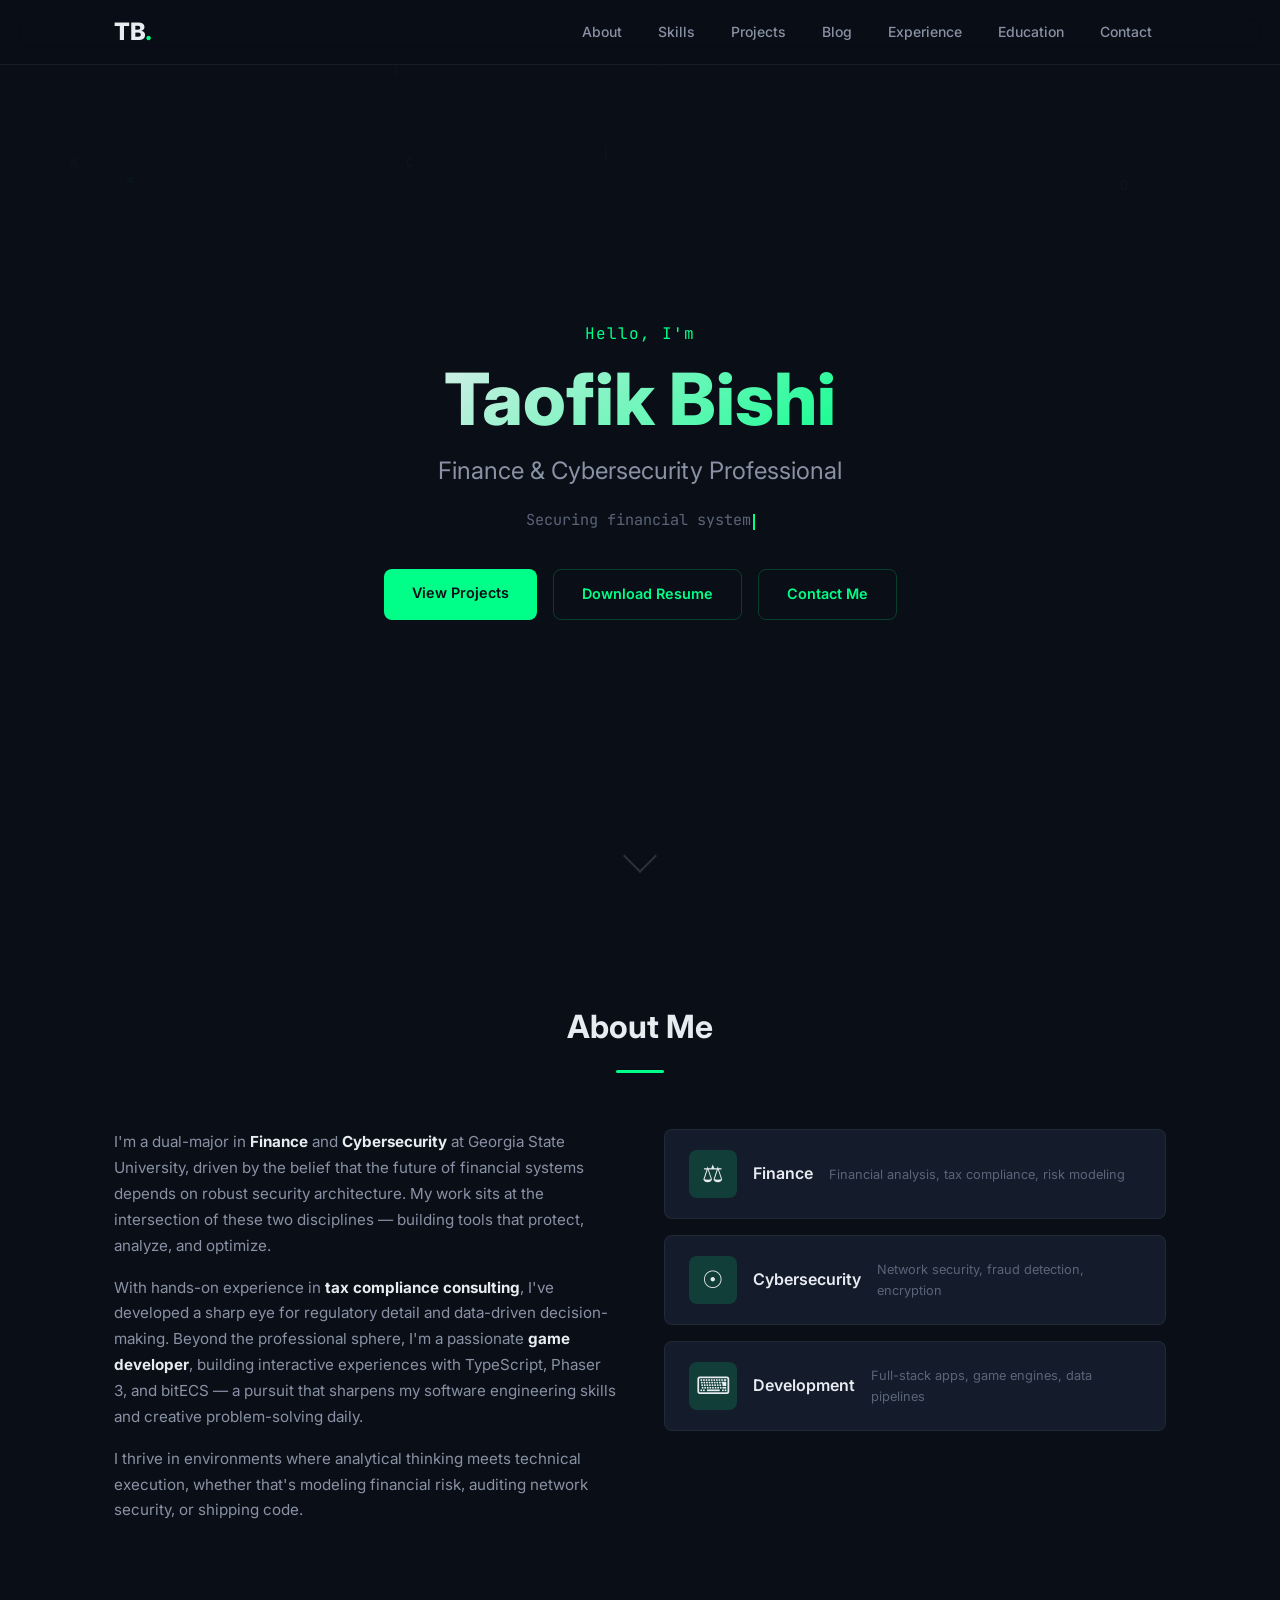
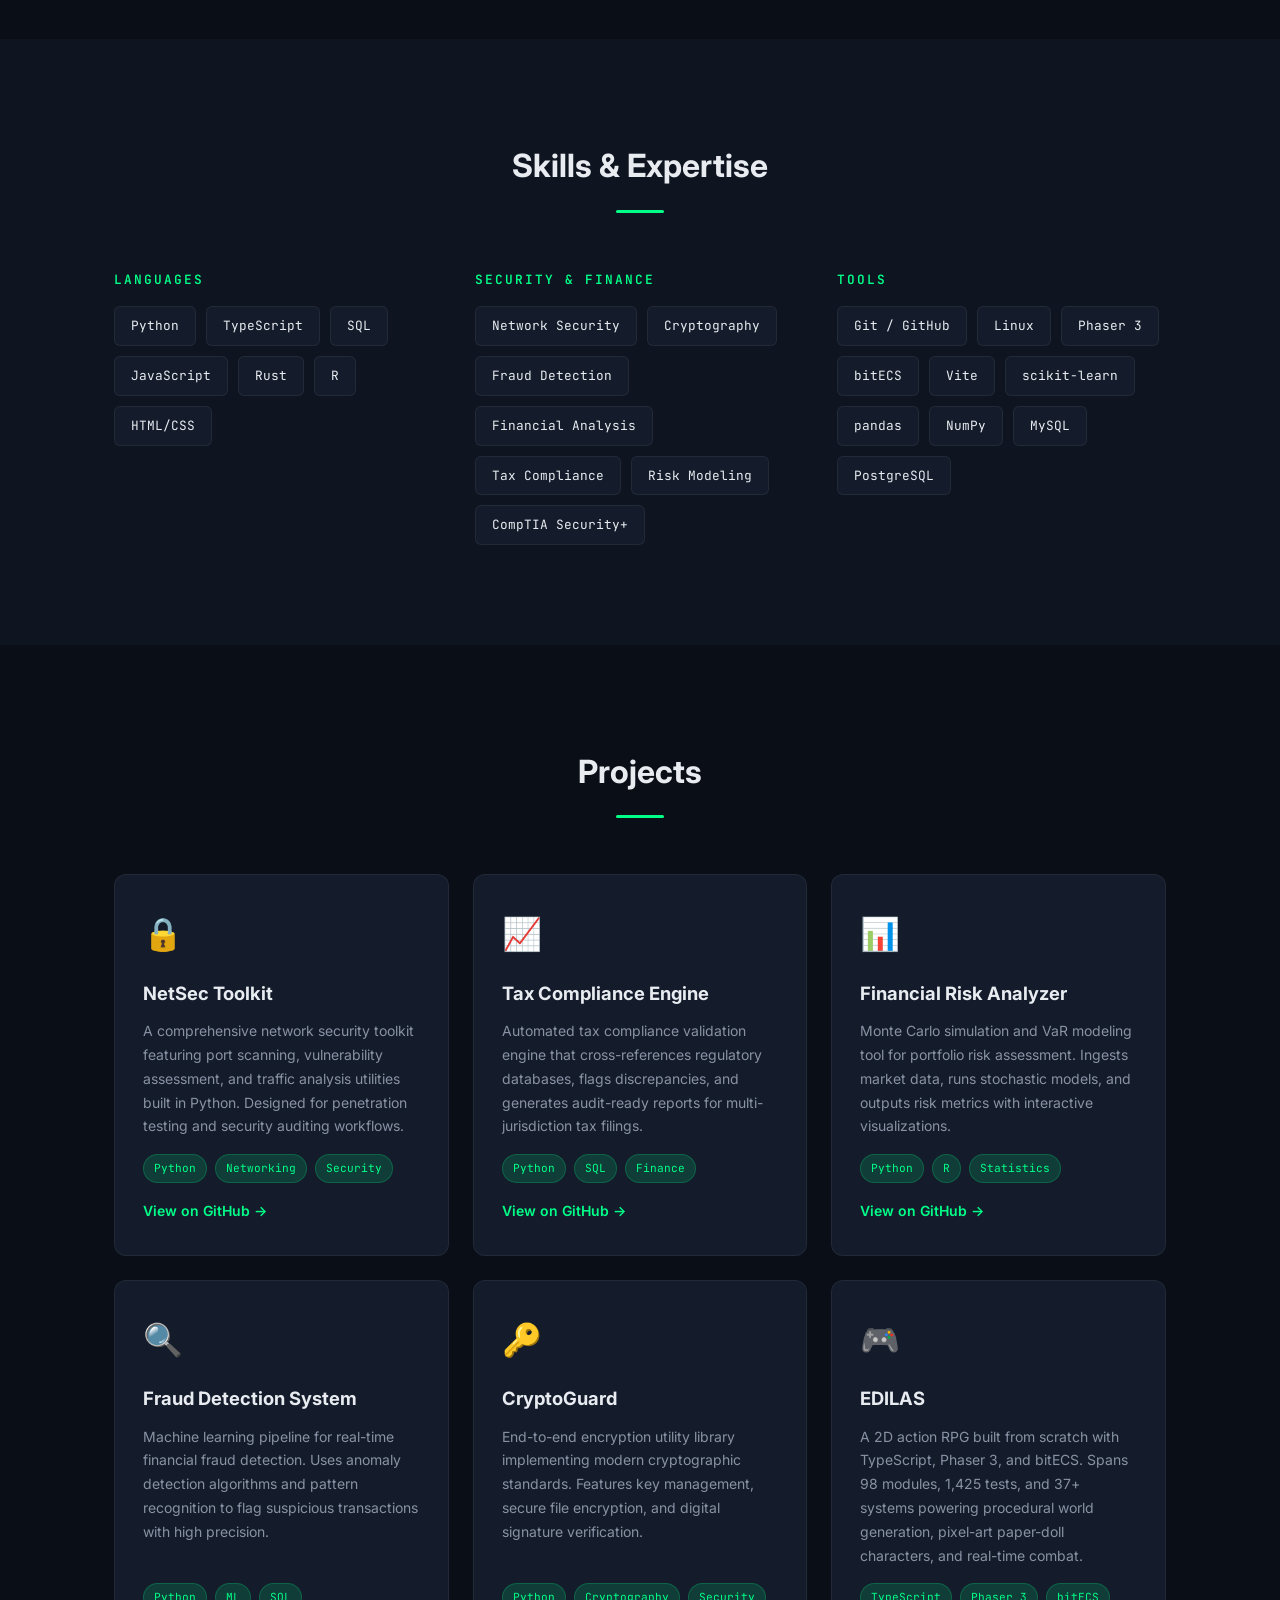
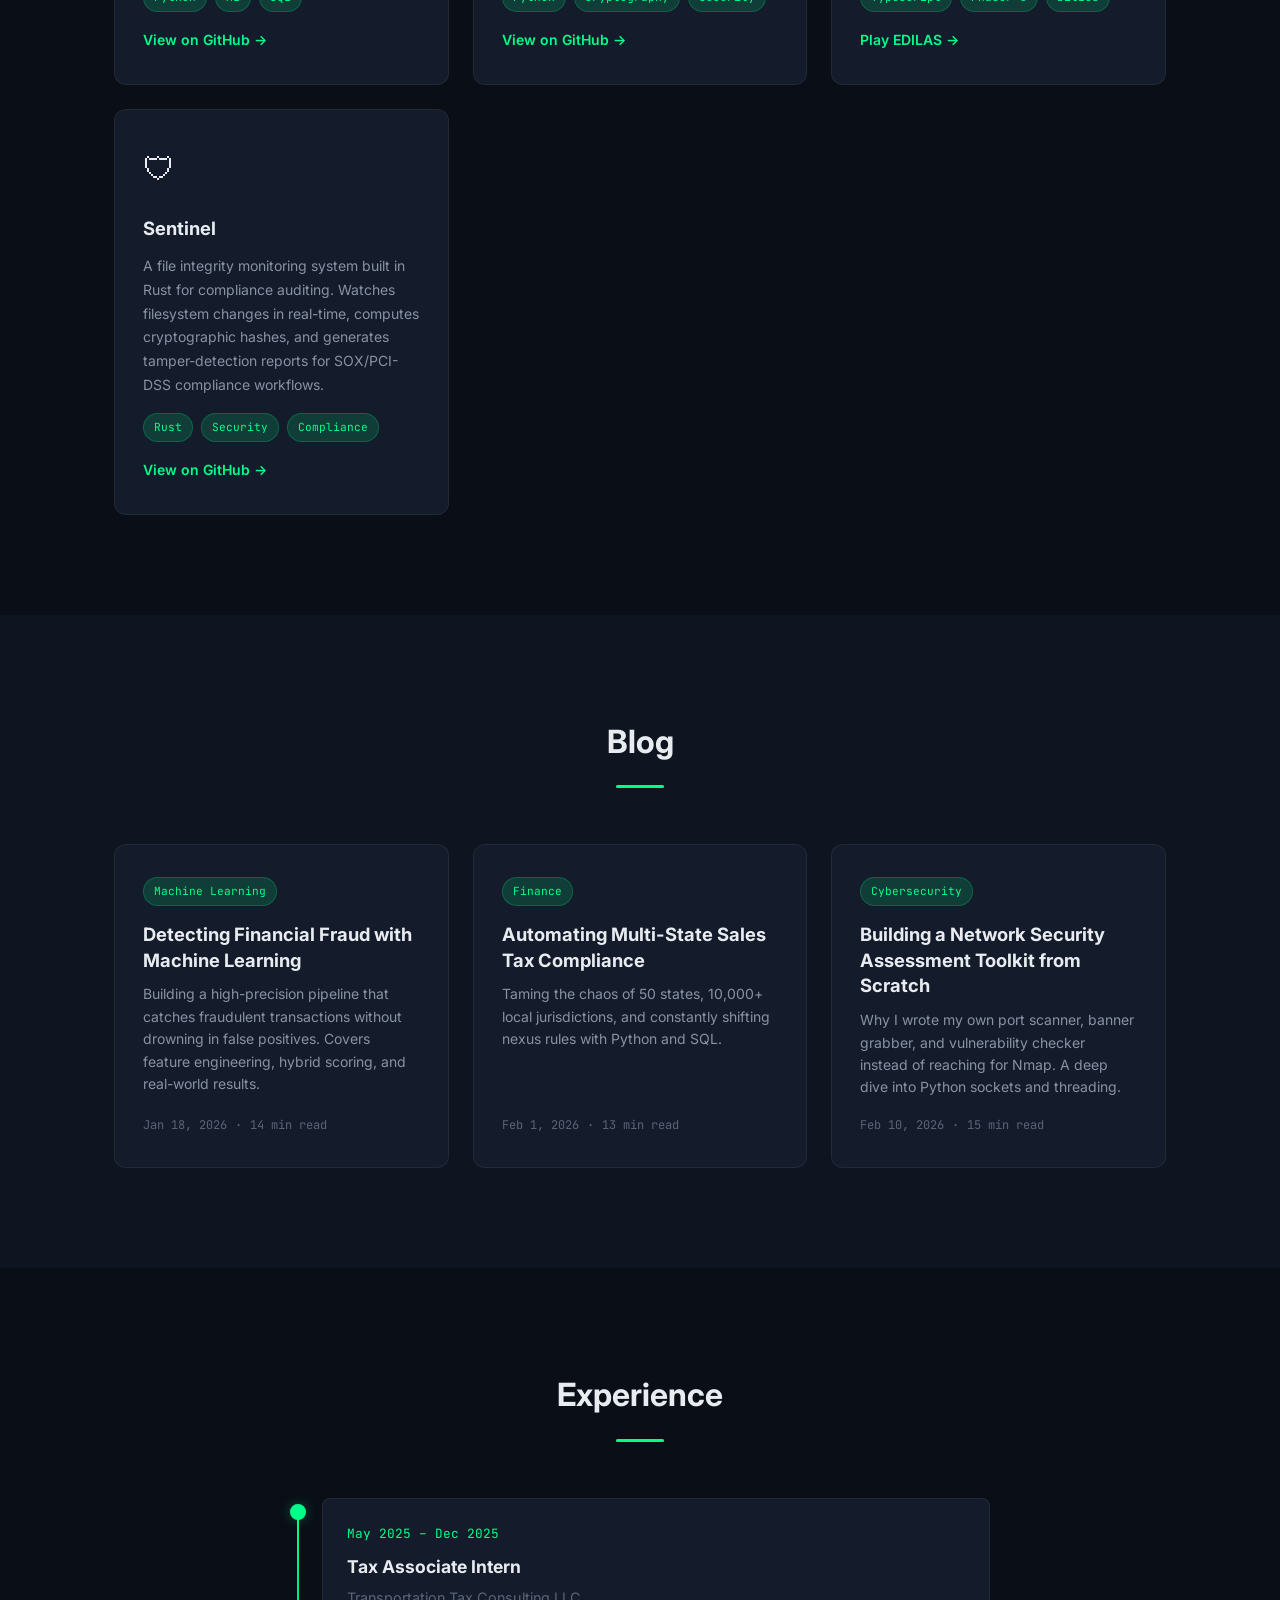
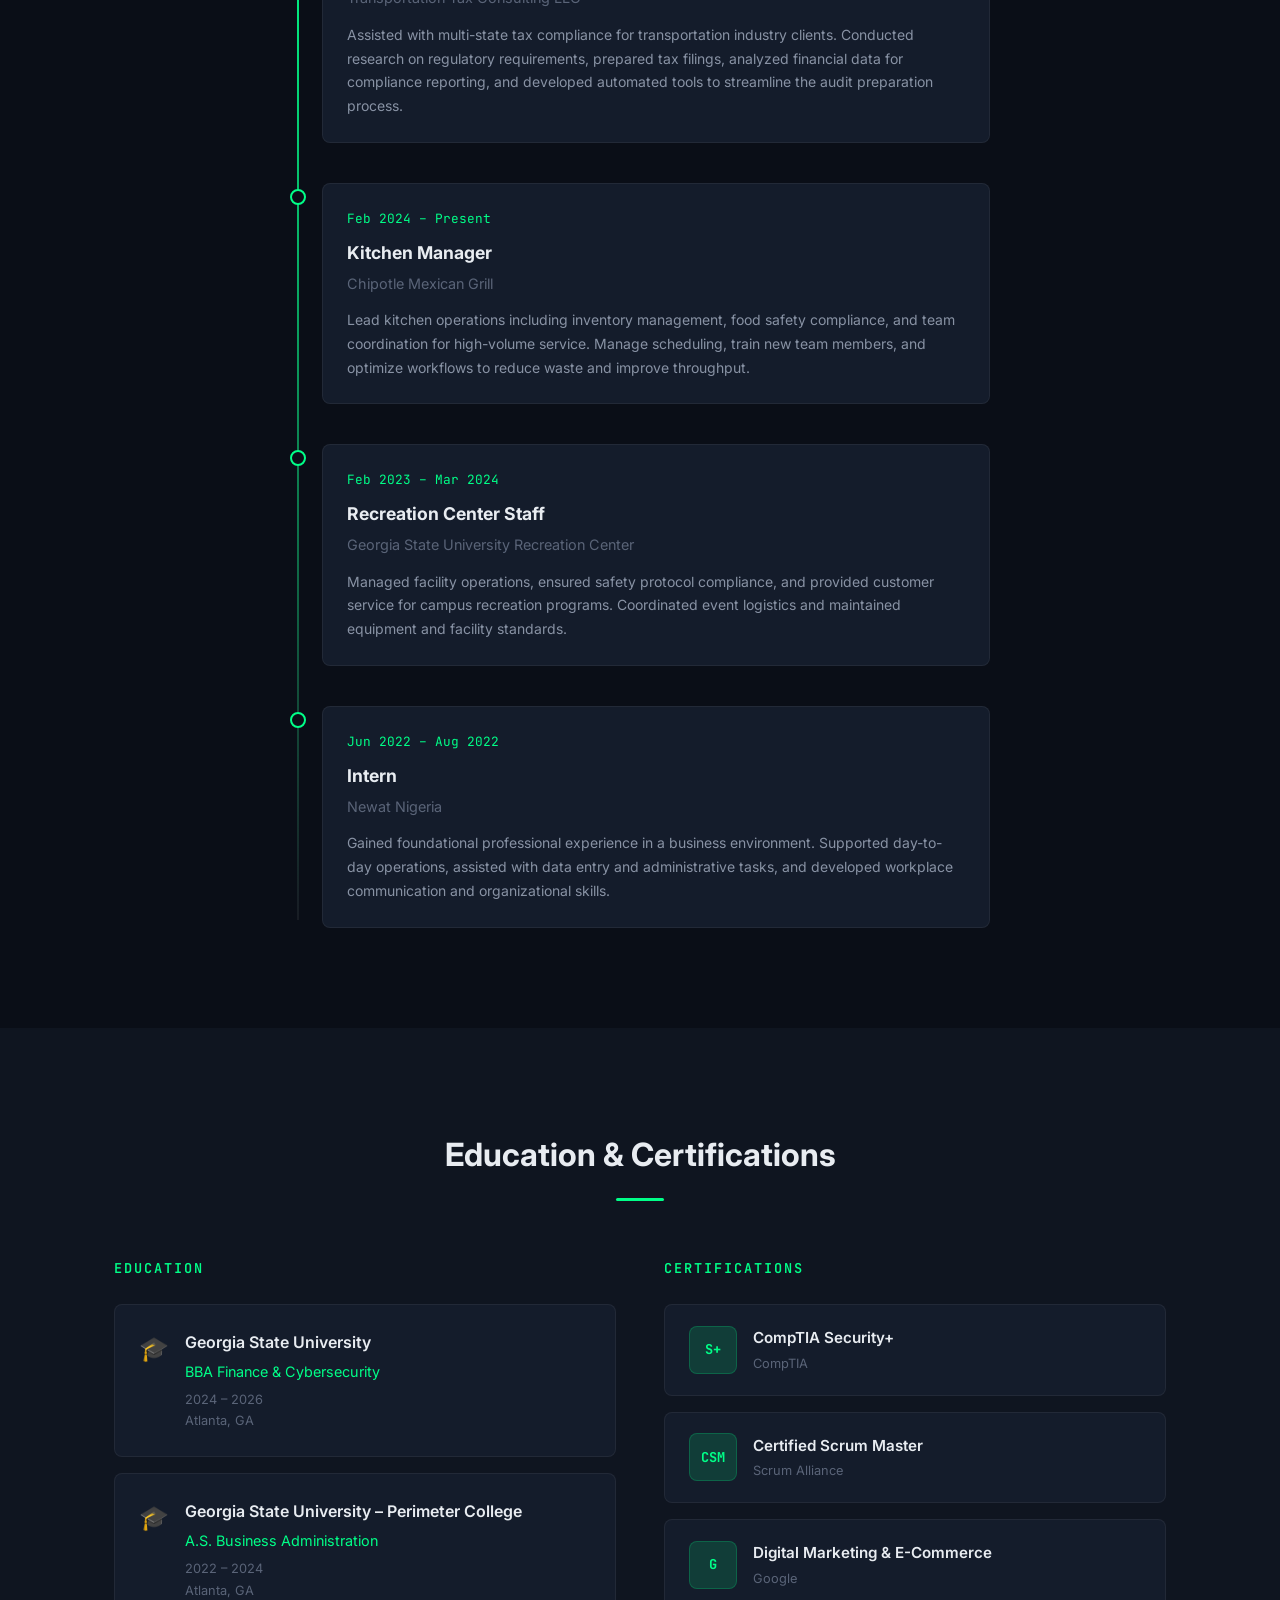
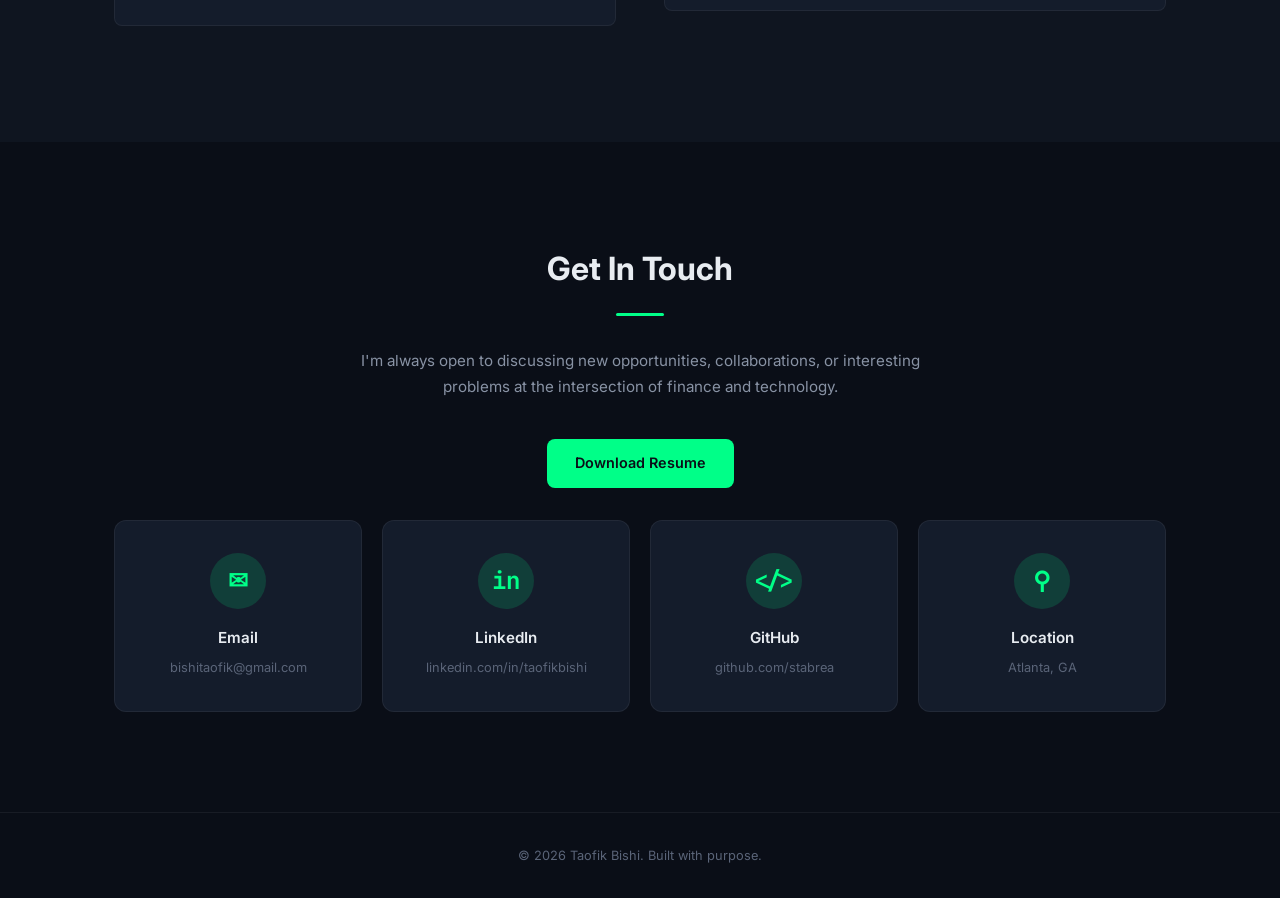
<file: index.html>
<!DOCTYPE html>
<html lang="en">
<head>
  <meta charset="UTF-8">
  <meta name="viewport" content="width=device-width, initial-scale=1.0">
  <meta name="description" content="Taofik Bishi — Finance & Cybersecurity Professional. Portfolio showcasing projects in financial analysis, cybersecurity, machine learning, and software development.">
  <meta name="keywords" content="Taofik Bishi, finance, cybersecurity, portfolio, fraud detection, tax compliance, network security, Python, machine learning, Georgia State University">
  <meta name="author" content="Taofik Bishi">
  <link rel="canonical" href="https://stabrea.github.io/">

  <!-- Open Graph -->
  <meta property="og:title" content="Taofik Bishi — Finance & Cybersecurity Professional">
  <meta property="og:description" content="Software developer specializing in financial systems, ML fraud detection, and cybersecurity tooling. GSU Honors College.">
  <meta property="og:image" content="https://stabrea.github.io/og-image.png">
  <meta property="og:url" content="https://stabrea.github.io">
  <meta property="og:type" content="website">
  <meta property="og:site_name" content="Taofik Bishi Portfolio">

  <!-- Twitter Card -->
  <meta name="twitter:card" content="summary_large_image">
  <meta name="twitter:title" content="Taofik Bishi | Finance & Cybersecurity Professional">
  <meta name="twitter:description" content="Portfolio showcasing projects in financial analysis, cybersecurity, machine learning, and software development.">
  <meta name="twitter:image" content="https://stabrea.github.io/og-image.png">

  <!-- Structured Data -->
  <script type="application/ld+json">
  {
    "@context": "https://schema.org",
    "@type": "Person",
    "name": "Taofik Bishi",
    "jobTitle": "Finance & Cybersecurity Professional",
    "url": "https://stabrea.github.io",
    "sameAs": [
      "https://github.com/stabrea",
      "https://linkedin.com/in/taofikbishi"
    ],
    "email": "bishitaofik@gmail.com",
    "alumniOf": {
      "@type": "CollegeOrUniversity",
      "name": "Georgia State University"
    },
    "knowsAbout": ["Finance", "Cybersecurity", "Machine Learning", "Python", "SQL", "Tax Compliance"]
  }
  </script>

  <link rel="icon" href="data:image/svg+xml,<svg xmlns='http://www.w3.org/2000/svg' viewBox='0 0 100 100'><text y='.9em' font-size='90'>&#x1f6e1;</text></svg>">
  <title>Taofik Bishi | Finance &amp; Cybersecurity Professional</title>
  <link rel="preconnect" href="https://fonts.googleapis.com">
  <link rel="preconnect" href="https://fonts.gstatic.com" crossorigin>
  <link href="https://fonts.googleapis.com/css2?family=Inter:wght@300;400;500;600;700;800&family=JetBrains+Mono:wght@400;500&display=swap" rel="stylesheet">
  <link rel="stylesheet" href="styles.css">
  <style>
    .skills-categories {
      display: grid;
      grid-template-columns: repeat(auto-fit, minmax(280px, 1fr));
      gap: 32px;
    }
    .skills-category-title {
      font-family: var(--font-mono);
      font-size: 0.8rem;
      font-weight: 600;
      text-transform: uppercase;
      letter-spacing: 2px;
      color: var(--accent);
      margin-bottom: 16px;
    }
    .skills-tag-grid {
      display: flex;
      flex-wrap: wrap;
      gap: 10px;
    }
    .skill-badge {
      font-family: var(--font-mono);
      font-size: 0.8rem;
      padding: 8px 16px;
      background: var(--bg-card);
      color: var(--text-primary);
      border: 1px solid var(--border);
      border-radius: 6px;
      transition: border-color var(--transition), color var(--transition);
    }
    .skill-badge:hover {
      border-color: var(--accent);
      color: var(--accent);
    }
  </style>
</head>
<body>
  <!-- Matrix Background Canvas -->
  <canvas id="matrix-bg" aria-hidden="true"></canvas>

  <!-- Navigation -->
  <nav id="navbar" role="navigation" aria-label="Main navigation">
    <div class="nav-container">
      <a href="#hero" class="nav-logo">TB<span class="accent">.</span></a>
      <button class="hamburger" id="hamburger" aria-label="Toggle navigation menu" aria-expanded="false">
        <span></span>
        <span></span>
        <span></span>
      </button>
      <ul class="nav-links" id="nav-links" role="list">
        <li><a href="#about">About</a></li>
        <li><a href="#skills">Skills</a></li>
        <li><a href="#projects">Projects</a></li>
        <li><a href="#blog">Blog</a></li>
        <li><a href="#experience">Experience</a></li>
        <li><a href="#education">Education</a></li>
        <li><a href="#contact">Contact</a></li>
      </ul>
    </div>
  </nav>

  <!-- Hero Section -->
  <section id="hero" class="hero">
    <div class="hero-content">
      <p class="hero-greeting fade-in">Hello, I'm</p>
      <h1 class="hero-name fade-in">Taofik Bishi</h1>
      <h2 class="hero-title fade-in">Finance &amp; Cybersecurity Professional</h2>
      <p class="hero-tagline fade-in" id="typed-tagline"></p>
      <div class="hero-cta fade-in">
        <a href="#projects" class="btn btn-primary">View Projects</a>
        <a href="resume.html" class="btn btn-outline">Download Resume</a>
        <a href="#contact" class="btn btn-outline">Contact Me</a>
      </div>
    </div>
    <div class="hero-scroll-indicator" aria-hidden="true">
      <div class="scroll-arrow"></div>
    </div>
  </section>

  <!-- About Section -->
  <section id="about" class="section">
    <div class="container">
      <h2 class="section-title fade-in">About Me</h2>
      <div class="about-content fade-in">
        <div class="about-text">
          <p>
            I'm a dual-major in <strong>Finance</strong> and <strong>Cybersecurity</strong> at
            Georgia State University, driven by the belief that the future of financial systems
            depends on robust security architecture. My work sits at the intersection of these
            two disciplines — building tools that protect, analyze, and optimize.
          </p>
          <p>
            With hands-on experience in <strong>tax compliance consulting</strong>, I've developed
            a sharp eye for regulatory detail and data-driven decision-making. Beyond the
            professional sphere, I'm a passionate <strong>game developer</strong>, building
            interactive experiences with TypeScript, Phaser 3, and bitECS — a pursuit that sharpens my
            software engineering skills and creative problem-solving daily.
          </p>
          <p>
            I thrive in environments where analytical thinking meets technical execution, whether
            that's modeling financial risk, auditing network security, or shipping code.
          </p>
        </div>
        <div class="about-highlights">
          <div class="highlight-card">
            <span class="highlight-icon">&#9878;</span>
            <h3>Finance</h3>
            <p>Financial analysis, tax compliance, risk modeling</p>
          </div>
          <div class="highlight-card">
            <span class="highlight-icon">&#9737;</span>
            <h3>Cybersecurity</h3>
            <p>Network security, fraud detection, encryption</p>
          </div>
          <div class="highlight-card">
            <span class="highlight-icon">&#9000;</span>
            <h3>Development</h3>
            <p>Full-stack apps, game engines, data pipelines</p>
          </div>
        </div>
      </div>
    </div>
  </section>

  <!-- Skills Section -->
  <section id="skills" class="section section-alt">
    <div class="container">
      <h2 class="section-title fade-in">Skills &amp; Expertise</h2>
      <div class="skills-categories fade-in">

        <div class="skills-category">
          <h3 class="skills-category-title">Languages</h3>
          <div class="skills-tag-grid">
            <span class="skill-badge">Python</span>
            <span class="skill-badge">TypeScript</span>
            <span class="skill-badge">SQL</span>
            <span class="skill-badge">JavaScript</span>
            <span class="skill-badge">Rust</span>
            <span class="skill-badge">R</span>
            <span class="skill-badge">HTML/CSS</span>
          </div>
        </div>

        <div class="skills-category">
          <h3 class="skills-category-title">Security &amp; Finance</h3>
          <div class="skills-tag-grid">
            <span class="skill-badge">Network Security</span>
            <span class="skill-badge">Cryptography</span>
            <span class="skill-badge">Fraud Detection</span>
            <span class="skill-badge">Financial Analysis</span>
            <span class="skill-badge">Tax Compliance</span>
            <span class="skill-badge">Risk Modeling</span>
            <span class="skill-badge">CompTIA Security+</span>
          </div>
        </div>

        <div class="skills-category">
          <h3 class="skills-category-title">Tools</h3>
          <div class="skills-tag-grid">
            <span class="skill-badge">Git / GitHub</span>
            <span class="skill-badge">Linux</span>
            <span class="skill-badge">Phaser 3</span>
            <span class="skill-badge">bitECS</span>
            <span class="skill-badge">Vite</span>
            <span class="skill-badge">scikit-learn</span>
            <span class="skill-badge">pandas</span>
            <span class="skill-badge">NumPy</span>
            <span class="skill-badge">MySQL</span>
            <span class="skill-badge">PostgreSQL</span>
          </div>
        </div>

      </div>
    </div>
  </section>

  <!-- Projects Section -->
  <section id="projects" class="section">
    <div class="container">
      <h2 class="section-title fade-in">Projects</h2>
      <div class="projects-grid fade-in">

        <article class="project-card">
          <div class="project-icon">&#128274;</div>
          <h3 class="project-name">NetSec Toolkit</h3>
          <p class="project-desc">
            A comprehensive network security toolkit featuring port scanning, vulnerability
            assessment, and traffic analysis utilities built in Python. Designed for
            penetration testing and security auditing workflows.
          </p>
          <div class="project-tags">
            <span>Python</span><span>Networking</span><span>Security</span>
          </div>
          <a href="https://github.com/stabrea/netsec-toolkit" target="_blank" rel="noopener noreferrer" class="project-link">
            View on GitHub &rarr;
          </a>
        </article>

        <article class="project-card">
          <div class="project-icon">&#128200;</div>
          <h3 class="project-name">Tax Compliance Engine</h3>
          <p class="project-desc">
            Automated tax compliance validation engine that cross-references regulatory
            databases, flags discrepancies, and generates audit-ready reports for
            multi-jurisdiction tax filings.
          </p>
          <div class="project-tags">
            <span>Python</span><span>SQL</span><span>Finance</span>
          </div>
          <a href="https://github.com/stabrea/tax-compliance-engine" target="_blank" rel="noopener noreferrer" class="project-link">
            View on GitHub &rarr;
          </a>
        </article>

        <article class="project-card">
          <div class="project-icon">&#128202;</div>
          <h3 class="project-name">Financial Risk Analyzer</h3>
          <p class="project-desc">
            Monte Carlo simulation and VaR modeling tool for portfolio risk assessment.
            Ingests market data, runs stochastic models, and outputs risk metrics with
            interactive visualizations.
          </p>
          <div class="project-tags">
            <span>Python</span><span>R</span><span>Statistics</span>
          </div>
          <a href="https://github.com/stabrea/financial-risk-analyzer" target="_blank" rel="noopener noreferrer" class="project-link">
            View on GitHub &rarr;
          </a>
        </article>

        <article class="project-card">
          <div class="project-icon">&#128269;</div>
          <h3 class="project-name">Fraud Detection System</h3>
          <p class="project-desc">
            Machine learning pipeline for real-time financial fraud detection. Uses
            anomaly detection algorithms and pattern recognition to flag suspicious
            transactions with high precision.
          </p>
          <div class="project-tags">
            <span>Python</span><span>ML</span><span>SQL</span>
          </div>
          <a href="https://github.com/stabrea/fraud-detection-system" target="_blank" rel="noopener noreferrer" class="project-link">
            View on GitHub &rarr;
          </a>
        </article>

        <article class="project-card">
          <div class="project-icon">&#128273;</div>
          <h3 class="project-name">CryptoGuard</h3>
          <p class="project-desc">
            End-to-end encryption utility library implementing modern cryptographic
            standards. Features key management, secure file encryption, and digital
            signature verification.
          </p>
          <div class="project-tags">
            <span>Python</span><span>Cryptography</span><span>Security</span>
          </div>
          <a href="https://github.com/stabrea/cryptoguard" target="_blank" rel="noopener noreferrer" class="project-link">
            View on GitHub &rarr;
          </a>
        </article>

        <article class="project-card">
          <div class="project-icon">&#127918;</div>
          <h3 class="project-name">EDILAS</h3>
          <p class="project-desc">
            A 2D action RPG built from scratch with TypeScript, Phaser 3, and bitECS. Spans
            98 modules, 1,425 tests, and 37+ systems powering procedural world generation,
            pixel-art paper-doll characters, and real-time combat.
          </p>
          <div class="project-tags">
            <span>TypeScript</span><span>Phaser 3</span><span>bitECS</span>
          </div>
          <a href="https://stabrea.github.io/edilas-game/" target="_blank" rel="noopener noreferrer" class="project-link">
            Play EDILAS &rarr;
          </a>
        </article>

        <article class="project-card">
          <div class="project-icon">&#128737;</div>
          <h3 class="project-name">Sentinel</h3>
          <p class="project-desc">
            A file integrity monitoring system built in Rust for compliance auditing.
            Watches filesystem changes in real-time, computes cryptographic hashes, and
            generates tamper-detection reports for SOX/PCI-DSS compliance workflows.
          </p>
          <div class="project-tags">
            <span>Rust</span><span>Security</span><span>Compliance</span>
          </div>
          <a href="https://github.com/stabrea/sentinel" target="_blank" rel="noopener noreferrer" class="project-link">
            View on GitHub &rarr;
          </a>
        </article>

      </div>
    </div>
  </section>

  <!-- Blog Section -->
  <section id="blog" class="section section-alt">
    <div class="container">
      <h2 class="section-title fade-in">Blog</h2>
      <div class="blog-grid fade-in">

        <a href="blog/fraud-detection.html" class="blog-card">
          <div class="blog-card-tag">Machine Learning</div>
          <h3 class="blog-card-title">Detecting Financial Fraud with Machine Learning</h3>
          <p class="blog-card-excerpt">
            Building a high-precision pipeline that catches fraudulent transactions without drowning in false positives. Covers feature engineering, hybrid scoring, and real-world results.
          </p>
          <div class="blog-card-meta">
            <time datetime="2026-01-18">Jan 18, 2026</time>
            <span>&middot;</span>
            <span>14 min read</span>
          </div>
        </a>

        <a href="blog/tax-compliance.html" class="blog-card">
          <div class="blog-card-tag">Finance</div>
          <h3 class="blog-card-title">Automating Multi-State Sales Tax Compliance</h3>
          <p class="blog-card-excerpt">
            Taming the chaos of 50 states, 10,000+ local jurisdictions, and constantly shifting nexus rules with Python and SQL.
          </p>
          <div class="blog-card-meta">
            <time datetime="2026-02-01">Feb 1, 2026</time>
            <span>&middot;</span>
            <span>13 min read</span>
          </div>
        </a>

        <a href="blog/network-security.html" class="blog-card">
          <div class="blog-card-tag">Cybersecurity</div>
          <h3 class="blog-card-title">Building a Network Security Assessment Toolkit from Scratch</h3>
          <p class="blog-card-excerpt">
            Why I wrote my own port scanner, banner grabber, and vulnerability checker instead of reaching for Nmap. A deep dive into Python sockets and threading.
          </p>
          <div class="blog-card-meta">
            <time datetime="2026-02-10">Feb 10, 2026</time>
            <span>&middot;</span>
            <span>15 min read</span>
          </div>
        </a>

      </div>
    </div>
  </section>

  <!-- Experience Section -->
  <section id="experience" class="section">
    <div class="container">
      <h2 class="section-title fade-in">Experience</h2>
      <div class="timeline fade-in">

        <div class="timeline-item">
          <div class="timeline-marker"></div>
          <div class="timeline-content">
            <span class="timeline-date">May 2025 &ndash; Dec 2025</span>
            <h3>Tax Associate Intern</h3>
            <h4>Transportation Tax Consulting LLC</h4>
            <p>
              Assisted with multi-state tax compliance for transportation industry clients.
              Conducted research on regulatory requirements, prepared tax filings, analyzed
              financial data for compliance reporting, and developed automated tools to
              streamline the audit preparation process.
            </p>
          </div>
        </div>

        <div class="timeline-item">
          <div class="timeline-marker"></div>
          <div class="timeline-content">
            <span class="timeline-date">Feb 2024 &ndash; Present</span>
            <h3>Kitchen Manager</h3>
            <h4>Chipotle Mexican Grill</h4>
            <p>
              Lead kitchen operations including inventory management, food safety compliance,
              and team coordination for high-volume service. Manage scheduling, train new
              team members, and optimize workflows to reduce waste and improve throughput.
            </p>
          </div>
        </div>

        <div class="timeline-item">
          <div class="timeline-marker"></div>
          <div class="timeline-content">
            <span class="timeline-date">Feb 2023 &ndash; Mar 2024</span>
            <h3>Recreation Center Staff</h3>
            <h4>Georgia State University Recreation Center</h4>
            <p>
              Managed facility operations, ensured safety protocol compliance, and provided
              customer service for campus recreation programs. Coordinated event logistics
              and maintained equipment and facility standards.
            </p>
          </div>
        </div>

        <div class="timeline-item">
          <div class="timeline-marker"></div>
          <div class="timeline-content">
            <span class="timeline-date">Jun 2022 &ndash; Aug 2022</span>
            <h3>Intern</h3>
            <h4>Newat Nigeria</h4>
            <p>
              Gained foundational professional experience in a business environment.
              Supported day-to-day operations, assisted with data entry and administrative
              tasks, and developed workplace communication and organizational skills.
            </p>
          </div>
        </div>

      </div>
    </div>
  </section>

  <!-- Education & Certifications Section -->
  <section id="education" class="section section-alt">
    <div class="container">
      <h2 class="section-title fade-in">Education &amp; Certifications</h2>
      <div class="education-grid fade-in">

        <div class="education-column">
          <h3 class="subsection-title">Education</h3>

          <div class="edu-card">
            <div class="edu-icon">&#127891;</div>
            <div class="edu-details">
              <h4>Georgia State University</h4>
              <p class="edu-degree">BBA Finance &amp; Cybersecurity</p>
              <p class="edu-date">2024 &ndash; 2026</p>
              <p class="edu-location">Atlanta, GA</p>
            </div>
          </div>

          <div class="edu-card">
            <div class="edu-icon">&#127891;</div>
            <div class="edu-details">
              <h4>Georgia State University &ndash; Perimeter College</h4>
              <p class="edu-degree">A.S. Business Administration</p>
              <p class="edu-date">2022 &ndash; 2024</p>
              <p class="edu-location">Atlanta, GA</p>
            </div>
          </div>
        </div>

        <div class="education-column">
          <h3 class="subsection-title">Certifications</h3>

          <div class="cert-card">
            <div class="cert-badge">S+</div>
            <div class="cert-details">
              <h4>CompTIA Security+</h4>
              <p>CompTIA</p>
            </div>
          </div>

          <div class="cert-card">
            <div class="cert-badge">CSM</div>
            <div class="cert-details">
              <h4>Certified Scrum Master</h4>
              <p>Scrum Alliance</p>
            </div>
          </div>

          <div class="cert-card">
            <div class="cert-badge">G</div>
            <div class="cert-details">
              <h4>Digital Marketing &amp; E-Commerce</h4>
              <p>Google</p>
            </div>
          </div>
        </div>

      </div>
    </div>
  </section>

  <!-- Contact Section -->
  <section id="contact" class="section">
    <div class="container">
      <h2 class="section-title fade-in">Get In Touch</h2>
      <p class="contact-intro fade-in">
        I'm always open to discussing new opportunities, collaborations, or interesting
        problems at the intersection of finance and technology.
      </p>
      <div class="contact-resume fade-in">
        <a href="resume.html" class="btn btn-primary">Download Resume</a>
      </div>
      <div class="contact-grid fade-in">

        <a href="mailto:bishitaofik@gmail.com" class="contact-card">
          <div class="contact-icon">&#9993;</div>
          <h3>Email</h3>
          <p>bishitaofik@gmail.com</p>
        </a>

        <a href="https://linkedin.com/in/taofikbishi" target="_blank" rel="noopener noreferrer" class="contact-card">
          <div class="contact-icon">in</div>
          <h3>LinkedIn</h3>
          <p>linkedin.com/in/taofikbishi</p>
        </a>

        <a href="https://github.com/stabrea" target="_blank" rel="noopener noreferrer" class="contact-card">
          <div class="contact-icon">&lt;/&gt;</div>
          <h3>GitHub</h3>
          <p>github.com/stabrea</p>
        </a>

        <div class="contact-card">
          <div class="contact-icon">&#9906;</div>
          <h3>Location</h3>
          <p>Atlanta, GA</p>
        </div>

      </div>
    </div>
  </section>

  <!-- Footer -->
  <footer class="footer">
    <div class="container">
      <p>&copy; 2026 Taofik Bishi. Built with purpose.</p>
    </div>
  </footer>

  <script src="script.js"></script>
</body>
</html>
</file>
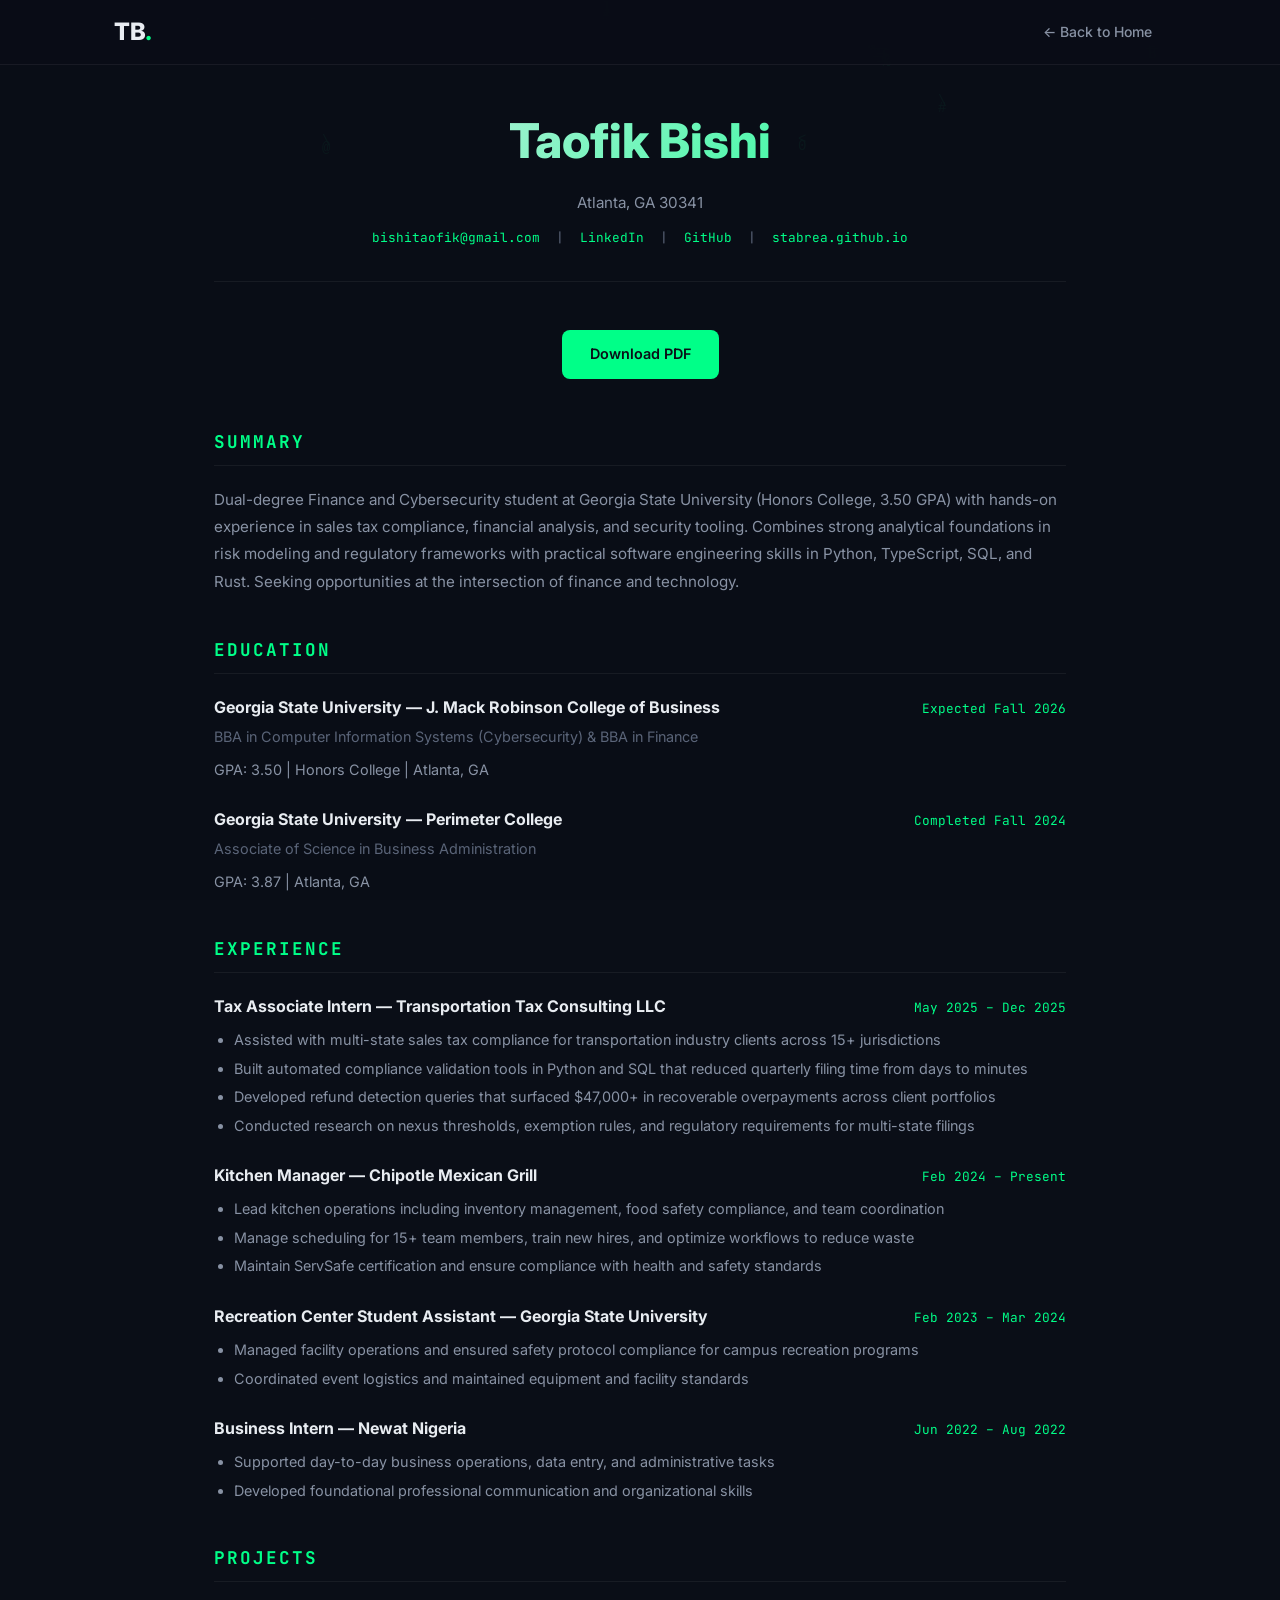
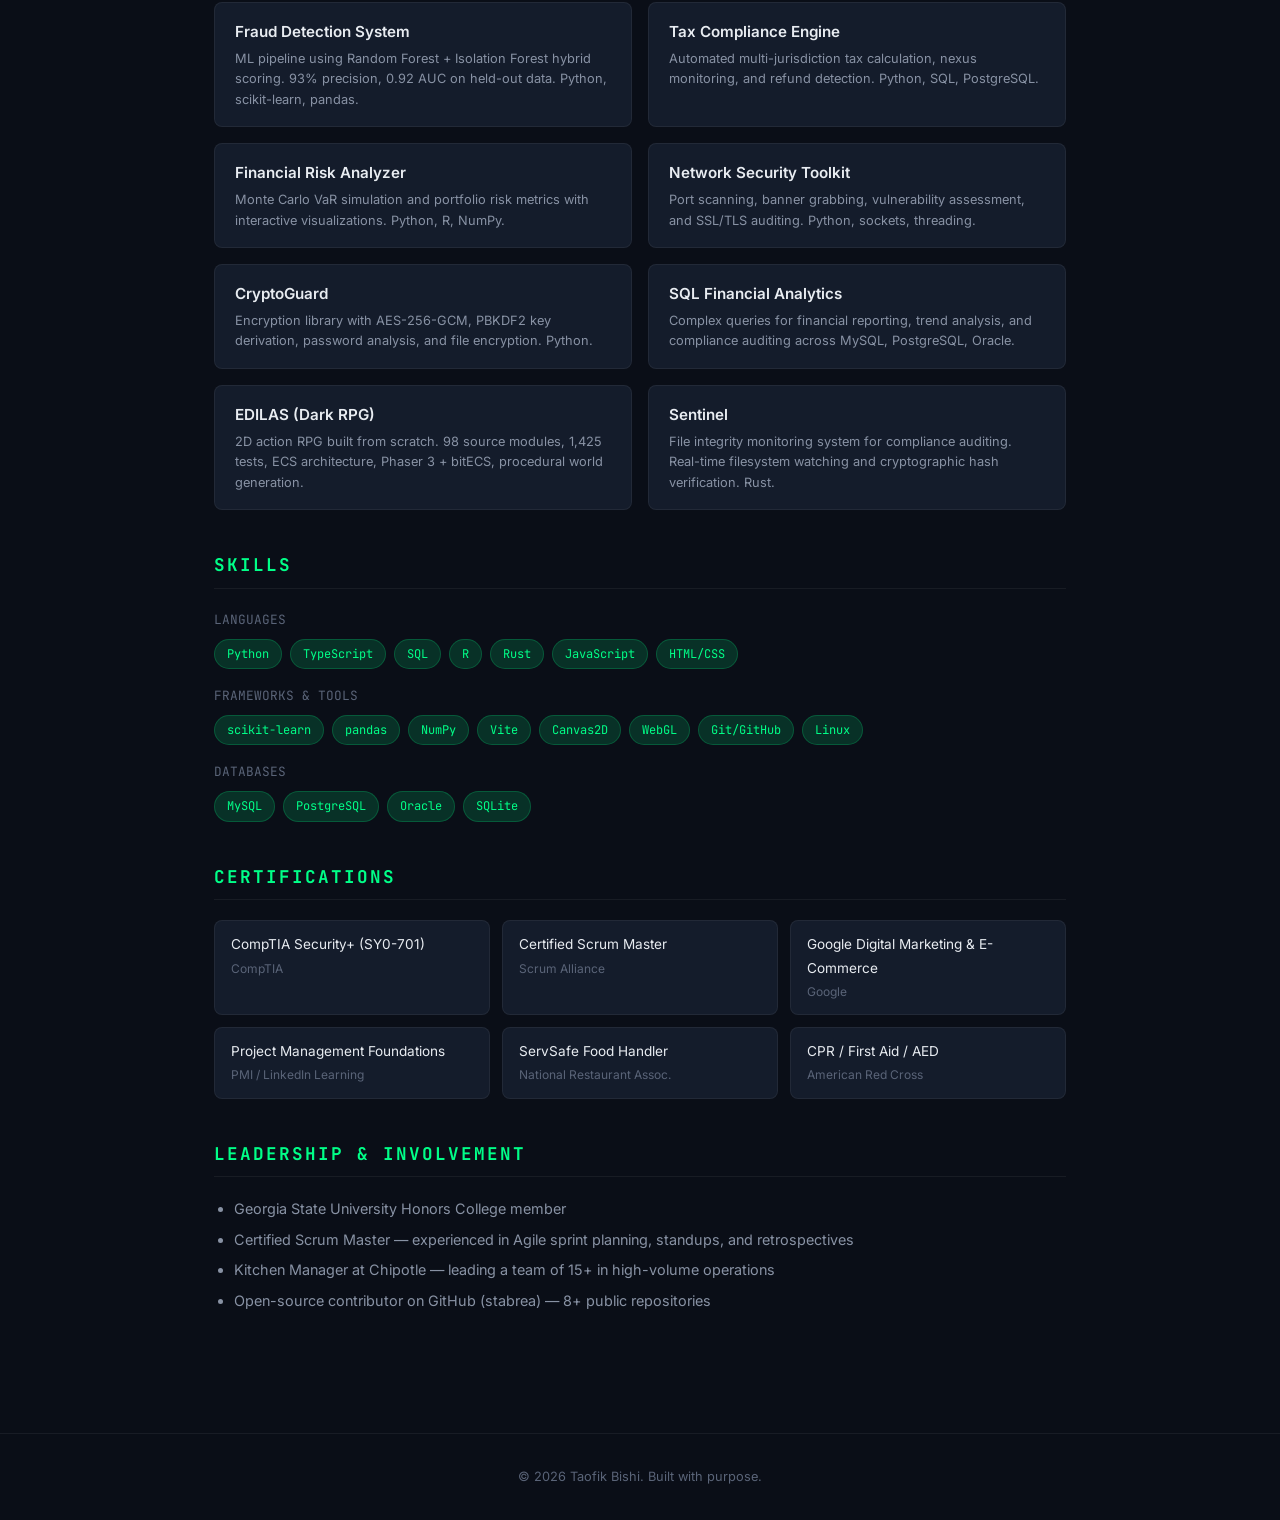
<file: resume.html>
<!DOCTYPE html>
<html lang="en">
<head>
  <meta charset="UTF-8">
  <meta name="viewport" content="width=device-width, initial-scale=1.0">
  <meta name="description" content="Resume of Taofik Bishi — Dual-degree Finance and Cybersecurity student at Georgia State University with experience in tax compliance, financial analysis, and security tooling.">
  <meta name="author" content="Taofik Bishi">
  <meta property="og:title" content="Resume — Taofik Bishi">
  <meta property="og:description" content="Dual-degree Finance and Cybersecurity student at GSU with hands-on experience in sales tax compliance, financial analysis, and security tooling.">
  <meta property="og:type" content="website">
  <meta property="og:url" content="https://stabrea.github.io/resume.html">
  <link rel="icon" href="data:image/svg+xml,<svg xmlns='http://www.w3.org/2000/svg' viewBox='0 0 100 100'><text y='.9em' font-size='90'>&#x1f6e1;</text></svg>">
  <title>Resume | Taofik Bishi</title>
  <link rel="preconnect" href="https://fonts.googleapis.com">
  <link rel="preconnect" href="https://fonts.gstatic.com" crossorigin>
  <link href="https://fonts.googleapis.com/css2?family=Inter:wght@300;400;500;600;700;800&family=JetBrains+Mono:wght@400;500&display=swap" rel="stylesheet">
  <link rel="stylesheet" href="styles.css">
  <style>
    .resume-page {
      position: relative;
      z-index: 1;
      max-width: 900px;
      margin: 0 auto;
      padding: 100px 24px 80px;
    }
    .resume-header {
      text-align: center;
      margin-bottom: 48px;
      padding-bottom: 32px;
      border-bottom: 1px solid var(--border);
    }
    .resume-header h1 {
      font-size: clamp(2rem, 5vw, 3rem);
      font-weight: 800;
      margin-bottom: 8px;
      background: linear-gradient(135deg, var(--text-primary) 0%, var(--accent) 100%);
      -webkit-background-clip: text;
      -webkit-text-fill-color: transparent;
      background-clip: text;
    }
    .resume-header .resume-location {
      color: var(--text-secondary);
      font-size: 0.95rem;
      margin-bottom: 12px;
    }
    .resume-links {
      display: flex;
      flex-wrap: wrap;
      justify-content: center;
      gap: 16px;
      font-family: var(--font-mono);
      font-size: 0.8rem;
    }
    .resume-links a {
      color: var(--accent);
    }
    .resume-links span {
      color: var(--text-muted);
    }
    .resume-download-bar {
      text-align: center;
      margin-bottom: 48px;
    }
    .resume-section {
      margin-bottom: 40px;
    }
    .resume-section-title {
      font-size: 1.1rem;
      font-weight: 700;
      text-transform: uppercase;
      letter-spacing: 2px;
      color: var(--accent);
      font-family: var(--font-mono);
      margin-bottom: 20px;
      padding-bottom: 8px;
      border-bottom: 1px solid var(--border);
    }
    .resume-summary {
      color: var(--text-secondary);
      font-size: 0.95rem;
      line-height: 1.8;
    }
    .resume-entry {
      margin-bottom: 24px;
    }
    .resume-entry-header {
      display: flex;
      justify-content: space-between;
      align-items: baseline;
      flex-wrap: wrap;
      gap: 8px;
      margin-bottom: 4px;
    }
    .resume-entry-title {
      font-size: 1rem;
      font-weight: 700;
      color: var(--text-primary);
    }
    .resume-entry-date {
      font-family: var(--font-mono);
      font-size: 0.8rem;
      color: var(--accent);
      white-space: nowrap;
    }
    .resume-entry-subtitle {
      font-size: 0.9rem;
      color: var(--text-muted);
      margin-bottom: 8px;
    }
    .resume-entry p,
    .resume-entry li {
      color: var(--text-secondary);
      font-size: 0.9rem;
      line-height: 1.7;
    }
    .resume-entry ul {
      padding-left: 20px;
      margin-top: 8px;
    }
    .resume-entry li {
      margin-bottom: 4px;
    }
    .resume-projects-grid {
      display: grid;
      grid-template-columns: 1fr 1fr;
      gap: 16px;
    }
    .resume-project {
      background: var(--bg-card);
      border: 1px solid var(--border);
      border-radius: var(--radius);
      padding: 16px 20px;
    }
    .resume-project h4 {
      font-size: 0.95rem;
      font-weight: 600;
      margin-bottom: 4px;
    }
    .resume-project p {
      color: var(--text-secondary);
      font-size: 0.8rem;
      line-height: 1.6;
    }
    .resume-skills-list {
      display: flex;
      flex-wrap: wrap;
      gap: 8px;
    }
    .resume-skills-list span {
      font-family: var(--font-mono);
      font-size: 0.75rem;
      padding: 4px 12px;
      background: var(--accent-dim);
      color: var(--accent);
      border-radius: 20px;
      border: 1px solid var(--border-accent);
    }
    .resume-certs-grid {
      display: grid;
      grid-template-columns: repeat(auto-fill, minmax(220px, 1fr));
      gap: 12px;
    }
    .resume-cert {
      background: var(--bg-card);
      border: 1px solid var(--border);
      border-radius: var(--radius);
      padding: 12px 16px;
      font-size: 0.85rem;
      color: var(--text-primary);
    }
    .resume-cert small {
      display: block;
      color: var(--text-muted);
      font-size: 0.75rem;
      margin-top: 2px;
    }
    .resume-leadership-list li {
      color: var(--text-secondary);
      font-size: 0.9rem;
      margin-bottom: 6px;
    }


    @media (max-width: 640px) {
      .resume-page { padding: 90px 16px 60px; }
      .resume-entry-header { flex-direction: column; }
      .resume-projects-grid { grid-template-columns: 1fr; }
      .resume-links { flex-direction: column; gap: 8px; }
    }
  </style>
</head>
<body>
  <canvas id="matrix-bg" aria-hidden="true"></canvas>

  <!-- Navigation -->
  <nav id="navbar" class="scrolled" role="navigation" aria-label="Resume navigation">
    <div class="nav-container">
      <a href="index.html" class="nav-logo">TB<span class="accent">.</span></a>
      <ul class="nav-links" id="nav-links" role="list">
        <li><a href="index.html">&larr; Back to Home</a></li>
      </ul>
    </div>
  </nav>

  <!-- Resume Content -->
  <div class="resume-page">
    <header class="resume-header">
      <h1>Taofik Bishi</h1>
      <p class="resume-location">Atlanta, GA 30341</p>
      <div class="resume-links">
        <a href="mailto:bishitaofik@gmail.com">bishitaofik@gmail.com</a>
        <span>|</span>
        <a href="https://linkedin.com/in/taofikbishi" target="_blank" rel="noopener noreferrer">LinkedIn</a>
        <span>|</span>
        <a href="https://github.com/stabrea" target="_blank" rel="noopener noreferrer">GitHub</a>
        <span>|</span>
        <a href="https://stabrea.github.io" target="_blank" rel="noopener noreferrer">stabrea.github.io</a>
      </div>
    </header>

    <div class="resume-download-bar">
      <a href="Taofik_Bishi_Resume.pdf" download="Taofik_Bishi_Resume.pdf" class="btn btn-primary">Download PDF</a>
    </div>

    <!-- Summary -->
    <div class="resume-section">
      <h2 class="resume-section-title">Summary</h2>
      <p class="resume-summary">
        Dual-degree Finance and Cybersecurity student at Georgia State University (Honors College, 3.50 GPA) with hands-on experience in sales tax compliance, financial analysis, and security tooling. Combines strong analytical foundations in risk modeling and regulatory frameworks with practical software engineering skills in Python, TypeScript, SQL, and Rust. Seeking opportunities at the intersection of finance and technology.
      </p>
    </div>

    <!-- Education -->
    <div class="resume-section">
      <h2 class="resume-section-title">Education</h2>

      <div class="resume-entry">
        <div class="resume-entry-header">
          <span class="resume-entry-title">Georgia State University &mdash; J. Mack Robinson College of Business</span>
          <span class="resume-entry-date">Expected Fall 2026</span>
        </div>
        <div class="resume-entry-subtitle">BBA in Computer Information Systems (Cybersecurity) &amp; BBA in Finance</div>
        <p>GPA: 3.50 | Honors College | Atlanta, GA</p>
      </div>

      <div class="resume-entry">
        <div class="resume-entry-header">
          <span class="resume-entry-title">Georgia State University &mdash; Perimeter College</span>
          <span class="resume-entry-date">Completed Fall 2024</span>
        </div>
        <div class="resume-entry-subtitle">Associate of Science in Business Administration</div>
        <p>GPA: 3.87 | Atlanta, GA</p>
      </div>
    </div>

    <!-- Experience -->
    <div class="resume-section">
      <h2 class="resume-section-title">Experience</h2>

      <div class="resume-entry">
        <div class="resume-entry-header">
          <span class="resume-entry-title">Tax Associate Intern &mdash; Transportation Tax Consulting LLC</span>
          <span class="resume-entry-date">May 2025 &ndash; Dec 2025</span>
        </div>
        <ul>
          <li>Assisted with multi-state sales tax compliance for transportation industry clients across 15+ jurisdictions</li>
          <li>Built automated compliance validation tools in Python and SQL that reduced quarterly filing time from days to minutes</li>
          <li>Developed refund detection queries that surfaced $47,000+ in recoverable overpayments across client portfolios</li>
          <li>Conducted research on nexus thresholds, exemption rules, and regulatory requirements for multi-state filings</li>
        </ul>
      </div>

      <div class="resume-entry">
        <div class="resume-entry-header">
          <span class="resume-entry-title">Kitchen Manager &mdash; Chipotle Mexican Grill</span>
          <span class="resume-entry-date">Feb 2024 &ndash; Present</span>
        </div>
        <ul>
          <li>Lead kitchen operations including inventory management, food safety compliance, and team coordination</li>
          <li>Manage scheduling for 15+ team members, train new hires, and optimize workflows to reduce waste</li>
          <li>Maintain ServSafe certification and ensure compliance with health and safety standards</li>
        </ul>
      </div>

      <div class="resume-entry">
        <div class="resume-entry-header">
          <span class="resume-entry-title">Recreation Center Student Assistant &mdash; Georgia State University</span>
          <span class="resume-entry-date">Feb 2023 &ndash; Mar 2024</span>
        </div>
        <ul>
          <li>Managed facility operations and ensured safety protocol compliance for campus recreation programs</li>
          <li>Coordinated event logistics and maintained equipment and facility standards</li>
        </ul>
      </div>

      <div class="resume-entry">
        <div class="resume-entry-header">
          <span class="resume-entry-title">Business Intern &mdash; Newat Nigeria</span>
          <span class="resume-entry-date">Jun 2022 &ndash; Aug 2022</span>
        </div>
        <ul>
          <li>Supported day-to-day business operations, data entry, and administrative tasks</li>
          <li>Developed foundational professional communication and organizational skills</li>
        </ul>
      </div>
    </div>

    <!-- Projects -->
    <div class="resume-section">
      <h2 class="resume-section-title">Projects</h2>
      <div class="resume-projects-grid">
        <div class="resume-project">
          <h4>Fraud Detection System</h4>
          <p>ML pipeline using Random Forest + Isolation Forest hybrid scoring. 93% precision, 0.92 AUC on held-out data. Python, scikit-learn, pandas.</p>
        </div>
        <div class="resume-project">
          <h4>Tax Compliance Engine</h4>
          <p>Automated multi-jurisdiction tax calculation, nexus monitoring, and refund detection. Python, SQL, PostgreSQL.</p>
        </div>
        <div class="resume-project">
          <h4>Financial Risk Analyzer</h4>
          <p>Monte Carlo VaR simulation and portfolio risk metrics with interactive visualizations. Python, R, NumPy.</p>
        </div>
        <div class="resume-project">
          <h4>Network Security Toolkit</h4>
          <p>Port scanning, banner grabbing, vulnerability assessment, and SSL/TLS auditing. Python, sockets, threading.</p>
        </div>
        <div class="resume-project">
          <h4>CryptoGuard</h4>
          <p>Encryption library with AES-256-GCM, PBKDF2 key derivation, password analysis, and file encryption. Python.</p>
        </div>
        <div class="resume-project">
          <h4>SQL Financial Analytics</h4>
          <p>Complex queries for financial reporting, trend analysis, and compliance auditing across MySQL, PostgreSQL, Oracle.</p>
        </div>
        <div class="resume-project">
          <h4>EDILAS (Dark RPG)</h4>
          <p>2D action RPG built from scratch. 98 source modules, 1,425 tests, ECS architecture, Phaser 3 + bitECS, procedural world generation.</p>
        </div>
        <div class="resume-project">
          <h4>Sentinel</h4>
          <p>File integrity monitoring system for compliance auditing. Real-time filesystem watching and cryptographic hash verification. Rust.</p>
        </div>
      </div>
    </div>

    <!-- Skills -->
    <div class="resume-section">
      <h2 class="resume-section-title">Skills</h2>
      <div style="margin-bottom: 16px;">
        <p style="color: var(--text-muted); font-size: 0.8rem; font-family: var(--font-mono); margin-bottom: 8px;">LANGUAGES</p>
        <div class="resume-skills-list">
          <span>Python</span><span>TypeScript</span><span>SQL</span><span>R</span><span>Rust</span><span>JavaScript</span><span>HTML/CSS</span>
        </div>
      </div>
      <div style="margin-bottom: 16px;">
        <p style="color: var(--text-muted); font-size: 0.8rem; font-family: var(--font-mono); margin-bottom: 8px;">FRAMEWORKS & TOOLS</p>
        <div class="resume-skills-list">
          <span>scikit-learn</span><span>pandas</span><span>NumPy</span><span>Vite</span><span>Canvas2D</span><span>WebGL</span><span>Git/GitHub</span><span>Linux</span>
        </div>
      </div>
      <div>
        <p style="color: var(--text-muted); font-size: 0.8rem; font-family: var(--font-mono); margin-bottom: 8px;">DATABASES</p>
        <div class="resume-skills-list">
          <span>MySQL</span><span>PostgreSQL</span><span>Oracle</span><span>SQLite</span>
        </div>
      </div>
    </div>

    <!-- Certifications -->
    <div class="resume-section">
      <h2 class="resume-section-title">Certifications</h2>
      <div class="resume-certs-grid">
        <div class="resume-cert">CompTIA Security+ (SY0-701)<small>CompTIA</small></div>
        <div class="resume-cert">Certified Scrum Master<small>Scrum Alliance</small></div>
        <div class="resume-cert">Google Digital Marketing &amp; E-Commerce<small>Google</small></div>
        <div class="resume-cert">Project Management Foundations<small>PMI / LinkedIn Learning</small></div>
        <div class="resume-cert">ServSafe Food Handler<small>National Restaurant Assoc.</small></div>
        <div class="resume-cert">CPR / First Aid / AED<small>American Red Cross</small></div>
      </div>
    </div>

    <!-- Leadership -->
    <div class="resume-section">
      <h2 class="resume-section-title">Leadership &amp; Involvement</h2>
      <ul class="resume-leadership-list" style="padding-left: 20px;">
        <li>Georgia State University Honors College member</li>
        <li>Certified Scrum Master &mdash; experienced in Agile sprint planning, standups, and retrospectives</li>
        <li>Kitchen Manager at Chipotle &mdash; leading a team of 15+ in high-volume operations</li>
        <li>Open-source contributor on GitHub (stabrea) &mdash; 8+ public repositories</li>
      </ul>
    </div>
  </div>

  <!-- Footer -->
  <footer class="footer">
    <div class="container">
      <p>&copy; 2026 Taofik Bishi. Built with purpose.</p>
    </div>
  </footer>

  <script src="script.js"></script>
</body>
</html>
</file>
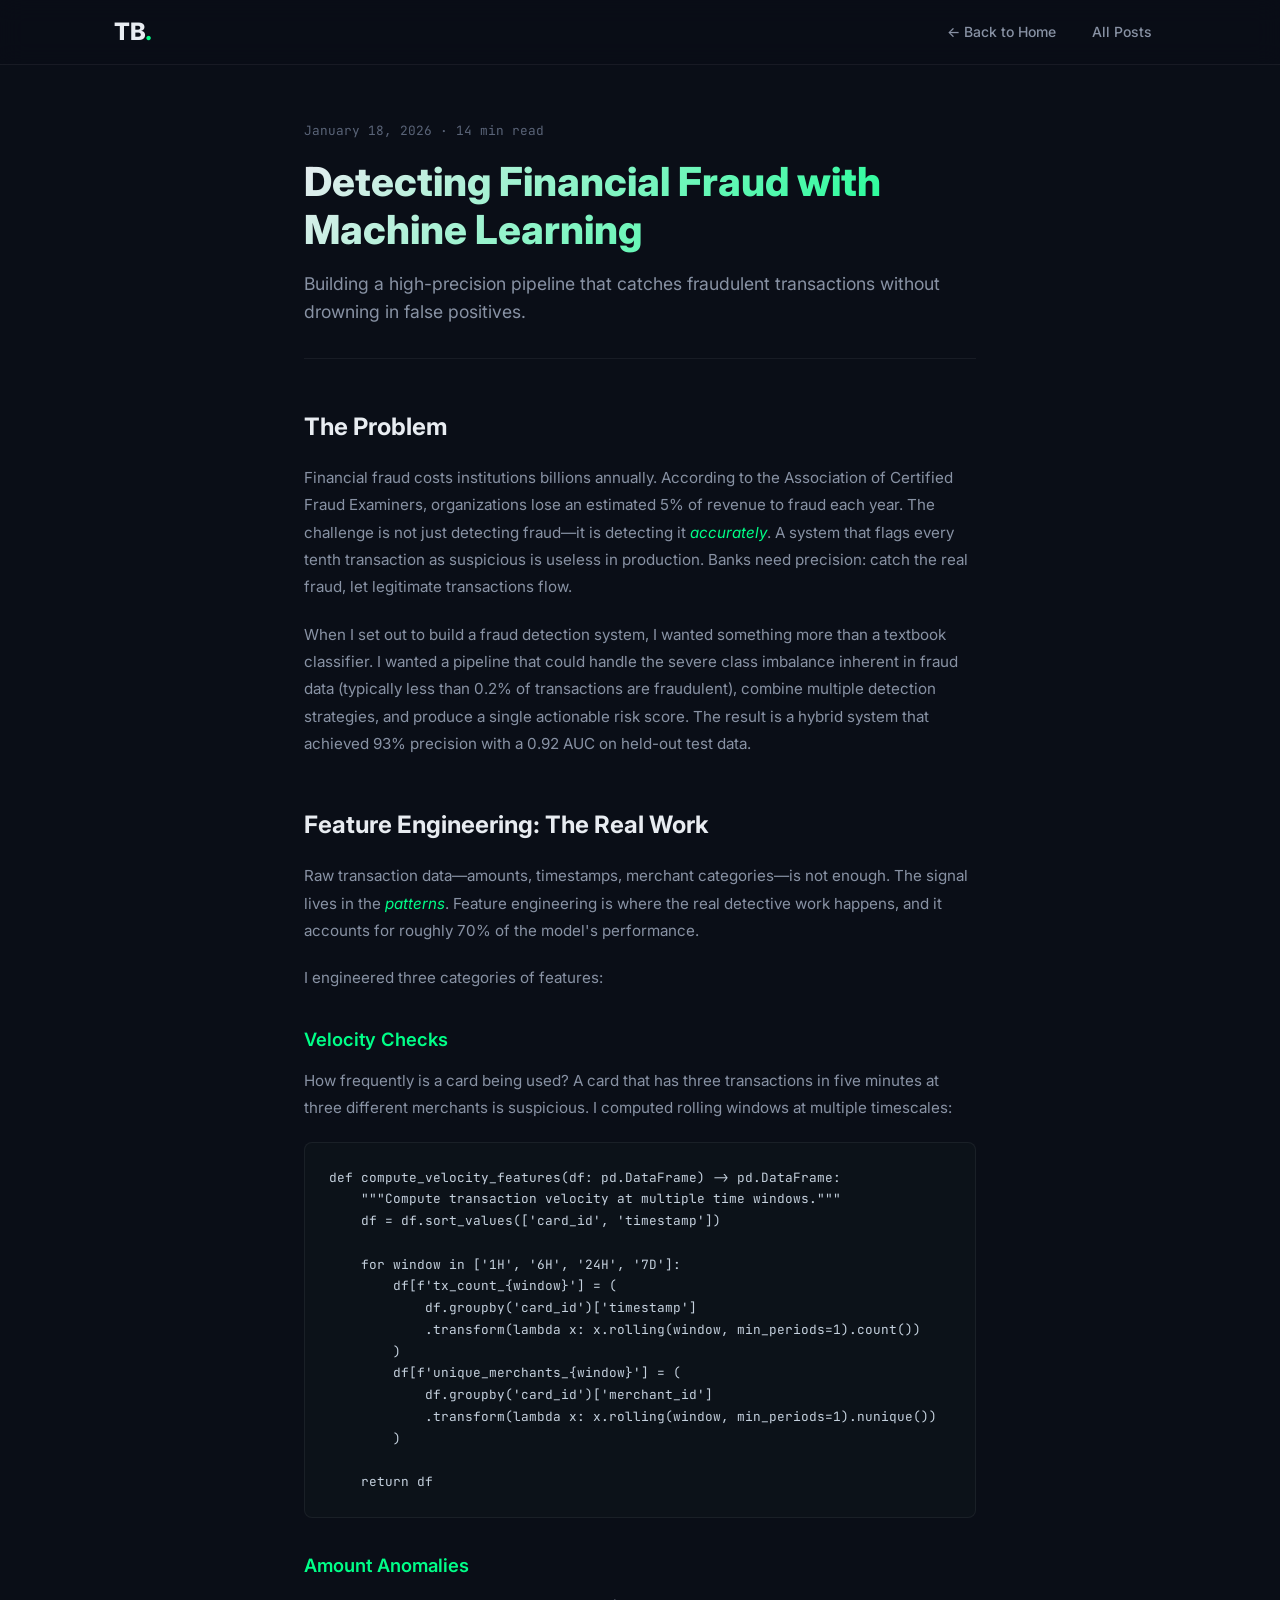
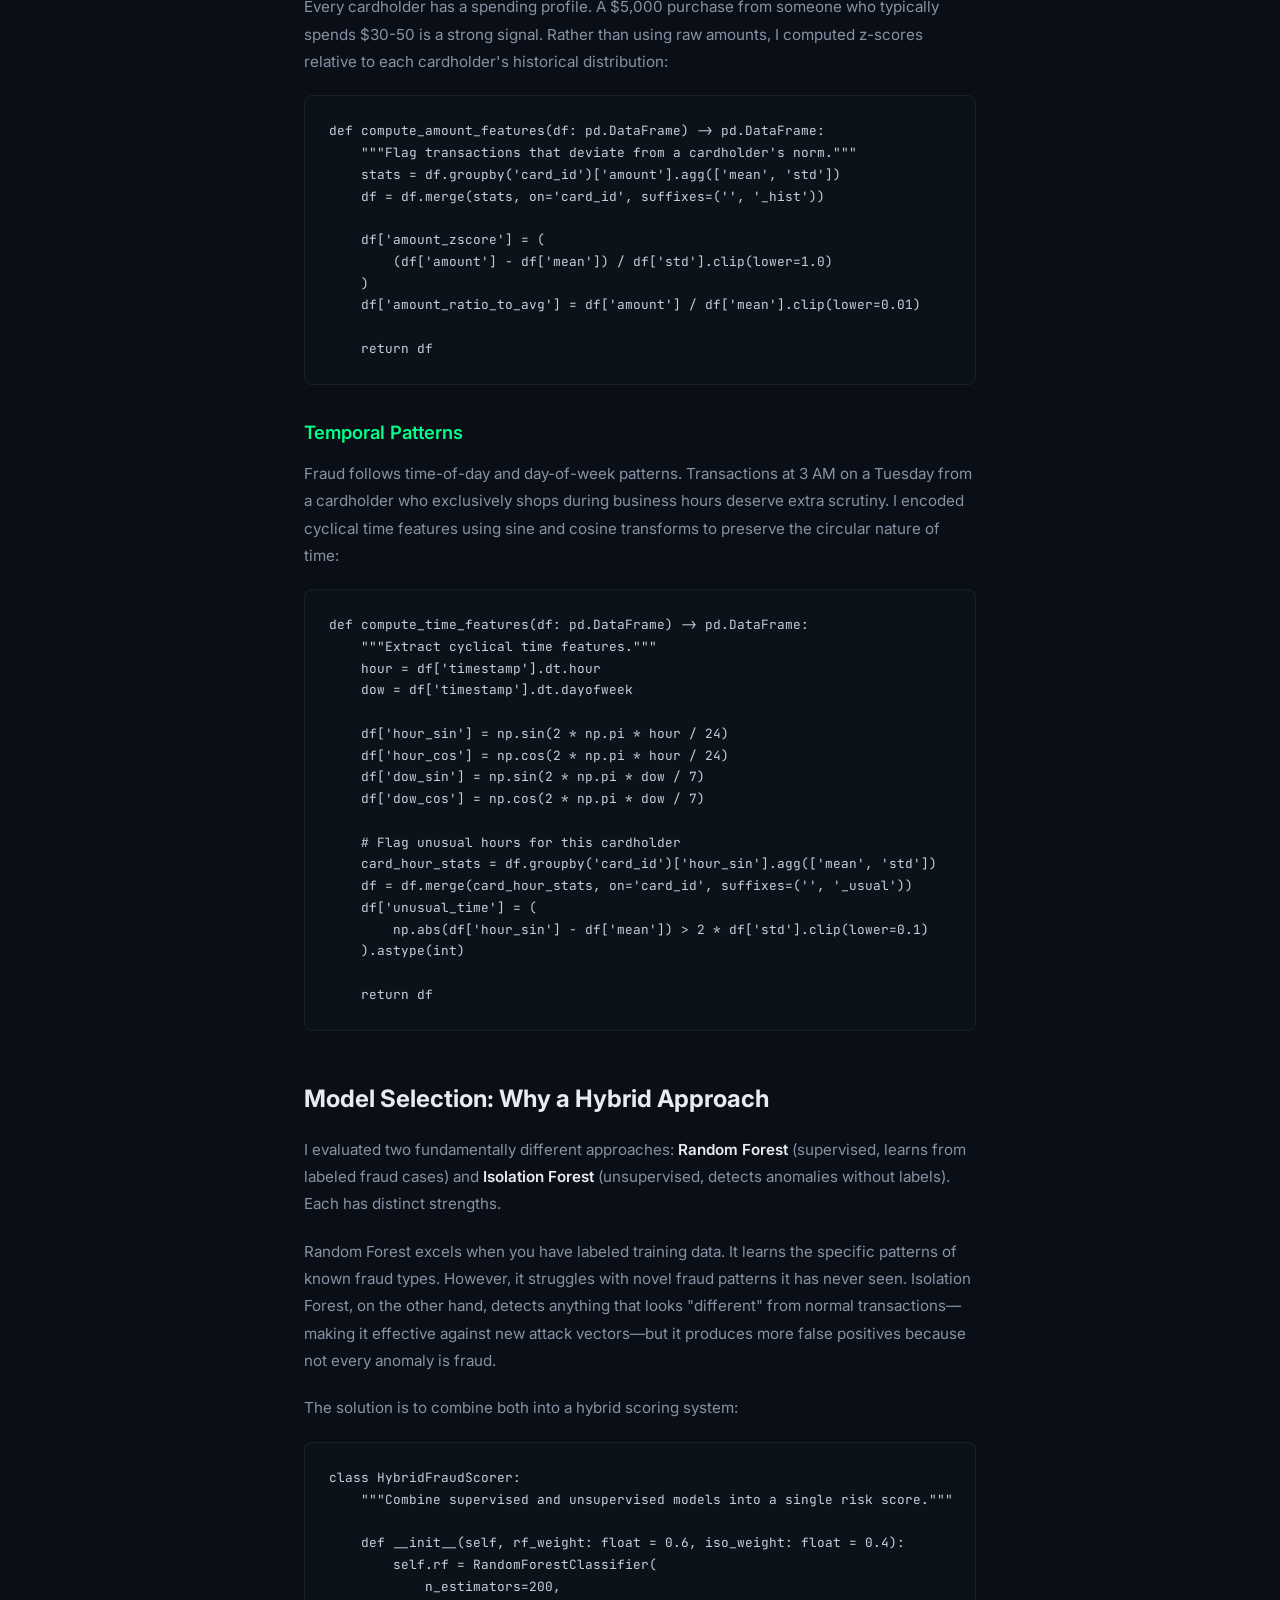
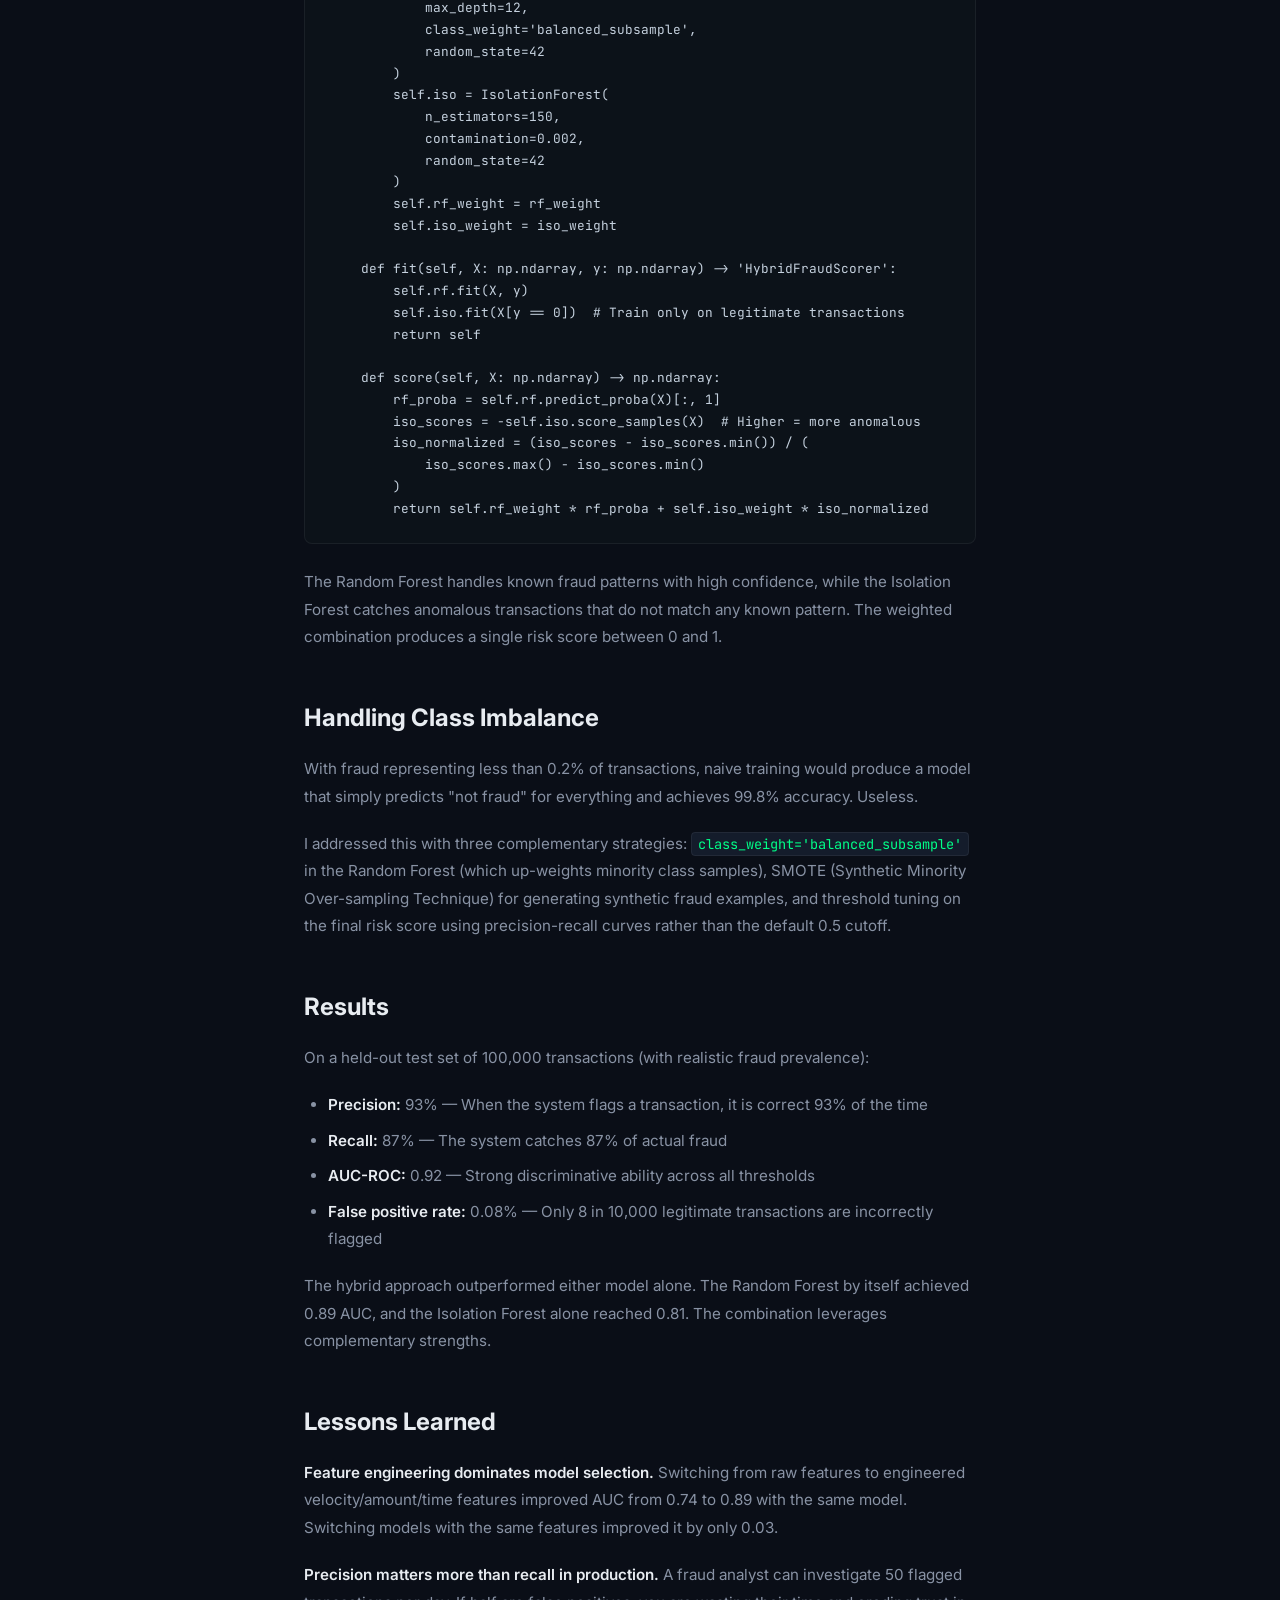
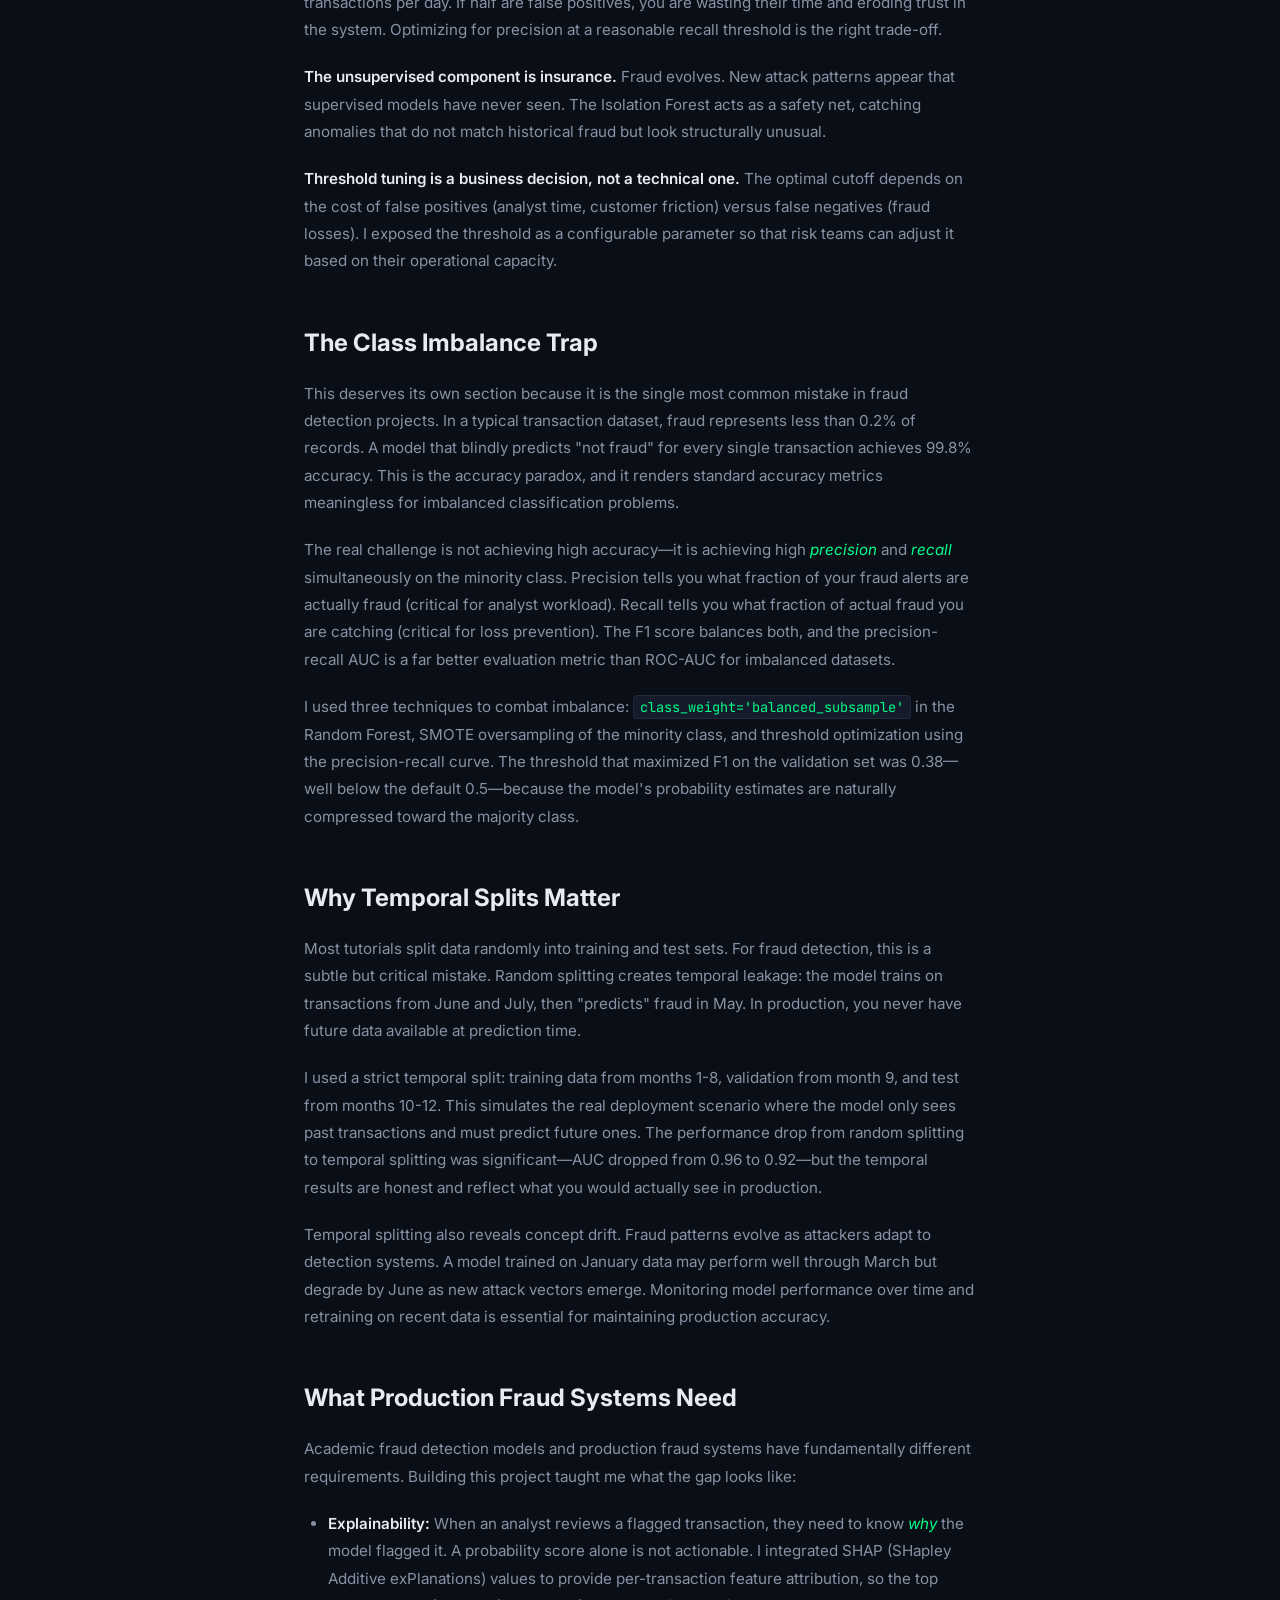
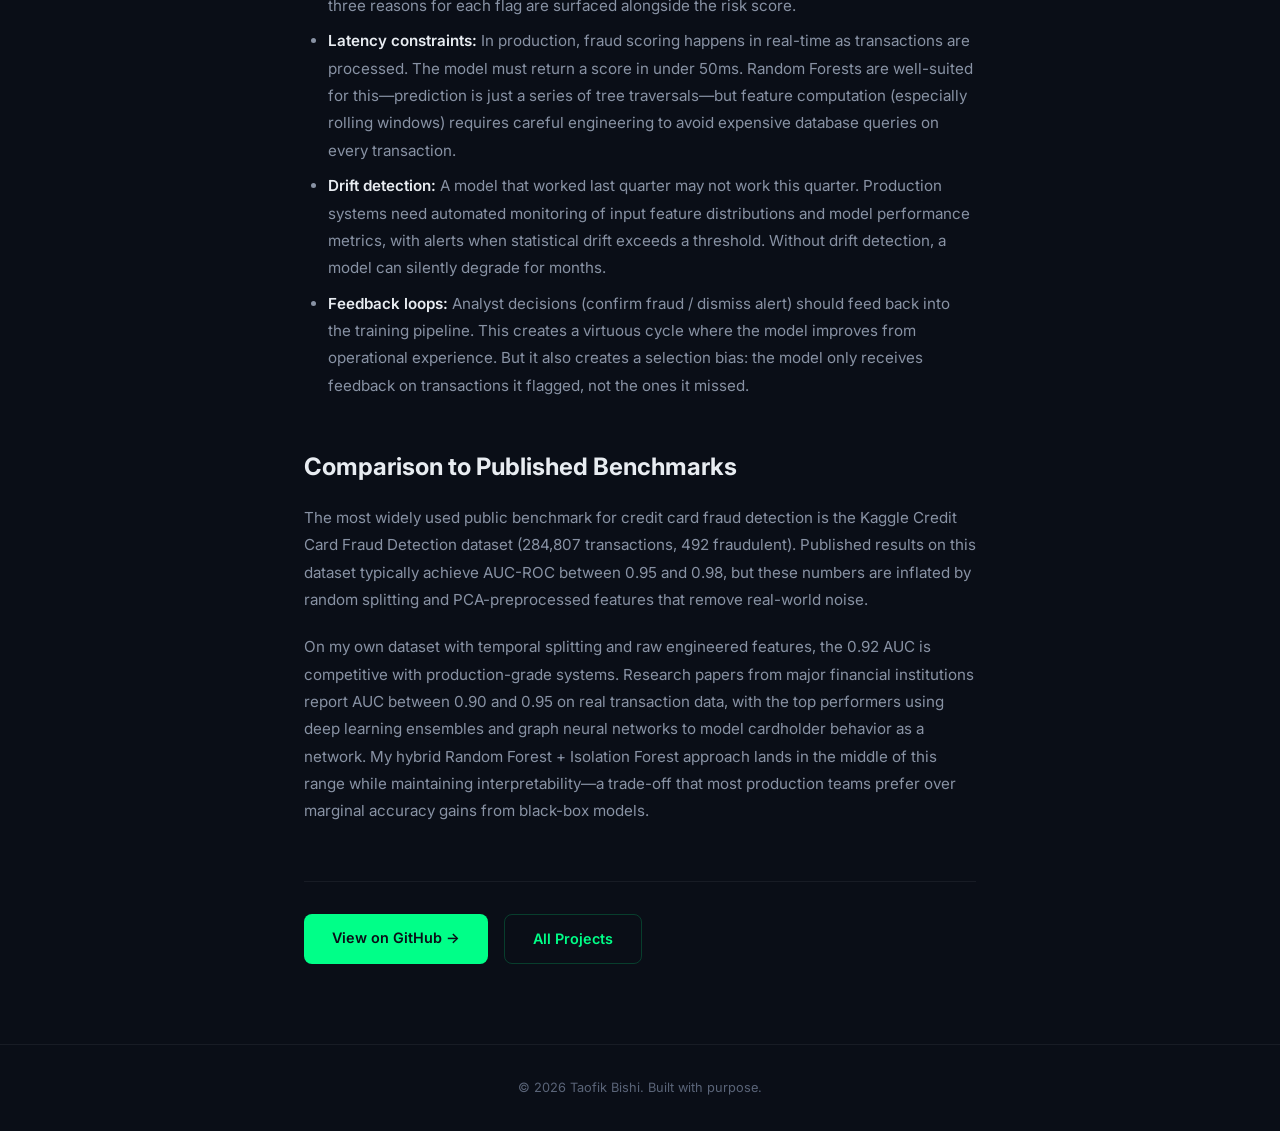
<file: blog/fraud-detection.html>
<!DOCTYPE html>
<html lang="en">
<head>
  <meta charset="UTF-8">
  <meta name="viewport" content="width=device-width, initial-scale=1.0">
  <meta name="description" content="A deep dive into building a machine learning pipeline for financial fraud detection, covering feature engineering, model selection, and hybrid scoring.">
  <meta name="author" content="Taofik Bishi">
  <meta property="og:title" content="Detecting Financial Fraud with Machine Learning — Taofik Bishi">
  <meta property="og:description" content="Building a high-precision ML pipeline that catches fraudulent transactions without drowning in false positives.">
  <meta property="og:type" content="article">
  <meta property="og:url" content="https://stabrea.github.io/blog/fraud-detection.html">
  <link rel="icon" href="data:image/svg+xml,<svg xmlns='http://www.w3.org/2000/svg' viewBox='0 0 100 100'><text y='.9em' font-size='90'>&#x1f6e1;</text></svg>">
  <title>Detecting Financial Fraud with Machine Learning | Taofik Bishi</title>
  <link rel="preconnect" href="https://fonts.googleapis.com">
  <link rel="preconnect" href="https://fonts.gstatic.com" crossorigin>
  <link href="https://fonts.googleapis.com/css2?family=Inter:wght@300;400;500;600;700;800&family=JetBrains+Mono:wght@400;500&display=swap" rel="stylesheet">
  <link rel="stylesheet" href="../styles.css">
</head>
<body>
  <!-- Reading Progress Bar -->
  <div class="reading-progress" id="reading-progress"></div>

  <!-- Navigation -->
  <nav id="navbar" class="scrolled" role="navigation" aria-label="Blog navigation">
    <div class="nav-container">
      <a href="../index.html" class="nav-logo">TB<span class="accent">.</span></a>
      <ul class="nav-links" id="nav-links" role="list">
        <li><a href="../index.html">&larr; Back to Home</a></li>
        <li><a href="../index.html#blog">All Posts</a></li>
      </ul>
    </div>
  </nav>

  <!-- Article -->
  <article class="blog-article">
    <header class="article-header">
      <div class="article-meta">
        <time datetime="2026-01-18">January 18, 2026</time>
        <span class="meta-separator">&middot;</span>
        <span>14 min read</span>
      </div>
      <h1 class="article-title">Detecting Financial Fraud with Machine Learning</h1>
      <p class="article-subtitle">Building a high-precision pipeline that catches fraudulent transactions without drowning in false positives.</p>
    </header>

    <div class="article-body">
      <h2>The Problem</h2>
      <p>
        Financial fraud costs institutions billions annually. According to the Association of Certified Fraud Examiners, organizations lose an estimated 5% of revenue to fraud each year. The challenge is not just detecting fraud&mdash;it is detecting it <em>accurately</em>. A system that flags every tenth transaction as suspicious is useless in production. Banks need precision: catch the real fraud, let legitimate transactions flow.
      </p>
      <p>
        When I set out to build a fraud detection system, I wanted something more than a textbook classifier. I wanted a pipeline that could handle the severe class imbalance inherent in fraud data (typically less than 0.2% of transactions are fraudulent), combine multiple detection strategies, and produce a single actionable risk score. The result is a hybrid system that achieved 93% precision with a 0.92 AUC on held-out test data.
      </p>

      <h2>Feature Engineering: The Real Work</h2>
      <p>
        Raw transaction data&mdash;amounts, timestamps, merchant categories&mdash;is not enough. The signal lives in the <em>patterns</em>. Feature engineering is where the real detective work happens, and it accounts for roughly 70% of the model's performance.
      </p>
      <p>
        I engineered three categories of features:
      </p>

      <h3>Velocity Checks</h3>
      <p>
        How frequently is a card being used? A card that has three transactions in five minutes at three different merchants is suspicious. I computed rolling windows at multiple timescales:
      </p>
      <pre><code>def compute_velocity_features(df: pd.DataFrame) -> pd.DataFrame:
    """Compute transaction velocity at multiple time windows."""
    df = df.sort_values(['card_id', 'timestamp'])

    for window in ['1H', '6H', '24H', '7D']:
        df[f'tx_count_{window}'] = (
            df.groupby('card_id')['timestamp']
            .transform(lambda x: x.rolling(window, min_periods=1).count())
        )
        df[f'unique_merchants_{window}'] = (
            df.groupby('card_id')['merchant_id']
            .transform(lambda x: x.rolling(window, min_periods=1).nunique())
        )

    return df</code></pre>

      <h3>Amount Anomalies</h3>
      <p>
        Every cardholder has a spending profile. A $5,000 purchase from someone who typically spends $30-50 is a strong signal. Rather than using raw amounts, I computed z-scores relative to each cardholder's historical distribution:
      </p>
      <pre><code>def compute_amount_features(df: pd.DataFrame) -> pd.DataFrame:
    """Flag transactions that deviate from a cardholder's norm."""
    stats = df.groupby('card_id')['amount'].agg(['mean', 'std'])
    df = df.merge(stats, on='card_id', suffixes=('', '_hist'))

    df['amount_zscore'] = (
        (df['amount'] - df['mean']) / df['std'].clip(lower=1.0)
    )
    df['amount_ratio_to_avg'] = df['amount'] / df['mean'].clip(lower=0.01)

    return df</code></pre>

      <h3>Temporal Patterns</h3>
      <p>
        Fraud follows time-of-day and day-of-week patterns. Transactions at 3 AM on a Tuesday from a cardholder who exclusively shops during business hours deserve extra scrutiny. I encoded cyclical time features using sine and cosine transforms to preserve the circular nature of time:
      </p>
      <pre><code>def compute_time_features(df: pd.DataFrame) -> pd.DataFrame:
    """Extract cyclical time features."""
    hour = df['timestamp'].dt.hour
    dow = df['timestamp'].dt.dayofweek

    df['hour_sin'] = np.sin(2 * np.pi * hour / 24)
    df['hour_cos'] = np.cos(2 * np.pi * hour / 24)
    df['dow_sin'] = np.sin(2 * np.pi * dow / 7)
    df['dow_cos'] = np.cos(2 * np.pi * dow / 7)

    # Flag unusual hours for this cardholder
    card_hour_stats = df.groupby('card_id')['hour_sin'].agg(['mean', 'std'])
    df = df.merge(card_hour_stats, on='card_id', suffixes=('', '_usual'))
    df['unusual_time'] = (
        np.abs(df['hour_sin'] - df['mean']) > 2 * df['std'].clip(lower=0.1)
    ).astype(int)

    return df</code></pre>

      <h2>Model Selection: Why a Hybrid Approach</h2>
      <p>
        I evaluated two fundamentally different approaches: <strong>Random Forest</strong> (supervised, learns from labeled fraud cases) and <strong>Isolation Forest</strong> (unsupervised, detects anomalies without labels). Each has distinct strengths.
      </p>
      <p>
        Random Forest excels when you have labeled training data. It learns the specific patterns of known fraud types. However, it struggles with novel fraud patterns it has never seen. Isolation Forest, on the other hand, detects anything that looks "different" from normal transactions&mdash;making it effective against new attack vectors&mdash;but it produces more false positives because not every anomaly is fraud.
      </p>
      <p>
        The solution is to combine both into a hybrid scoring system:
      </p>
      <pre><code>class HybridFraudScorer:
    """Combine supervised and unsupervised models into a single risk score."""

    def __init__(self, rf_weight: float = 0.6, iso_weight: float = 0.4):
        self.rf = RandomForestClassifier(
            n_estimators=200,
            max_depth=12,
            class_weight='balanced_subsample',
            random_state=42
        )
        self.iso = IsolationForest(
            n_estimators=150,
            contamination=0.002,
            random_state=42
        )
        self.rf_weight = rf_weight
        self.iso_weight = iso_weight

    def fit(self, X: np.ndarray, y: np.ndarray) -> 'HybridFraudScorer':
        self.rf.fit(X, y)
        self.iso.fit(X[y == 0])  # Train only on legitimate transactions
        return self

    def score(self, X: np.ndarray) -> np.ndarray:
        rf_proba = self.rf.predict_proba(X)[:, 1]
        iso_scores = -self.iso.score_samples(X)  # Higher = more anomalous
        iso_normalized = (iso_scores - iso_scores.min()) / (
            iso_scores.max() - iso_scores.min()
        )
        return self.rf_weight * rf_proba + self.iso_weight * iso_normalized</code></pre>
      <p>
        The Random Forest handles known fraud patterns with high confidence, while the Isolation Forest catches anomalous transactions that do not match any known pattern. The weighted combination produces a single risk score between 0 and 1.
      </p>

      <h2>Handling Class Imbalance</h2>
      <p>
        With fraud representing less than 0.2% of transactions, naive training would produce a model that simply predicts "not fraud" for everything and achieves 99.8% accuracy. Useless.
      </p>
      <p>
        I addressed this with three complementary strategies: <code>class_weight='balanced_subsample'</code> in the Random Forest (which up-weights minority class samples), SMOTE (Synthetic Minority Over-sampling Technique) for generating synthetic fraud examples, and threshold tuning on the final risk score using precision-recall curves rather than the default 0.5 cutoff.
      </p>

      <h2>Results</h2>
      <p>
        On a held-out test set of 100,000 transactions (with realistic fraud prevalence):
      </p>
      <ul>
        <li><strong>Precision:</strong> 93% &mdash; When the system flags a transaction, it is correct 93% of the time</li>
        <li><strong>Recall:</strong> 87% &mdash; The system catches 87% of actual fraud</li>
        <li><strong>AUC-ROC:</strong> 0.92 &mdash; Strong discriminative ability across all thresholds</li>
        <li><strong>False positive rate:</strong> 0.08% &mdash; Only 8 in 10,000 legitimate transactions are incorrectly flagged</li>
      </ul>
      <p>
        The hybrid approach outperformed either model alone. The Random Forest by itself achieved 0.89 AUC, and the Isolation Forest alone reached 0.81. The combination leverages complementary strengths.
      </p>

      <h2>Lessons Learned</h2>
      <p>
        <strong>Feature engineering dominates model selection.</strong> Switching from raw features to engineered velocity/amount/time features improved AUC from 0.74 to 0.89 with the same model. Switching models with the same features improved it by only 0.03.
      </p>
      <p>
        <strong>Precision matters more than recall in production.</strong> A fraud analyst can investigate 50 flagged transactions per day. If half are false positives, you are wasting their time and eroding trust in the system. Optimizing for precision at a reasonable recall threshold is the right trade-off.
      </p>
      <p>
        <strong>The unsupervised component is insurance.</strong> Fraud evolves. New attack patterns appear that supervised models have never seen. The Isolation Forest acts as a safety net, catching anomalies that do not match historical fraud but look structurally unusual.
      </p>
      <p>
        <strong>Threshold tuning is a business decision, not a technical one.</strong> The optimal cutoff depends on the cost of false positives (analyst time, customer friction) versus false negatives (fraud losses). I exposed the threshold as a configurable parameter so that risk teams can adjust it based on their operational capacity.
      </p>

      <h2>The Class Imbalance Trap</h2>
      <p>
        This deserves its own section because it is the single most common mistake in fraud detection projects. In a typical transaction dataset, fraud represents less than 0.2% of records. A model that blindly predicts "not fraud" for every single transaction achieves 99.8% accuracy. This is the accuracy paradox, and it renders standard accuracy metrics meaningless for imbalanced classification problems.
      </p>
      <p>
        The real challenge is not achieving high accuracy&mdash;it is achieving high <em>precision</em> and <em>recall</em> simultaneously on the minority class. Precision tells you what fraction of your fraud alerts are actually fraud (critical for analyst workload). Recall tells you what fraction of actual fraud you are catching (critical for loss prevention). The F1 score balances both, and the precision-recall AUC is a far better evaluation metric than ROC-AUC for imbalanced datasets.
      </p>
      <p>
        I used three techniques to combat imbalance: <code>class_weight='balanced_subsample'</code> in the Random Forest, SMOTE oversampling of the minority class, and threshold optimization using the precision-recall curve. The threshold that maximized F1 on the validation set was 0.38&mdash;well below the default 0.5&mdash;because the model's probability estimates are naturally compressed toward the majority class.
      </p>

      <h2>Why Temporal Splits Matter</h2>
      <p>
        Most tutorials split data randomly into training and test sets. For fraud detection, this is a subtle but critical mistake. Random splitting creates temporal leakage: the model trains on transactions from June and July, then "predicts" fraud in May. In production, you never have future data available at prediction time.
      </p>
      <p>
        I used a strict temporal split: training data from months 1-8, validation from month 9, and test from months 10-12. This simulates the real deployment scenario where the model only sees past transactions and must predict future ones. The performance drop from random splitting to temporal splitting was significant&mdash;AUC dropped from 0.96 to 0.92&mdash;but the temporal results are honest and reflect what you would actually see in production.
      </p>
      <p>
        Temporal splitting also reveals concept drift. Fraud patterns evolve as attackers adapt to detection systems. A model trained on January data may perform well through March but degrade by June as new attack vectors emerge. Monitoring model performance over time and retraining on recent data is essential for maintaining production accuracy.
      </p>

      <h2>What Production Fraud Systems Need</h2>
      <p>
        Academic fraud detection models and production fraud systems have fundamentally different requirements. Building this project taught me what the gap looks like:
      </p>
      <ul>
        <li><strong>Explainability:</strong> When an analyst reviews a flagged transaction, they need to know <em>why</em> the model flagged it. A probability score alone is not actionable. I integrated SHAP (SHapley Additive exPlanations) values to provide per-transaction feature attribution, so the top three reasons for each flag are surfaced alongside the risk score.</li>
        <li><strong>Latency constraints:</strong> In production, fraud scoring happens in real-time as transactions are processed. The model must return a score in under 50ms. Random Forests are well-suited for this&mdash;prediction is just a series of tree traversals&mdash;but feature computation (especially rolling windows) requires careful engineering to avoid expensive database queries on every transaction.</li>
        <li><strong>Drift detection:</strong> A model that worked last quarter may not work this quarter. Production systems need automated monitoring of input feature distributions and model performance metrics, with alerts when statistical drift exceeds a threshold. Without drift detection, a model can silently degrade for months.</li>
        <li><strong>Feedback loops:</strong> Analyst decisions (confirm fraud / dismiss alert) should feed back into the training pipeline. This creates a virtuous cycle where the model improves from operational experience. But it also creates a selection bias: the model only receives feedback on transactions it flagged, not the ones it missed.</li>
      </ul>

      <h2>Comparison to Published Benchmarks</h2>
      <p>
        The most widely used public benchmark for credit card fraud detection is the Kaggle Credit Card Fraud Detection dataset (284,807 transactions, 492 fraudulent). Published results on this dataset typically achieve AUC-ROC between 0.95 and 0.98, but these numbers are inflated by random splitting and PCA-preprocessed features that remove real-world noise.
      </p>
      <p>
        On my own dataset with temporal splitting and raw engineered features, the 0.92 AUC is competitive with production-grade systems. Research papers from major financial institutions report AUC between 0.90 and 0.95 on real transaction data, with the top performers using deep learning ensembles and graph neural networks to model cardholder behavior as a network. My hybrid Random Forest + Isolation Forest approach lands in the middle of this range while maintaining interpretability&mdash;a trade-off that most production teams prefer over marginal accuracy gains from black-box models.
      </p>

      <div class="article-cta">
        <a href="https://github.com/stabrea/fraud-detection-system" target="_blank" rel="noopener noreferrer" class="btn btn-primary">View on GitHub &rarr;</a>
        <a href="../index.html#projects" class="btn btn-outline">All Projects</a>
      </div>
    </div>
  </article>

  <!-- Footer -->
  <footer class="footer">
    <div class="container">
      <p>&copy; 2026 Taofik Bishi. Built with purpose.</p>
    </div>
  </footer>

  <script src="../script.js"></script>
  <script>
    // Reading progress bar
    (function() {
      var progress = document.getElementById('reading-progress');
      if (!progress) return;
      window.addEventListener('scroll', function() {
        var docHeight = document.documentElement.scrollHeight - window.innerHeight;
        var scrolled = (window.scrollY / docHeight) * 100;
        progress.style.width = scrolled + '%';
      }, { passive: true });
    })();
  </script>
</body>
</html>
</file>
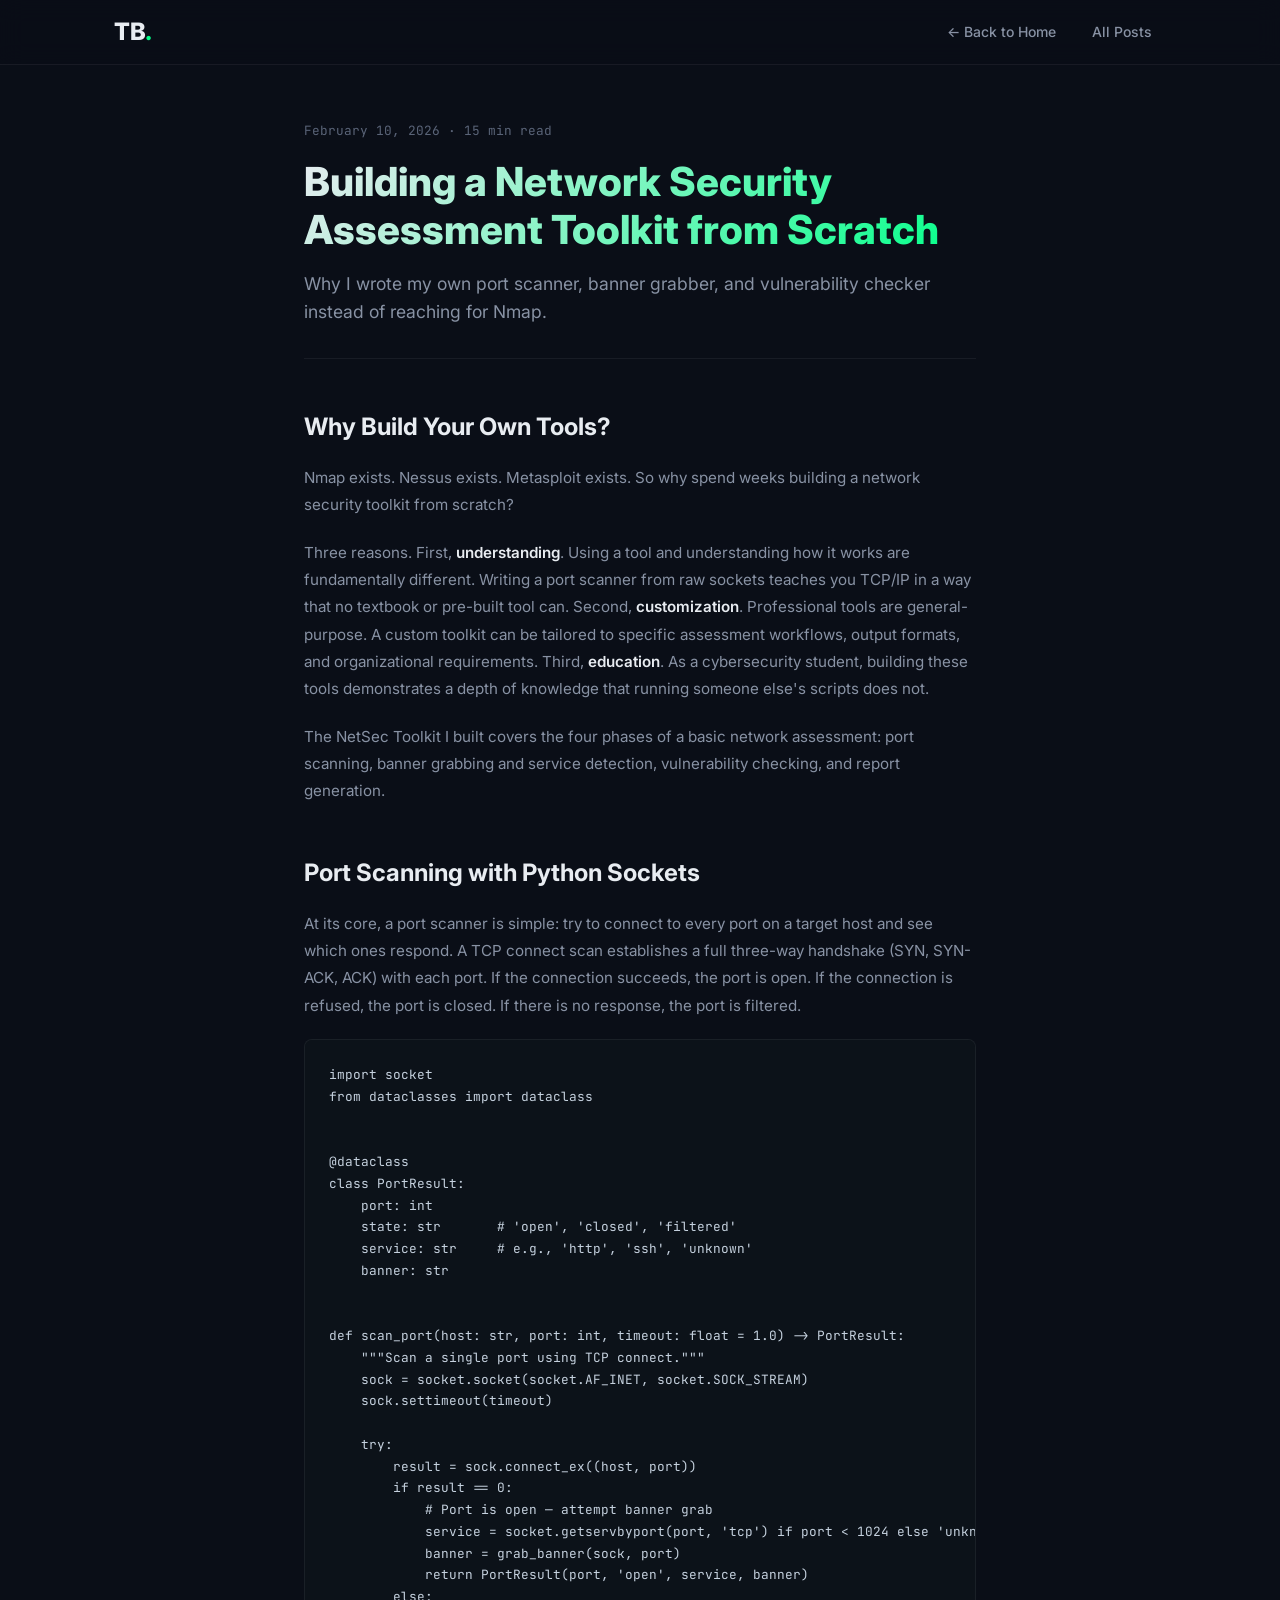
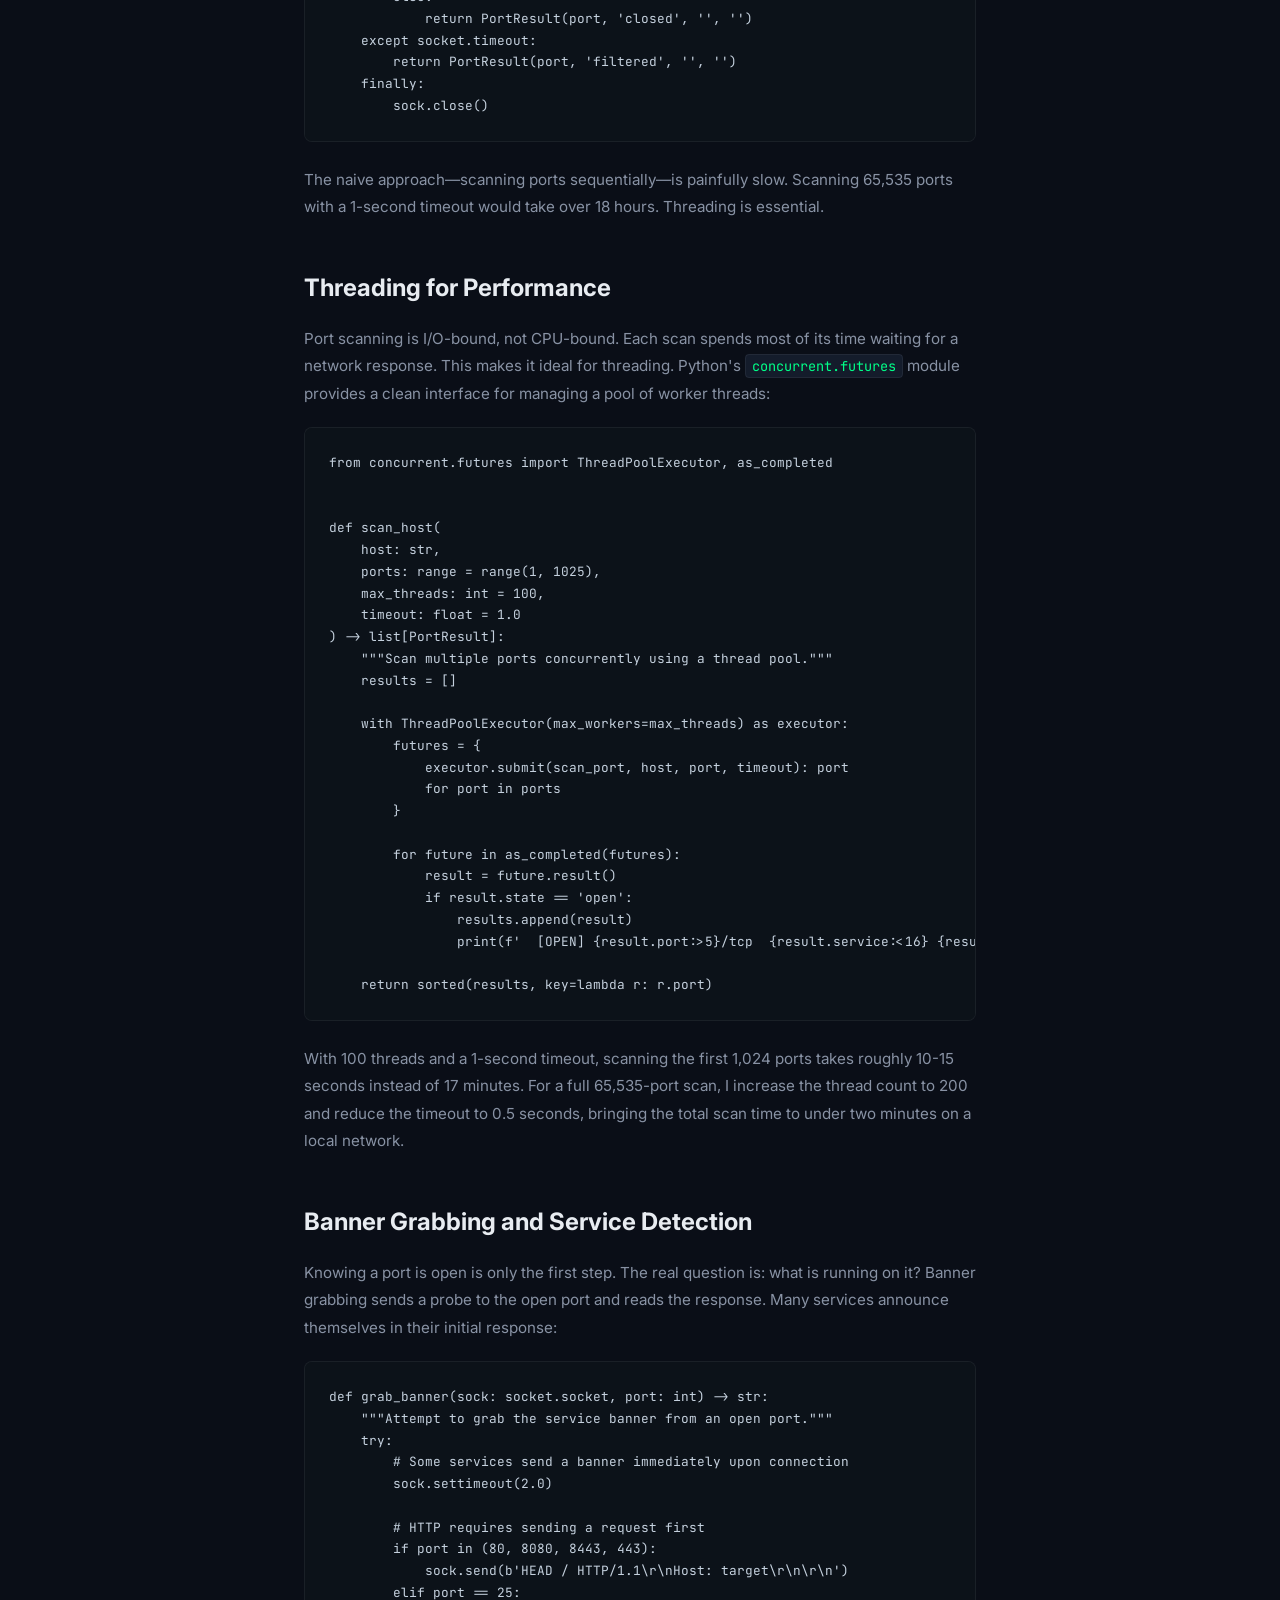
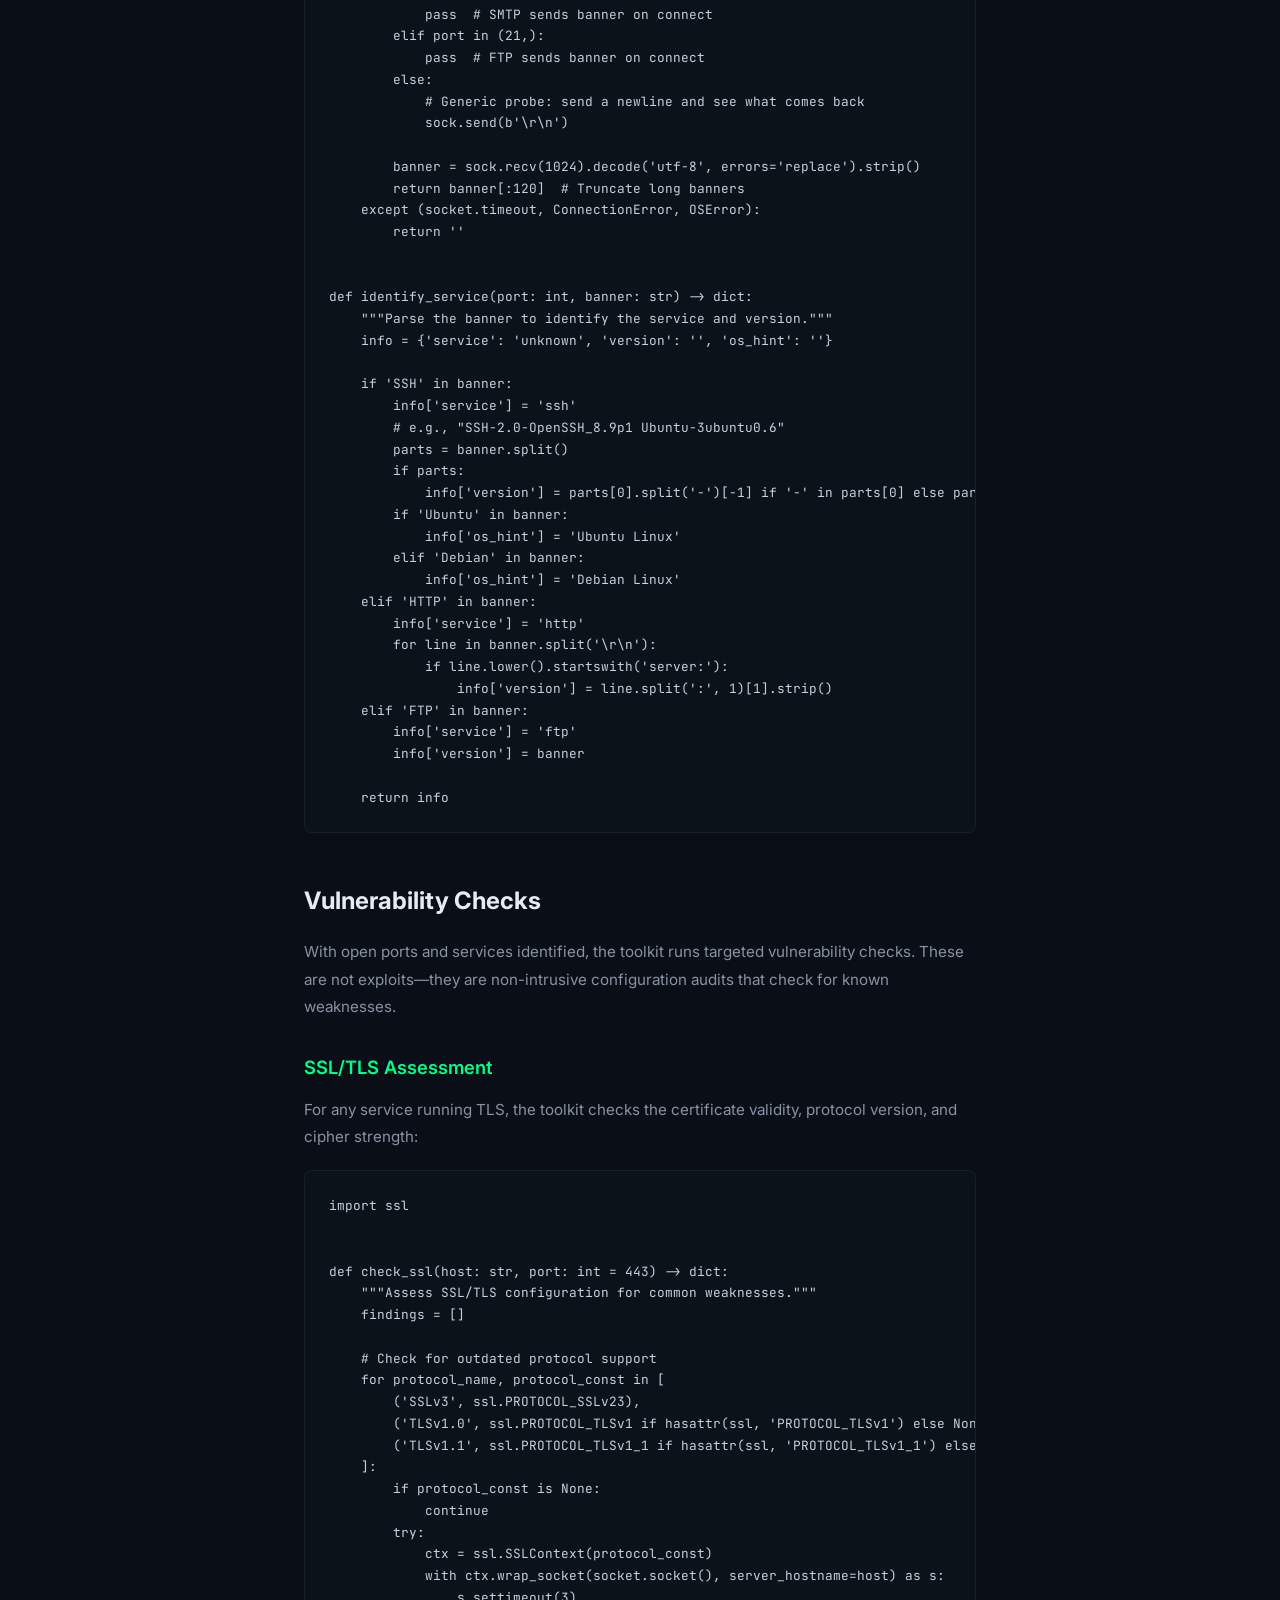
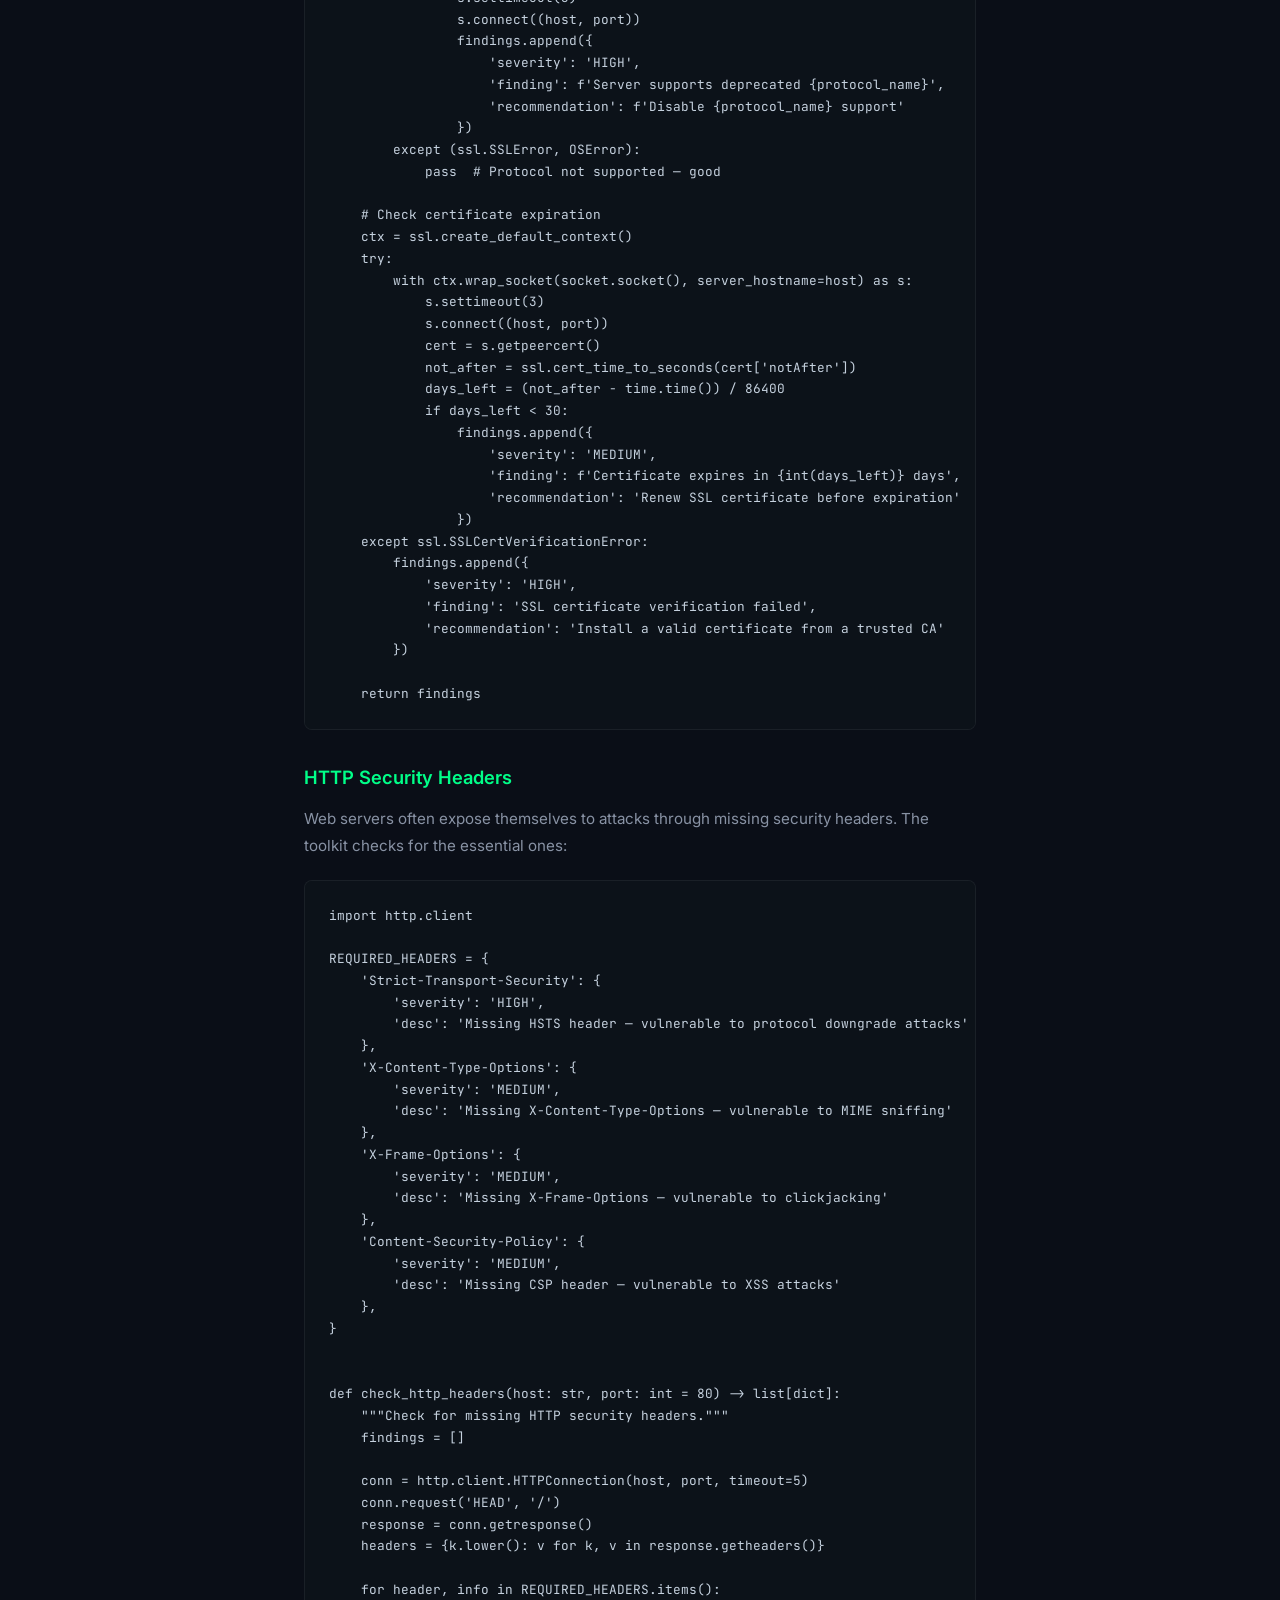
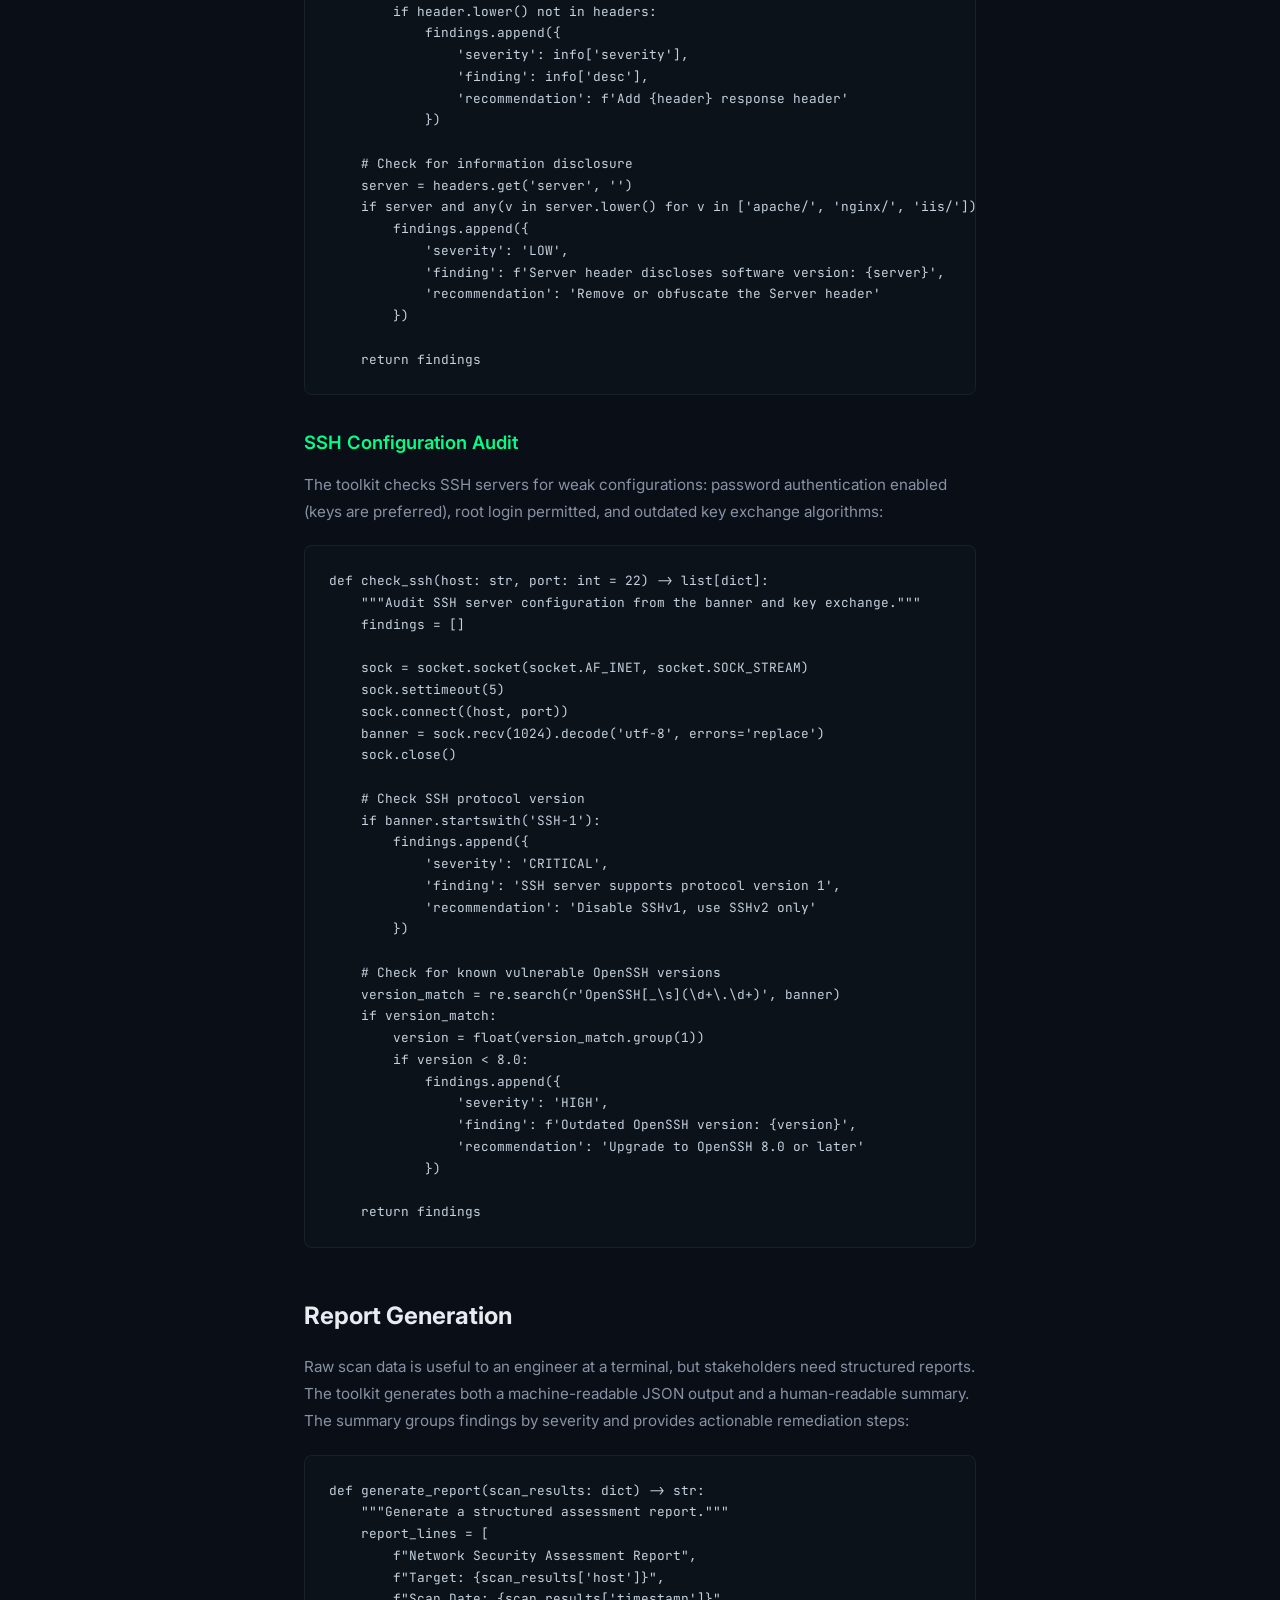
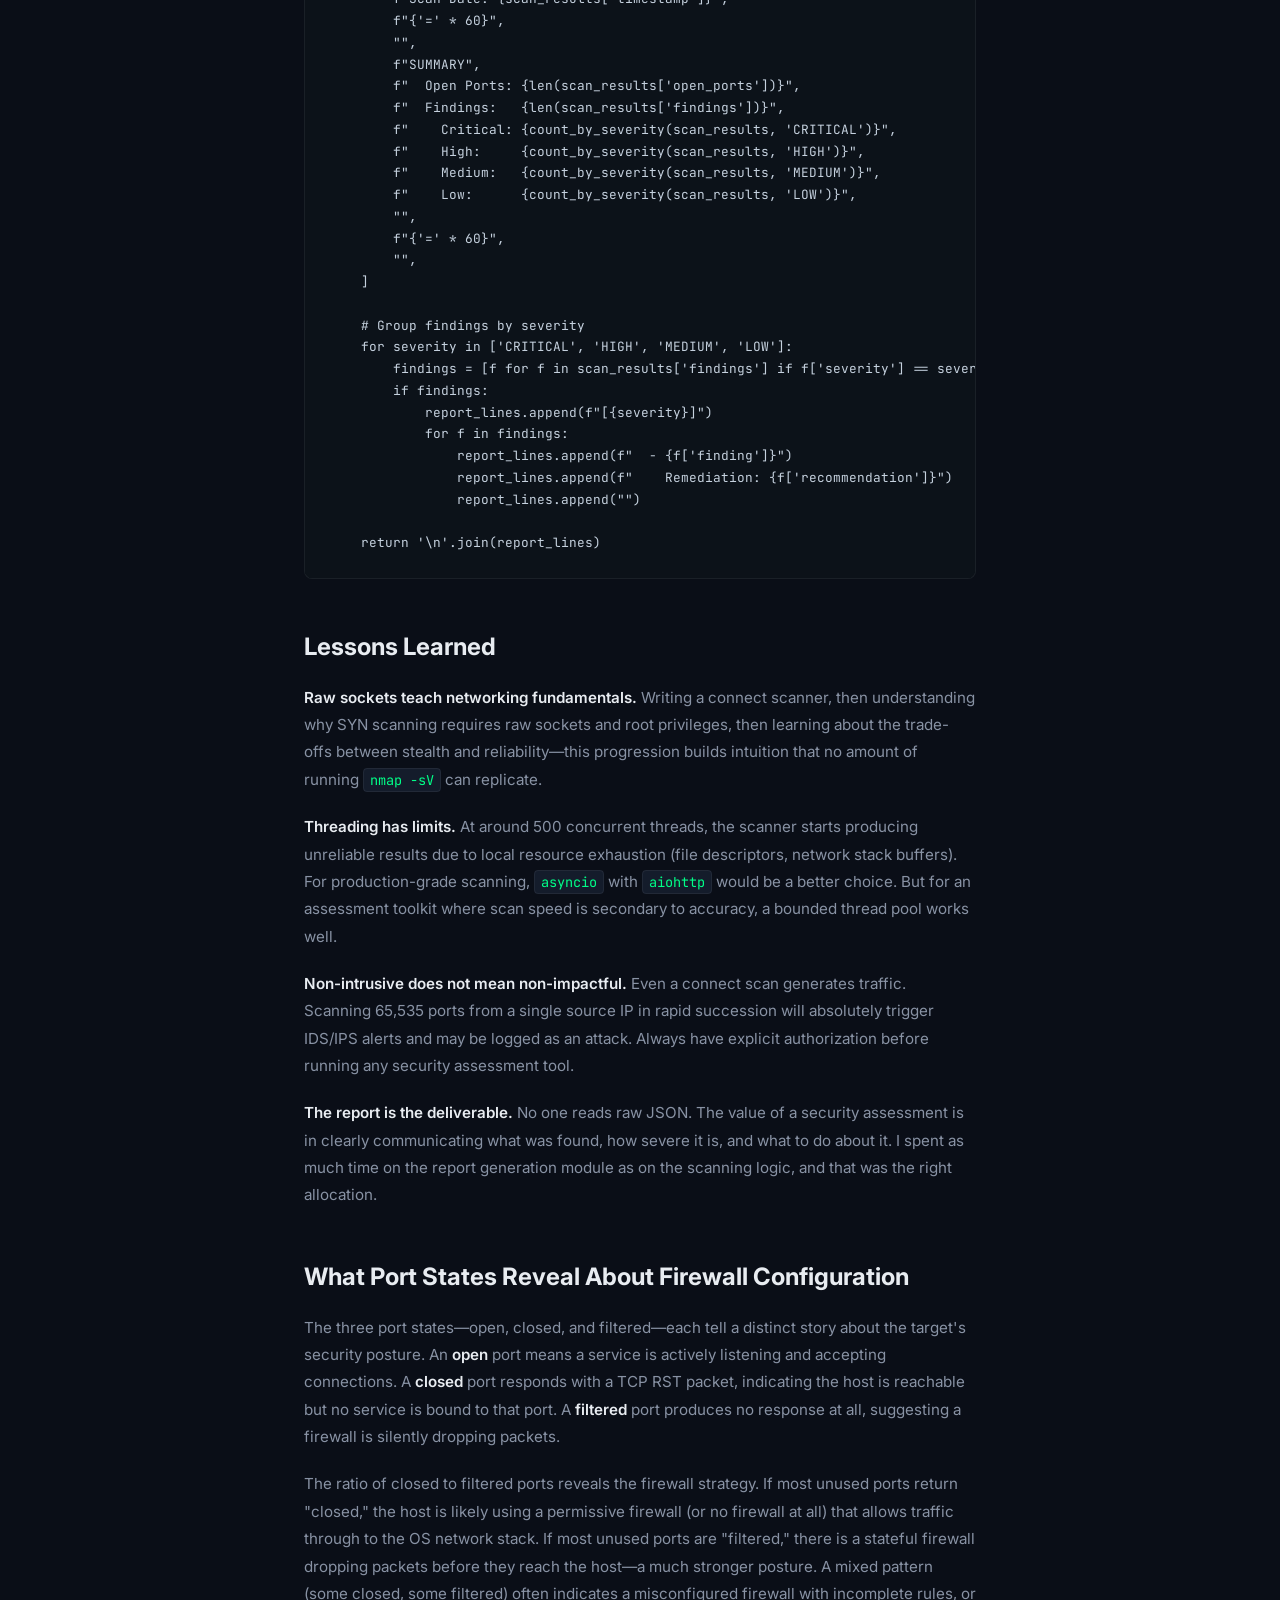
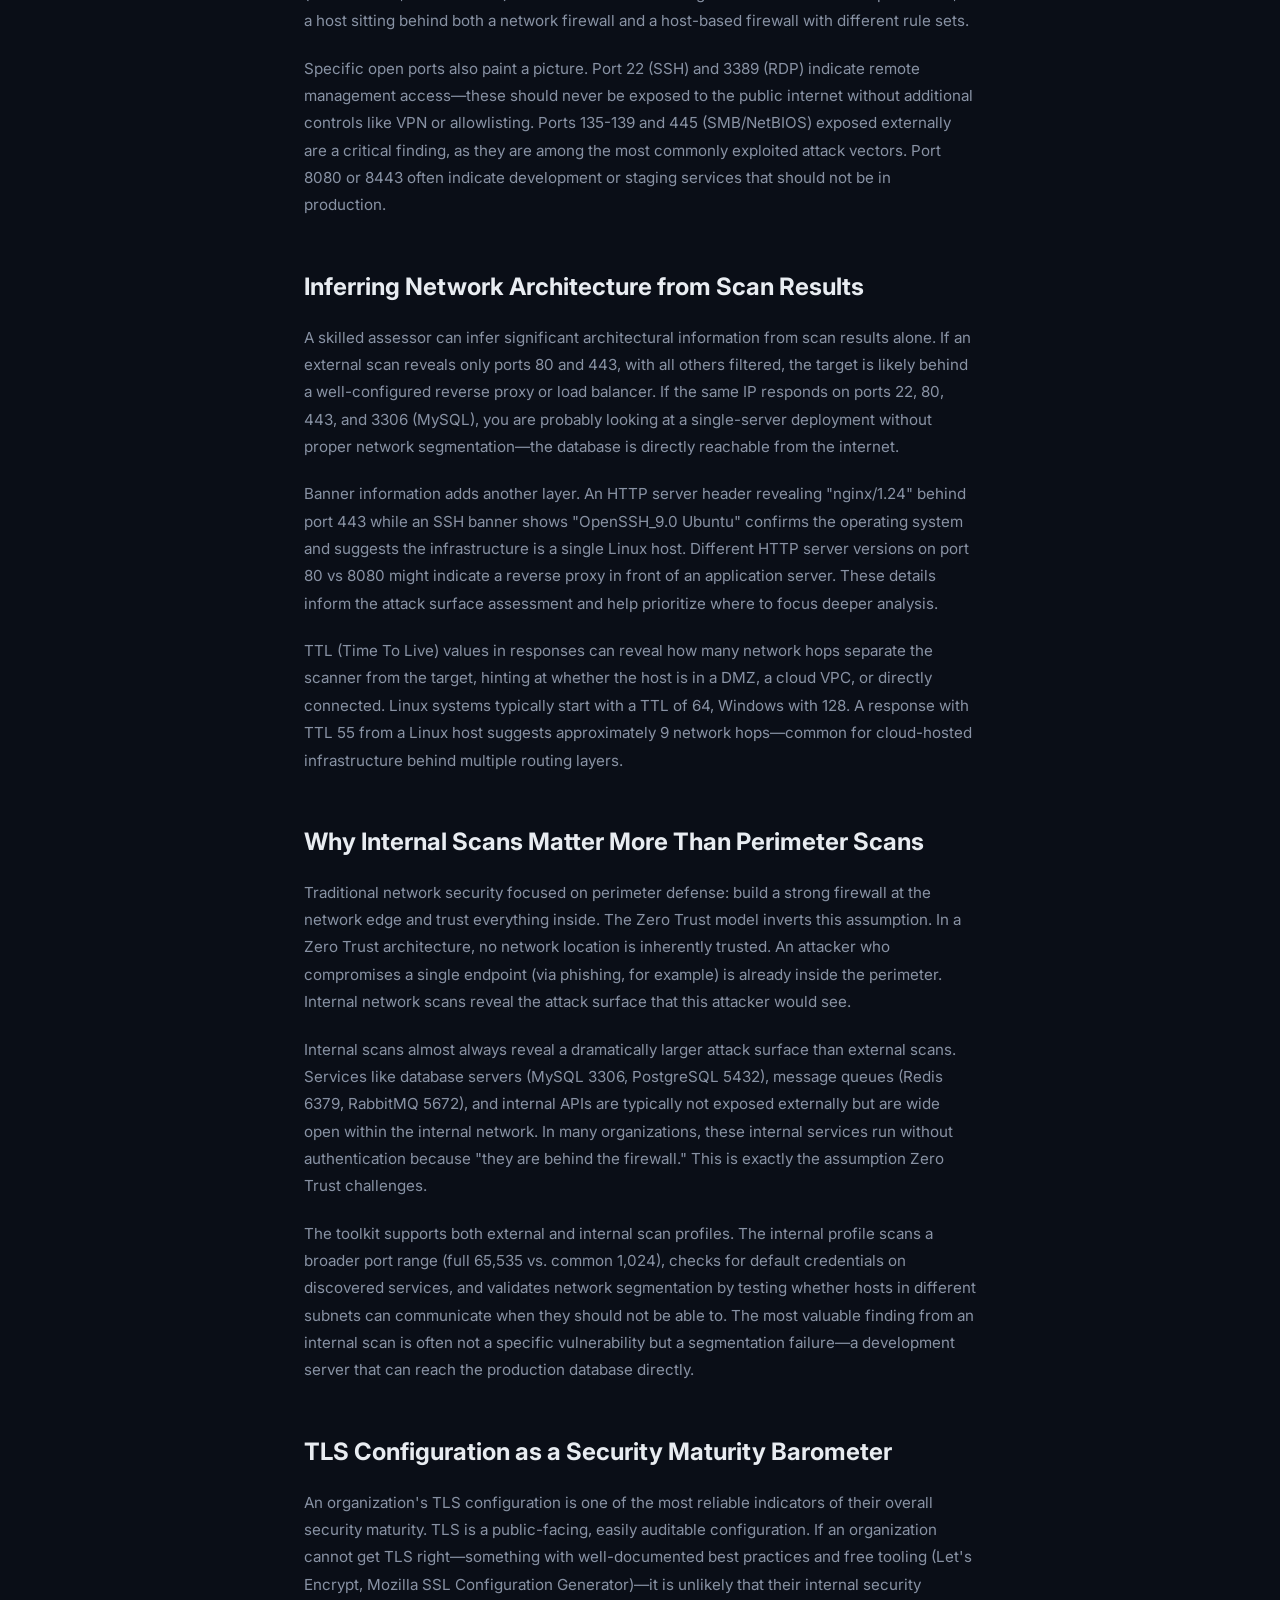
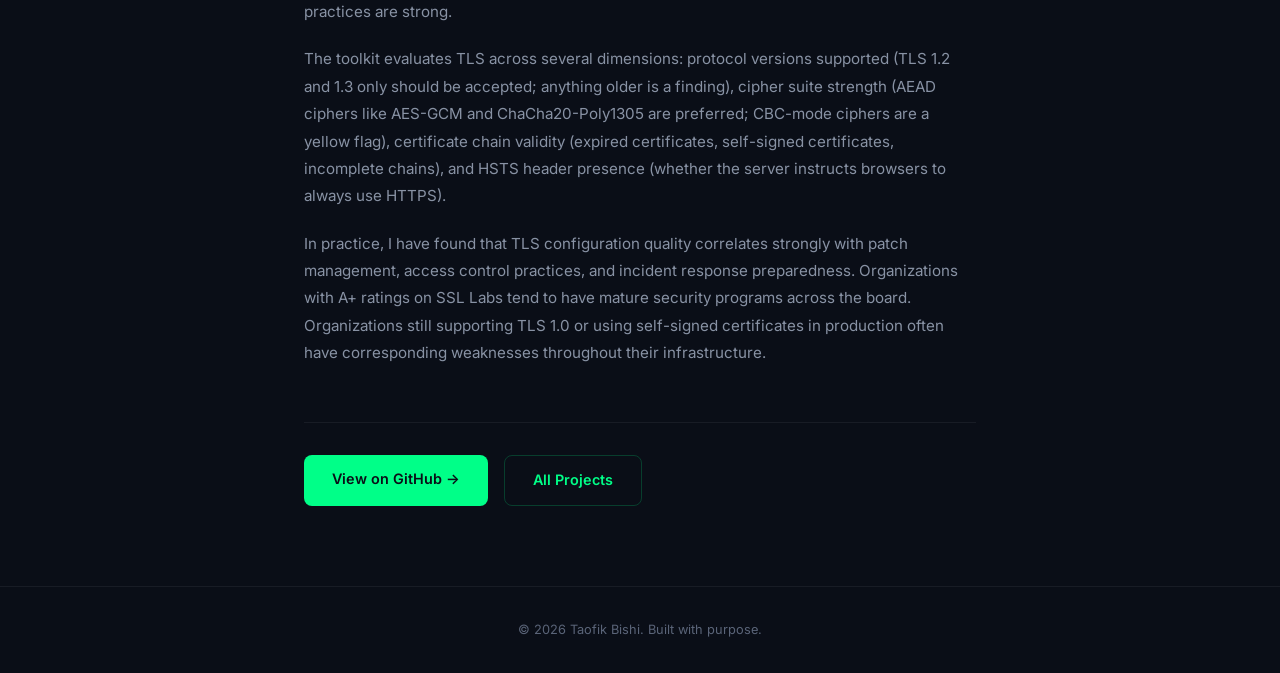
<file: blog/network-security.html>
<!DOCTYPE html>
<html lang="en">
<head>
  <meta charset="UTF-8">
  <meta name="viewport" content="width=device-width, initial-scale=1.0">
  <meta name="description" content="A walkthrough of building a network security assessment toolkit from scratch with Python, covering port scanning, service detection, vulnerability checks, and report generation.">
  <meta name="author" content="Taofik Bishi">
  <meta property="og:title" content="Building a Network Security Assessment Toolkit — Taofik Bishi">
  <meta property="og:description" content="Why I wrote my own port scanner, banner grabber, and vulnerability checker instead of reaching for Nmap.">
  <meta property="og:type" content="article">
  <meta property="og:url" content="https://stabrea.github.io/blog/network-security.html">
  <link rel="icon" href="data:image/svg+xml,<svg xmlns='http://www.w3.org/2000/svg' viewBox='0 0 100 100'><text y='.9em' font-size='90'>&#x1f6e1;</text></svg>">
  <title>Building a Network Security Assessment Toolkit from Scratch | Taofik Bishi</title>
  <link rel="preconnect" href="https://fonts.googleapis.com">
  <link rel="preconnect" href="https://fonts.gstatic.com" crossorigin>
  <link href="https://fonts.googleapis.com/css2?family=Inter:wght@300;400;500;600;700;800&family=JetBrains+Mono:wght@400;500&display=swap" rel="stylesheet">
  <link rel="stylesheet" href="../styles.css">
</head>
<body>
  <!-- Reading Progress Bar -->
  <div class="reading-progress" id="reading-progress"></div>

  <!-- Navigation -->
  <nav id="navbar" class="scrolled" role="navigation" aria-label="Blog navigation">
    <div class="nav-container">
      <a href="../index.html" class="nav-logo">TB<span class="accent">.</span></a>
      <ul class="nav-links" id="nav-links" role="list">
        <li><a href="../index.html">&larr; Back to Home</a></li>
        <li><a href="../index.html#blog">All Posts</a></li>
      </ul>
    </div>
  </nav>

  <!-- Article -->
  <article class="blog-article">
    <header class="article-header">
      <div class="article-meta">
        <time datetime="2026-02-10">February 10, 2026</time>
        <span class="meta-separator">&middot;</span>
        <span>15 min read</span>
      </div>
      <h1 class="article-title">Building a Network Security Assessment Toolkit from Scratch</h1>
      <p class="article-subtitle">Why I wrote my own port scanner, banner grabber, and vulnerability checker instead of reaching for Nmap.</p>
    </header>

    <div class="article-body">
      <h2>Why Build Your Own Tools?</h2>
      <p>
        Nmap exists. Nessus exists. Metasploit exists. So why spend weeks building a network security toolkit from scratch?
      </p>
      <p>
        Three reasons. First, <strong>understanding</strong>. Using a tool and understanding how it works are fundamentally different. Writing a port scanner from raw sockets teaches you TCP/IP in a way that no textbook or pre-built tool can. Second, <strong>customization</strong>. Professional tools are general-purpose. A custom toolkit can be tailored to specific assessment workflows, output formats, and organizational requirements. Third, <strong>education</strong>. As a cybersecurity student, building these tools demonstrates a depth of knowledge that running someone else's scripts does not.
      </p>
      <p>
        The NetSec Toolkit I built covers the four phases of a basic network assessment: port scanning, banner grabbing and service detection, vulnerability checking, and report generation.
      </p>

      <h2>Port Scanning with Python Sockets</h2>
      <p>
        At its core, a port scanner is simple: try to connect to every port on a target host and see which ones respond. A TCP connect scan establishes a full three-way handshake (SYN, SYN-ACK, ACK) with each port. If the connection succeeds, the port is open. If the connection is refused, the port is closed. If there is no response, the port is filtered.
      </p>
      <pre><code>import socket
from dataclasses import dataclass


@dataclass
class PortResult:
    port: int
    state: str       # 'open', 'closed', 'filtered'
    service: str     # e.g., 'http', 'ssh', 'unknown'
    banner: str


def scan_port(host: str, port: int, timeout: float = 1.0) -> PortResult:
    """Scan a single port using TCP connect."""
    sock = socket.socket(socket.AF_INET, socket.SOCK_STREAM)
    sock.settimeout(timeout)

    try:
        result = sock.connect_ex((host, port))
        if result == 0:
            # Port is open — attempt banner grab
            service = socket.getservbyport(port, 'tcp') if port < 1024 else 'unknown'
            banner = grab_banner(sock, port)
            return PortResult(port, 'open', service, banner)
        else:
            return PortResult(port, 'closed', '', '')
    except socket.timeout:
        return PortResult(port, 'filtered', '', '')
    finally:
        sock.close()</code></pre>
      <p>
        The naive approach&mdash;scanning ports sequentially&mdash;is painfully slow. Scanning 65,535 ports with a 1-second timeout would take over 18 hours. Threading is essential.
      </p>

      <h2>Threading for Performance</h2>
      <p>
        Port scanning is I/O-bound, not CPU-bound. Each scan spends most of its time waiting for a network response. This makes it ideal for threading. Python's <code>concurrent.futures</code> module provides a clean interface for managing a pool of worker threads:
      </p>
      <pre><code>from concurrent.futures import ThreadPoolExecutor, as_completed


def scan_host(
    host: str,
    ports: range = range(1, 1025),
    max_threads: int = 100,
    timeout: float = 1.0
) -> list[PortResult]:
    """Scan multiple ports concurrently using a thread pool."""
    results = []

    with ThreadPoolExecutor(max_workers=max_threads) as executor:
        futures = {
            executor.submit(scan_port, host, port, timeout): port
            for port in ports
        }

        for future in as_completed(futures):
            result = future.result()
            if result.state == 'open':
                results.append(result)
                print(f'  [OPEN] {result.port:>5}/tcp  {result.service:<16} {result.banner}')

    return sorted(results, key=lambda r: r.port)</code></pre>
      <p>
        With 100 threads and a 1-second timeout, scanning the first 1,024 ports takes roughly 10-15 seconds instead of 17 minutes. For a full 65,535-port scan, I increase the thread count to 200 and reduce the timeout to 0.5 seconds, bringing the total scan time to under two minutes on a local network.
      </p>

      <h2>Banner Grabbing and Service Detection</h2>
      <p>
        Knowing a port is open is only the first step. The real question is: what is running on it? Banner grabbing sends a probe to the open port and reads the response. Many services announce themselves in their initial response:
      </p>
      <pre><code>def grab_banner(sock: socket.socket, port: int) -> str:
    """Attempt to grab the service banner from an open port."""
    try:
        # Some services send a banner immediately upon connection
        sock.settimeout(2.0)

        # HTTP requires sending a request first
        if port in (80, 8080, 8443, 443):
            sock.send(b'HEAD / HTTP/1.1\r\nHost: target\r\n\r\n')
        elif port == 25:
            pass  # SMTP sends banner on connect
        elif port in (21,):
            pass  # FTP sends banner on connect
        else:
            # Generic probe: send a newline and see what comes back
            sock.send(b'\r\n')

        banner = sock.recv(1024).decode('utf-8', errors='replace').strip()
        return banner[:120]  # Truncate long banners
    except (socket.timeout, ConnectionError, OSError):
        return ''


def identify_service(port: int, banner: str) -> dict:
    """Parse the banner to identify the service and version."""
    info = {'service': 'unknown', 'version': '', 'os_hint': ''}

    if 'SSH' in banner:
        info['service'] = 'ssh'
        # e.g., "SSH-2.0-OpenSSH_8.9p1 Ubuntu-3ubuntu0.6"
        parts = banner.split()
        if parts:
            info['version'] = parts[0].split('-')[-1] if '-' in parts[0] else parts[0]
        if 'Ubuntu' in banner:
            info['os_hint'] = 'Ubuntu Linux'
        elif 'Debian' in banner:
            info['os_hint'] = 'Debian Linux'
    elif 'HTTP' in banner:
        info['service'] = 'http'
        for line in banner.split('\r\n'):
            if line.lower().startswith('server:'):
                info['version'] = line.split(':', 1)[1].strip()
    elif 'FTP' in banner:
        info['service'] = 'ftp'
        info['version'] = banner

    return info</code></pre>

      <h2>Vulnerability Checks</h2>
      <p>
        With open ports and services identified, the toolkit runs targeted vulnerability checks. These are not exploits&mdash;they are non-intrusive configuration audits that check for known weaknesses.
      </p>

      <h3>SSL/TLS Assessment</h3>
      <p>
        For any service running TLS, the toolkit checks the certificate validity, protocol version, and cipher strength:
      </p>
      <pre><code>import ssl


def check_ssl(host: str, port: int = 443) -> dict:
    """Assess SSL/TLS configuration for common weaknesses."""
    findings = []

    # Check for outdated protocol support
    for protocol_name, protocol_const in [
        ('SSLv3', ssl.PROTOCOL_SSLv23),
        ('TLSv1.0', ssl.PROTOCOL_TLSv1 if hasattr(ssl, 'PROTOCOL_TLSv1') else None),
        ('TLSv1.1', ssl.PROTOCOL_TLSv1_1 if hasattr(ssl, 'PROTOCOL_TLSv1_1') else None),
    ]:
        if protocol_const is None:
            continue
        try:
            ctx = ssl.SSLContext(protocol_const)
            with ctx.wrap_socket(socket.socket(), server_hostname=host) as s:
                s.settimeout(3)
                s.connect((host, port))
                findings.append({
                    'severity': 'HIGH',
                    'finding': f'Server supports deprecated {protocol_name}',
                    'recommendation': f'Disable {protocol_name} support'
                })
        except (ssl.SSLError, OSError):
            pass  # Protocol not supported — good

    # Check certificate expiration
    ctx = ssl.create_default_context()
    try:
        with ctx.wrap_socket(socket.socket(), server_hostname=host) as s:
            s.settimeout(3)
            s.connect((host, port))
            cert = s.getpeercert()
            not_after = ssl.cert_time_to_seconds(cert['notAfter'])
            days_left = (not_after - time.time()) / 86400
            if days_left < 30:
                findings.append({
                    'severity': 'MEDIUM',
                    'finding': f'Certificate expires in {int(days_left)} days',
                    'recommendation': 'Renew SSL certificate before expiration'
                })
    except ssl.SSLCertVerificationError:
        findings.append({
            'severity': 'HIGH',
            'finding': 'SSL certificate verification failed',
            'recommendation': 'Install a valid certificate from a trusted CA'
        })

    return findings</code></pre>

      <h3>HTTP Security Headers</h3>
      <p>
        Web servers often expose themselves to attacks through missing security headers. The toolkit checks for the essential ones:
      </p>
      <pre><code>import http.client

REQUIRED_HEADERS = {
    'Strict-Transport-Security': {
        'severity': 'HIGH',
        'desc': 'Missing HSTS header — vulnerable to protocol downgrade attacks'
    },
    'X-Content-Type-Options': {
        'severity': 'MEDIUM',
        'desc': 'Missing X-Content-Type-Options — vulnerable to MIME sniffing'
    },
    'X-Frame-Options': {
        'severity': 'MEDIUM',
        'desc': 'Missing X-Frame-Options — vulnerable to clickjacking'
    },
    'Content-Security-Policy': {
        'severity': 'MEDIUM',
        'desc': 'Missing CSP header — vulnerable to XSS attacks'
    },
}


def check_http_headers(host: str, port: int = 80) -> list[dict]:
    """Check for missing HTTP security headers."""
    findings = []

    conn = http.client.HTTPConnection(host, port, timeout=5)
    conn.request('HEAD', '/')
    response = conn.getresponse()
    headers = {k.lower(): v for k, v in response.getheaders()}

    for header, info in REQUIRED_HEADERS.items():
        if header.lower() not in headers:
            findings.append({
                'severity': info['severity'],
                'finding': info['desc'],
                'recommendation': f'Add {header} response header'
            })

    # Check for information disclosure
    server = headers.get('server', '')
    if server and any(v in server.lower() for v in ['apache/', 'nginx/', 'iis/']):
        findings.append({
            'severity': 'LOW',
            'finding': f'Server header discloses software version: {server}',
            'recommendation': 'Remove or obfuscate the Server header'
        })

    return findings</code></pre>

      <h3>SSH Configuration Audit</h3>
      <p>
        The toolkit checks SSH servers for weak configurations: password authentication enabled (keys are preferred), root login permitted, and outdated key exchange algorithms:
      </p>
      <pre><code>def check_ssh(host: str, port: int = 22) -> list[dict]:
    """Audit SSH server configuration from the banner and key exchange."""
    findings = []

    sock = socket.socket(socket.AF_INET, socket.SOCK_STREAM)
    sock.settimeout(5)
    sock.connect((host, port))
    banner = sock.recv(1024).decode('utf-8', errors='replace')
    sock.close()

    # Check SSH protocol version
    if banner.startswith('SSH-1'):
        findings.append({
            'severity': 'CRITICAL',
            'finding': 'SSH server supports protocol version 1',
            'recommendation': 'Disable SSHv1, use SSHv2 only'
        })

    # Check for known vulnerable OpenSSH versions
    version_match = re.search(r'OpenSSH[_\s](\d+\.\d+)', banner)
    if version_match:
        version = float(version_match.group(1))
        if version < 8.0:
            findings.append({
                'severity': 'HIGH',
                'finding': f'Outdated OpenSSH version: {version}',
                'recommendation': 'Upgrade to OpenSSH 8.0 or later'
            })

    return findings</code></pre>

      <h2>Report Generation</h2>
      <p>
        Raw scan data is useful to an engineer at a terminal, but stakeholders need structured reports. The toolkit generates both a machine-readable JSON output and a human-readable summary. The summary groups findings by severity and provides actionable remediation steps:
      </p>
      <pre><code>def generate_report(scan_results: dict) -> str:
    """Generate a structured assessment report."""
    report_lines = [
        f"Network Security Assessment Report",
        f"Target: {scan_results['host']}",
        f"Scan Date: {scan_results['timestamp']}",
        f"{'=' * 60}",
        "",
        f"SUMMARY",
        f"  Open Ports: {len(scan_results['open_ports'])}",
        f"  Findings:   {len(scan_results['findings'])}",
        f"    Critical: {count_by_severity(scan_results, 'CRITICAL')}",
        f"    High:     {count_by_severity(scan_results, 'HIGH')}",
        f"    Medium:   {count_by_severity(scan_results, 'MEDIUM')}",
        f"    Low:      {count_by_severity(scan_results, 'LOW')}",
        "",
        f"{'=' * 60}",
        "",
    ]

    # Group findings by severity
    for severity in ['CRITICAL', 'HIGH', 'MEDIUM', 'LOW']:
        findings = [f for f in scan_results['findings'] if f['severity'] == severity]
        if findings:
            report_lines.append(f"[{severity}]")
            for f in findings:
                report_lines.append(f"  - {f['finding']}")
                report_lines.append(f"    Remediation: {f['recommendation']}")
                report_lines.append("")

    return '\n'.join(report_lines)</code></pre>

      <h2>Lessons Learned</h2>
      <p>
        <strong>Raw sockets teach networking fundamentals.</strong> Writing a connect scanner, then understanding why SYN scanning requires raw sockets and root privileges, then learning about the trade-offs between stealth and reliability&mdash;this progression builds intuition that no amount of running <code>nmap -sV</code> can replicate.
      </p>
      <p>
        <strong>Threading has limits.</strong> At around 500 concurrent threads, the scanner starts producing unreliable results due to local resource exhaustion (file descriptors, network stack buffers). For production-grade scanning, <code>asyncio</code> with <code>aiohttp</code> would be a better choice. But for an assessment toolkit where scan speed is secondary to accuracy, a bounded thread pool works well.
      </p>
      <p>
        <strong>Non-intrusive does not mean non-impactful.</strong> Even a connect scan generates traffic. Scanning 65,535 ports from a single source IP in rapid succession will absolutely trigger IDS/IPS alerts and may be logged as an attack. Always have explicit authorization before running any security assessment tool.
      </p>
      <p>
        <strong>The report is the deliverable.</strong> No one reads raw JSON. The value of a security assessment is in clearly communicating what was found, how severe it is, and what to do about it. I spent as much time on the report generation module as on the scanning logic, and that was the right allocation.
      </p>

      <h2>What Port States Reveal About Firewall Configuration</h2>
      <p>
        The three port states&mdash;open, closed, and filtered&mdash;each tell a distinct story about the target's security posture. An <strong>open</strong> port means a service is actively listening and accepting connections. A <strong>closed</strong> port responds with a TCP RST packet, indicating the host is reachable but no service is bound to that port. A <strong>filtered</strong> port produces no response at all, suggesting a firewall is silently dropping packets.
      </p>
      <p>
        The ratio of closed to filtered ports reveals the firewall strategy. If most unused ports return "closed," the host is likely using a permissive firewall (or no firewall at all) that allows traffic through to the OS network stack. If most unused ports are "filtered," there is a stateful firewall dropping packets before they reach the host&mdash;a much stronger posture. A mixed pattern (some closed, some filtered) often indicates a misconfigured firewall with incomplete rules, or a host sitting behind both a network firewall and a host-based firewall with different rule sets.
      </p>
      <p>
        Specific open ports also paint a picture. Port 22 (SSH) and 3389 (RDP) indicate remote management access&mdash;these should never be exposed to the public internet without additional controls like VPN or allowlisting. Ports 135-139 and 445 (SMB/NetBIOS) exposed externally are a critical finding, as they are among the most commonly exploited attack vectors. Port 8080 or 8443 often indicate development or staging services that should not be in production.
      </p>

      <h2>Inferring Network Architecture from Scan Results</h2>
      <p>
        A skilled assessor can infer significant architectural information from scan results alone. If an external scan reveals only ports 80 and 443, with all others filtered, the target is likely behind a well-configured reverse proxy or load balancer. If the same IP responds on ports 22, 80, 443, and 3306 (MySQL), you are probably looking at a single-server deployment without proper network segmentation&mdash;the database is directly reachable from the internet.
      </p>
      <p>
        Banner information adds another layer. An HTTP server header revealing "nginx/1.24" behind port 443 while an SSH banner shows "OpenSSH_9.0 Ubuntu" confirms the operating system and suggests the infrastructure is a single Linux host. Different HTTP server versions on port 80 vs 8080 might indicate a reverse proxy in front of an application server. These details inform the attack surface assessment and help prioritize where to focus deeper analysis.
      </p>
      <p>
        TTL (Time To Live) values in responses can reveal how many network hops separate the scanner from the target, hinting at whether the host is in a DMZ, a cloud VPC, or directly connected. Linux systems typically start with a TTL of 64, Windows with 128. A response with TTL 55 from a Linux host suggests approximately 9 network hops&mdash;common for cloud-hosted infrastructure behind multiple routing layers.
      </p>

      <h2>Why Internal Scans Matter More Than Perimeter Scans</h2>
      <p>
        Traditional network security focused on perimeter defense: build a strong firewall at the network edge and trust everything inside. The Zero Trust model inverts this assumption. In a Zero Trust architecture, no network location is inherently trusted. An attacker who compromises a single endpoint (via phishing, for example) is already inside the perimeter. Internal network scans reveal the attack surface that this attacker would see.
      </p>
      <p>
        Internal scans almost always reveal a dramatically larger attack surface than external scans. Services like database servers (MySQL 3306, PostgreSQL 5432), message queues (Redis 6379, RabbitMQ 5672), and internal APIs are typically not exposed externally but are wide open within the internal network. In many organizations, these internal services run without authentication because "they are behind the firewall." This is exactly the assumption Zero Trust challenges.
      </p>
      <p>
        The toolkit supports both external and internal scan profiles. The internal profile scans a broader port range (full 65,535 vs. common 1,024), checks for default credentials on discovered services, and validates network segmentation by testing whether hosts in different subnets can communicate when they should not be able to. The most valuable finding from an internal scan is often not a specific vulnerability but a segmentation failure&mdash;a development server that can reach the production database directly.
      </p>

      <h2>TLS Configuration as a Security Maturity Barometer</h2>
      <p>
        An organization's TLS configuration is one of the most reliable indicators of their overall security maturity. TLS is a public-facing, easily auditable configuration. If an organization cannot get TLS right&mdash;something with well-documented best practices and free tooling (Let's Encrypt, Mozilla SSL Configuration Generator)&mdash;it is unlikely that their internal security practices are strong.
      </p>
      <p>
        The toolkit evaluates TLS across several dimensions: protocol versions supported (TLS 1.2 and 1.3 only should be accepted; anything older is a finding), cipher suite strength (AEAD ciphers like AES-GCM and ChaCha20-Poly1305 are preferred; CBC-mode ciphers are a yellow flag), certificate chain validity (expired certificates, self-signed certificates, incomplete chains), and HSTS header presence (whether the server instructs browsers to always use HTTPS).
      </p>
      <p>
        In practice, I have found that TLS configuration quality correlates strongly with patch management, access control practices, and incident response preparedness. Organizations with A+ ratings on SSL Labs tend to have mature security programs across the board. Organizations still supporting TLS 1.0 or using self-signed certificates in production often have corresponding weaknesses throughout their infrastructure.
      </p>

      <div class="article-cta">
        <a href="https://github.com/stabrea/netsec-toolkit" target="_blank" rel="noopener noreferrer" class="btn btn-primary">View on GitHub &rarr;</a>
        <a href="../index.html#projects" class="btn btn-outline">All Projects</a>
      </div>
    </div>
  </article>

  <!-- Footer -->
  <footer class="footer">
    <div class="container">
      <p>&copy; 2026 Taofik Bishi. Built with purpose.</p>
    </div>
  </footer>

  <script src="../script.js"></script>
  <script>
    // Reading progress bar
    (function() {
      var progress = document.getElementById('reading-progress');
      if (!progress) return;
      window.addEventListener('scroll', function() {
        var docHeight = document.documentElement.scrollHeight - window.innerHeight;
        var scrolled = (window.scrollY / docHeight) * 100;
        progress.style.width = scrolled + '%';
      }, { passive: true });
    })();
  </script>
</body>
</html>
</file>
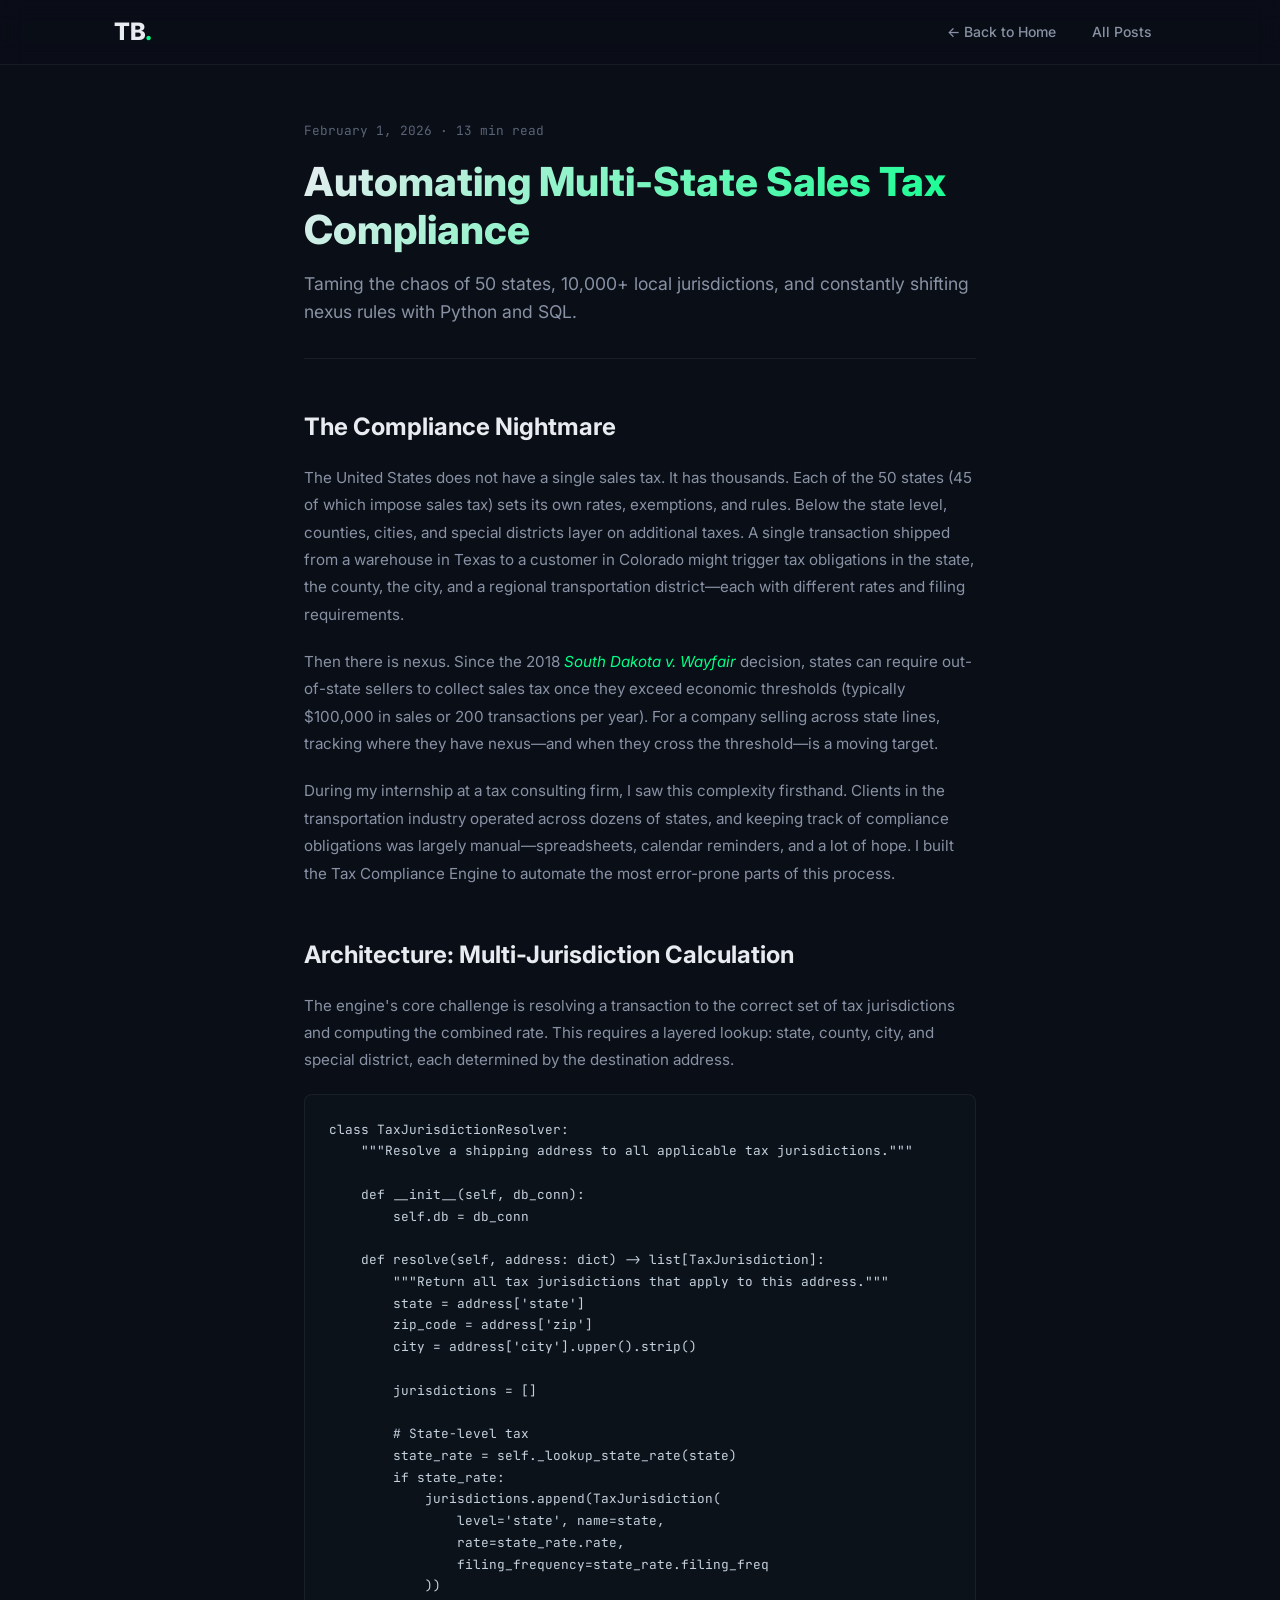
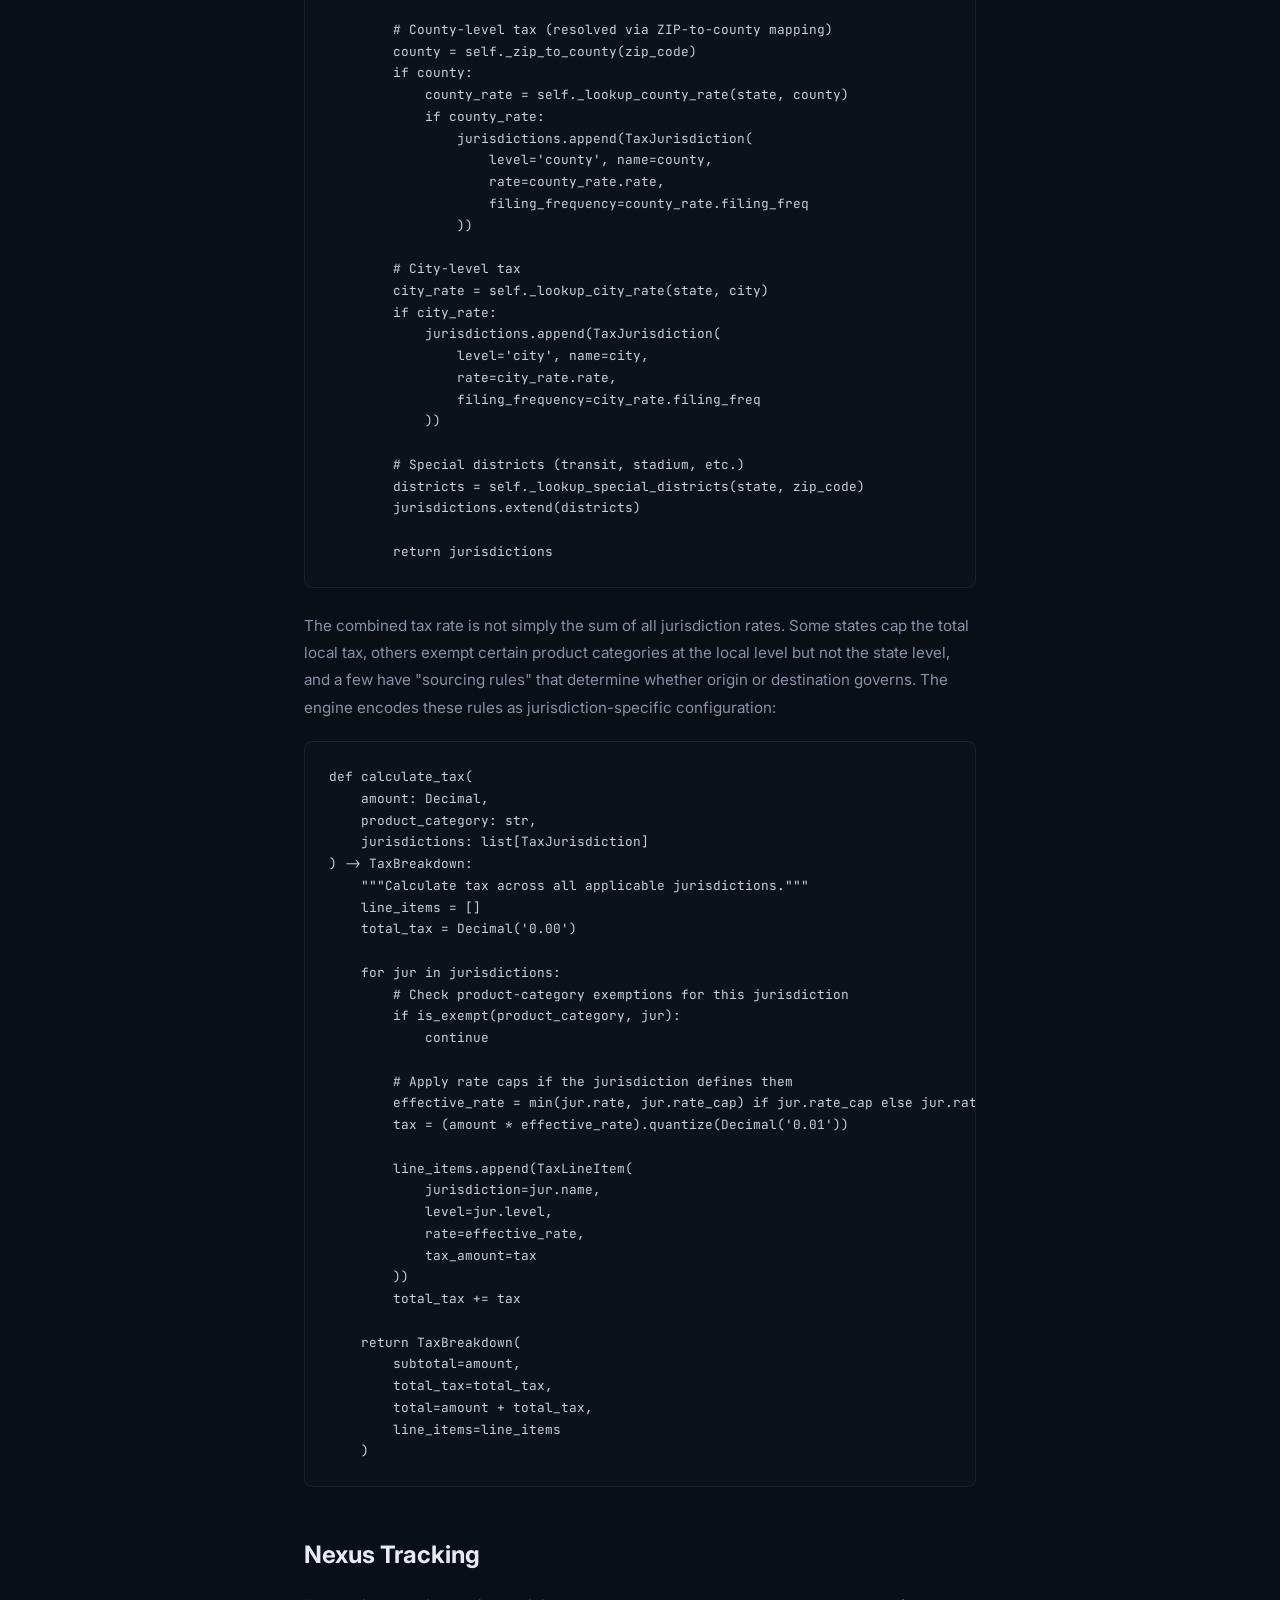
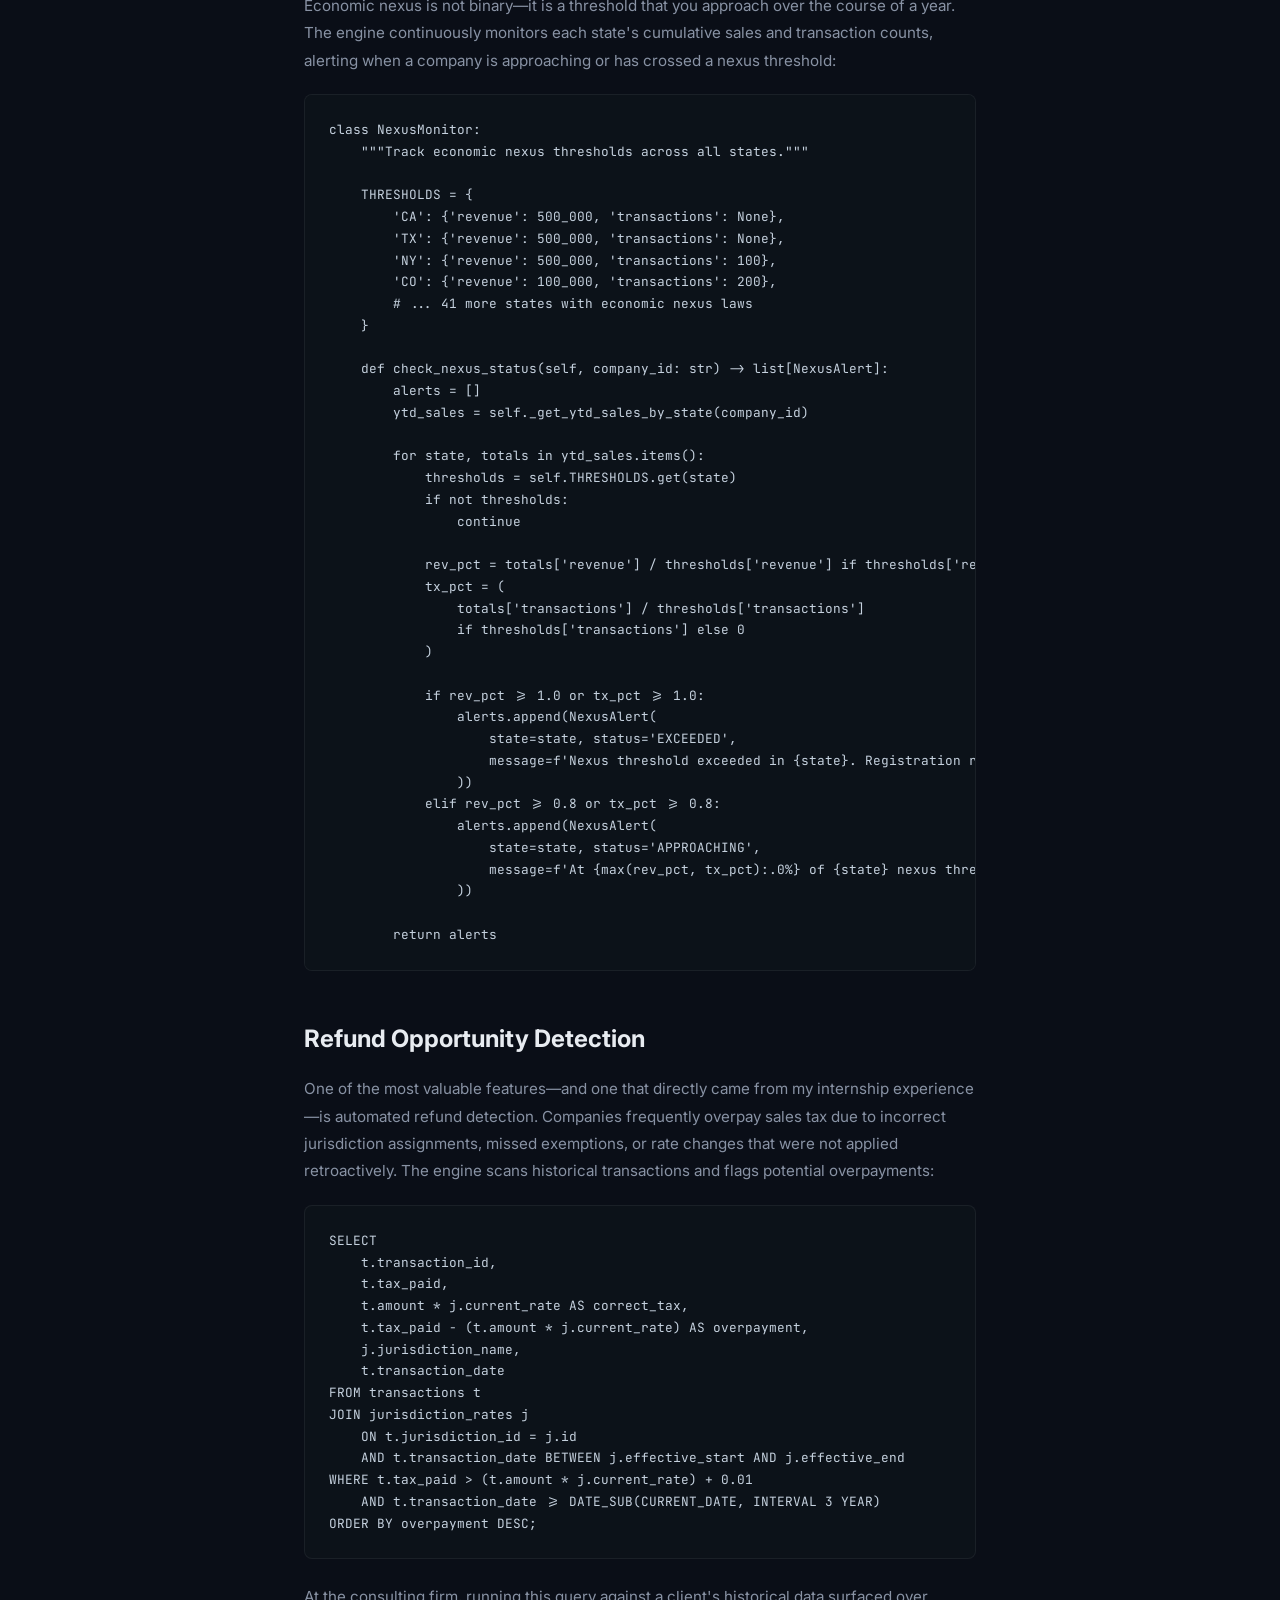
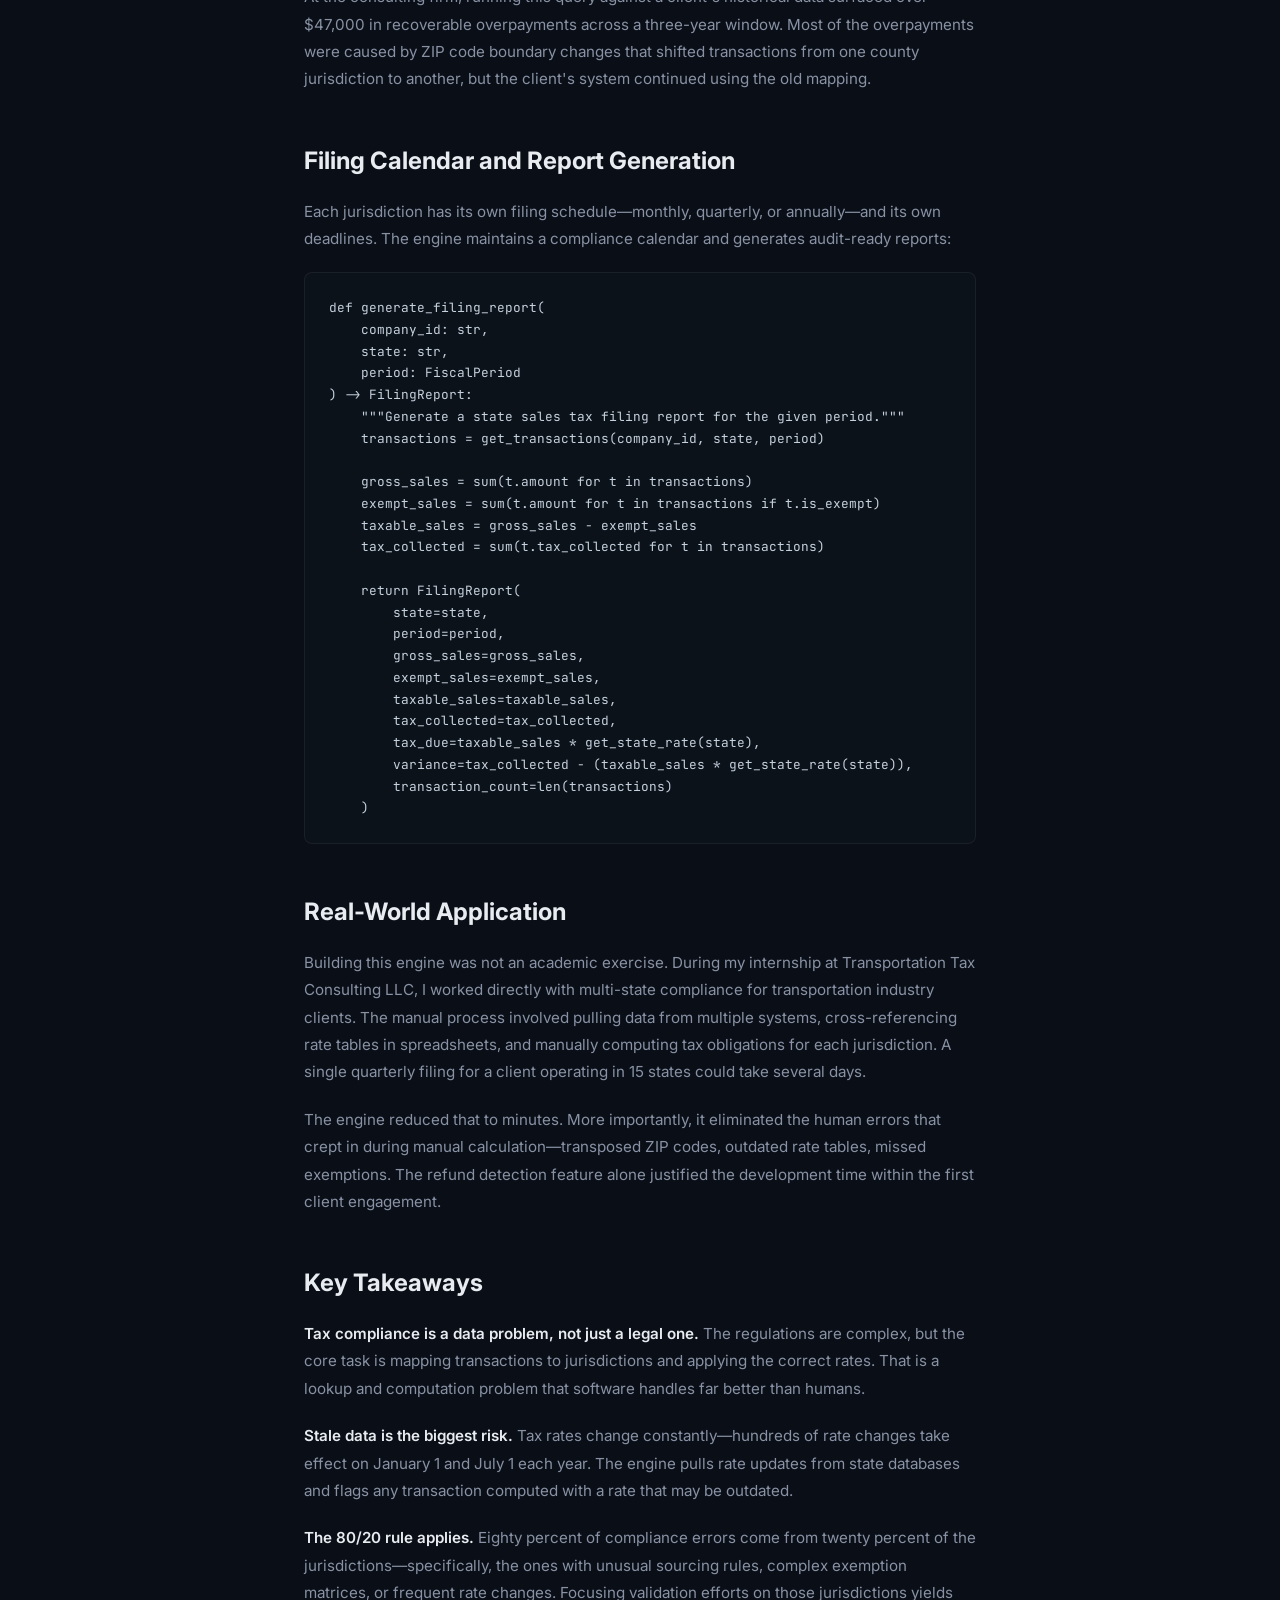
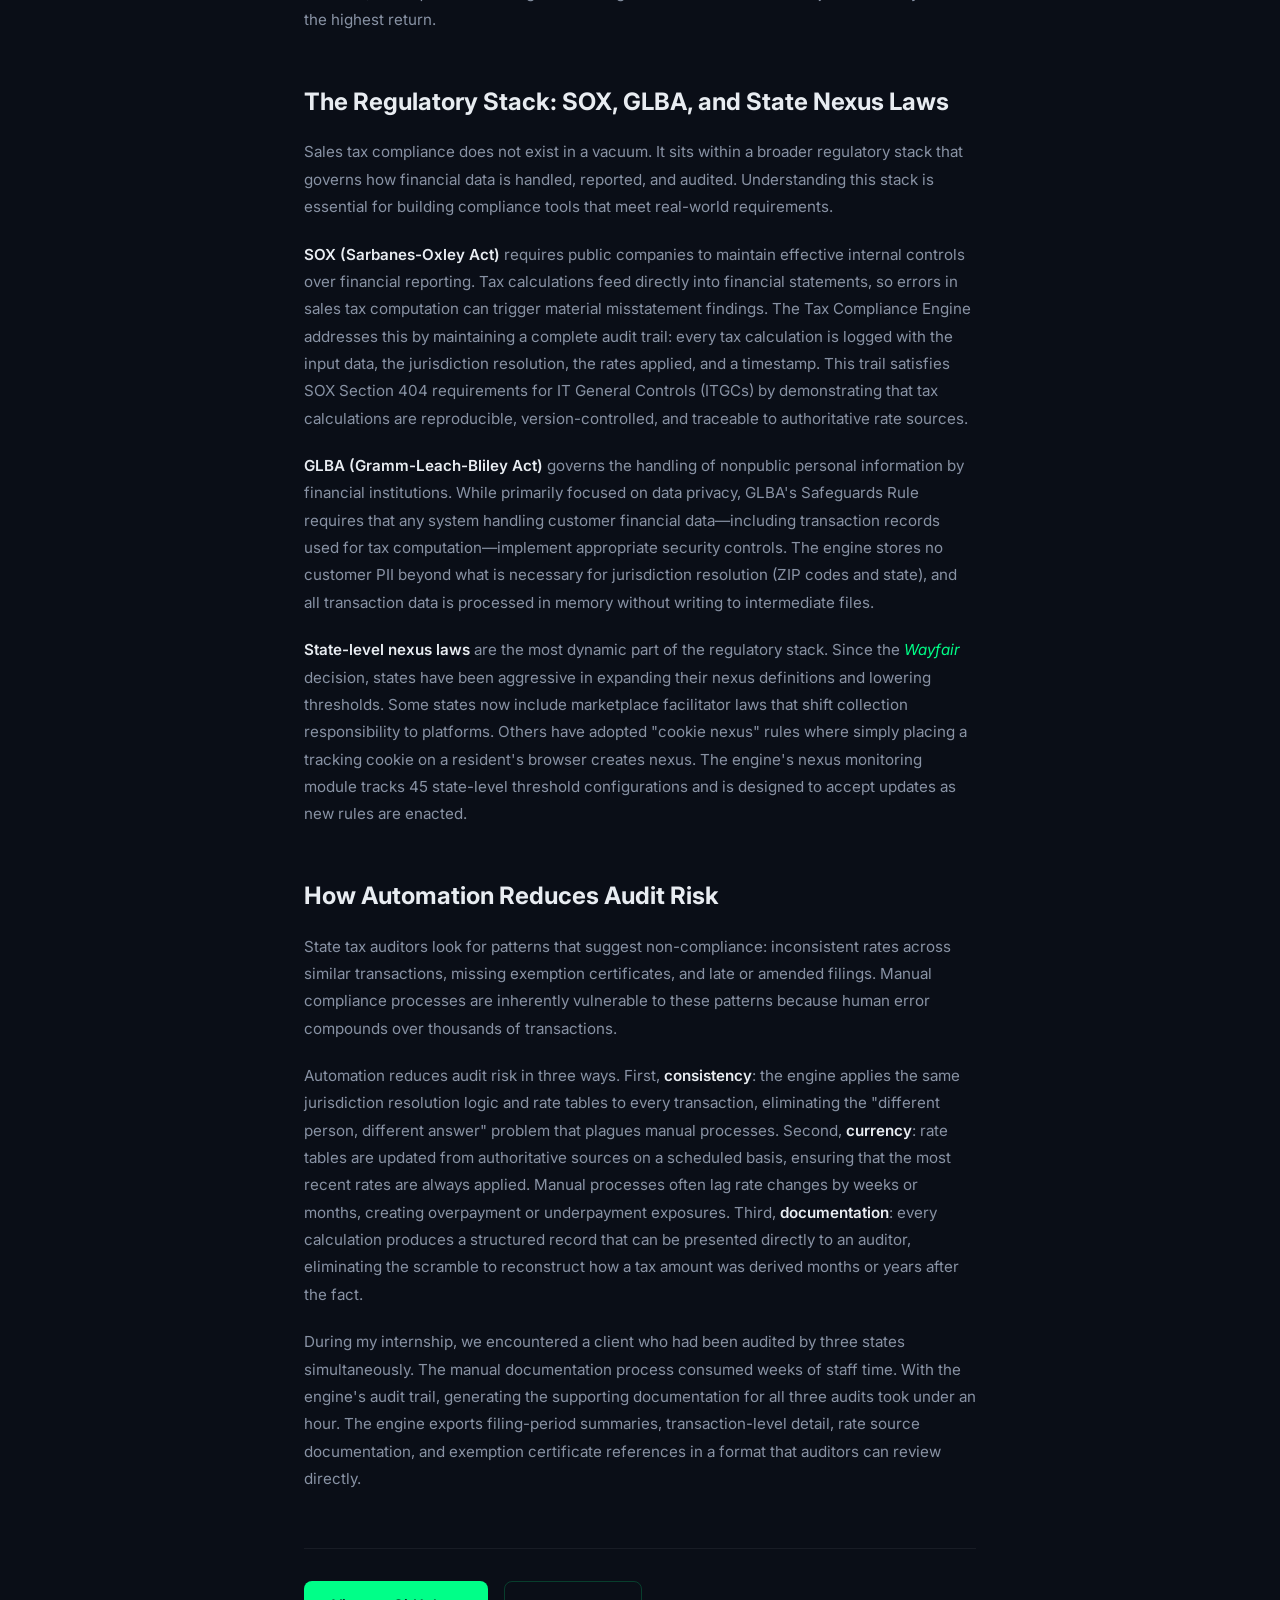
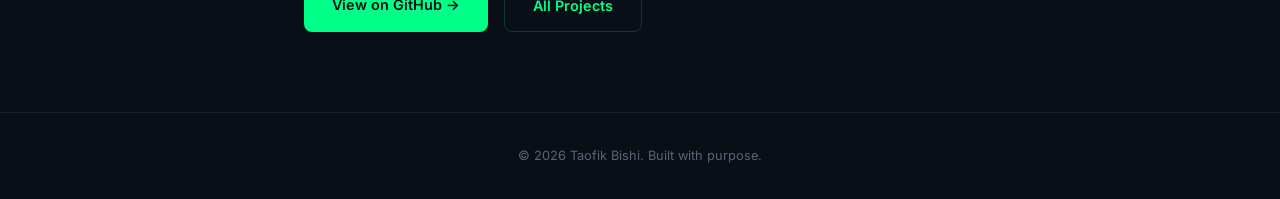
<file: blog/tax-compliance.html>
<!DOCTYPE html>
<html lang="en">
<head>
  <meta charset="UTF-8">
  <meta name="viewport" content="width=device-width, initial-scale=1.0">
  <meta name="description" content="How I built an automated engine to handle multi-state sales tax compliance, including nexus rules, local jurisdictions, and refund opportunity detection.">
  <meta name="author" content="Taofik Bishi">
  <meta property="og:title" content="Automating Multi-State Sales Tax Compliance — Taofik Bishi">
  <meta property="og:description" content="Taming the chaos of 50 states, 10,000+ local jurisdictions, and constantly shifting nexus rules with Python and SQL.">
  <meta property="og:type" content="article">
  <meta property="og:url" content="https://stabrea.github.io/blog/tax-compliance.html">
  <link rel="icon" href="data:image/svg+xml,<svg xmlns='http://www.w3.org/2000/svg' viewBox='0 0 100 100'><text y='.9em' font-size='90'>&#x1f6e1;</text></svg>">
  <title>Automating Multi-State Sales Tax Compliance | Taofik Bishi</title>
  <link rel="preconnect" href="https://fonts.googleapis.com">
  <link rel="preconnect" href="https://fonts.gstatic.com" crossorigin>
  <link href="https://fonts.googleapis.com/css2?family=Inter:wght@300;400;500;600;700;800&family=JetBrains+Mono:wght@400;500&display=swap" rel="stylesheet">
  <link rel="stylesheet" href="../styles.css">
</head>
<body>
  <!-- Reading Progress Bar -->
  <div class="reading-progress" id="reading-progress"></div>

  <!-- Navigation -->
  <nav id="navbar" class="scrolled" role="navigation" aria-label="Blog navigation">
    <div class="nav-container">
      <a href="../index.html" class="nav-logo">TB<span class="accent">.</span></a>
      <ul class="nav-links" id="nav-links" role="list">
        <li><a href="../index.html">&larr; Back to Home</a></li>
        <li><a href="../index.html#blog">All Posts</a></li>
      </ul>
    </div>
  </nav>

  <!-- Article -->
  <article class="blog-article">
    <header class="article-header">
      <div class="article-meta">
        <time datetime="2026-02-01">February 1, 2026</time>
        <span class="meta-separator">&middot;</span>
        <span>13 min read</span>
      </div>
      <h1 class="article-title">Automating Multi-State Sales Tax Compliance</h1>
      <p class="article-subtitle">Taming the chaos of 50 states, 10,000+ local jurisdictions, and constantly shifting nexus rules with Python and SQL.</p>
    </header>

    <div class="article-body">
      <h2>The Compliance Nightmare</h2>
      <p>
        The United States does not have a single sales tax. It has thousands. Each of the 50 states (45 of which impose sales tax) sets its own rates, exemptions, and rules. Below the state level, counties, cities, and special districts layer on additional taxes. A single transaction shipped from a warehouse in Texas to a customer in Colorado might trigger tax obligations in the state, the county, the city, and a regional transportation district&mdash;each with different rates and filing requirements.
      </p>
      <p>
        Then there is nexus. Since the 2018 <em>South Dakota v. Wayfair</em> decision, states can require out-of-state sellers to collect sales tax once they exceed economic thresholds (typically $100,000 in sales or 200 transactions per year). For a company selling across state lines, tracking where they have nexus&mdash;and when they cross the threshold&mdash;is a moving target.
      </p>
      <p>
        During my internship at a tax consulting firm, I saw this complexity firsthand. Clients in the transportation industry operated across dozens of states, and keeping track of compliance obligations was largely manual&mdash;spreadsheets, calendar reminders, and a lot of hope. I built the Tax Compliance Engine to automate the most error-prone parts of this process.
      </p>

      <h2>Architecture: Multi-Jurisdiction Calculation</h2>
      <p>
        The engine's core challenge is resolving a transaction to the correct set of tax jurisdictions and computing the combined rate. This requires a layered lookup: state, county, city, and special district, each determined by the destination address.
      </p>
      <pre><code>class TaxJurisdictionResolver:
    """Resolve a shipping address to all applicable tax jurisdictions."""

    def __init__(self, db_conn):
        self.db = db_conn

    def resolve(self, address: dict) -> list[TaxJurisdiction]:
        """Return all tax jurisdictions that apply to this address."""
        state = address['state']
        zip_code = address['zip']
        city = address['city'].upper().strip()

        jurisdictions = []

        # State-level tax
        state_rate = self._lookup_state_rate(state)
        if state_rate:
            jurisdictions.append(TaxJurisdiction(
                level='state', name=state,
                rate=state_rate.rate,
                filing_frequency=state_rate.filing_freq
            ))

        # County-level tax (resolved via ZIP-to-county mapping)
        county = self._zip_to_county(zip_code)
        if county:
            county_rate = self._lookup_county_rate(state, county)
            if county_rate:
                jurisdictions.append(TaxJurisdiction(
                    level='county', name=county,
                    rate=county_rate.rate,
                    filing_frequency=county_rate.filing_freq
                ))

        # City-level tax
        city_rate = self._lookup_city_rate(state, city)
        if city_rate:
            jurisdictions.append(TaxJurisdiction(
                level='city', name=city,
                rate=city_rate.rate,
                filing_frequency=city_rate.filing_freq
            ))

        # Special districts (transit, stadium, etc.)
        districts = self._lookup_special_districts(state, zip_code)
        jurisdictions.extend(districts)

        return jurisdictions</code></pre>
      <p>
        The combined tax rate is not simply the sum of all jurisdiction rates. Some states cap the total local tax, others exempt certain product categories at the local level but not the state level, and a few have "sourcing rules" that determine whether origin or destination governs. The engine encodes these rules as jurisdiction-specific configuration:
      </p>
      <pre><code>def calculate_tax(
    amount: Decimal,
    product_category: str,
    jurisdictions: list[TaxJurisdiction]
) -> TaxBreakdown:
    """Calculate tax across all applicable jurisdictions."""
    line_items = []
    total_tax = Decimal('0.00')

    for jur in jurisdictions:
        # Check product-category exemptions for this jurisdiction
        if is_exempt(product_category, jur):
            continue

        # Apply rate caps if the jurisdiction defines them
        effective_rate = min(jur.rate, jur.rate_cap) if jur.rate_cap else jur.rate
        tax = (amount * effective_rate).quantize(Decimal('0.01'))

        line_items.append(TaxLineItem(
            jurisdiction=jur.name,
            level=jur.level,
            rate=effective_rate,
            tax_amount=tax
        ))
        total_tax += tax

    return TaxBreakdown(
        subtotal=amount,
        total_tax=total_tax,
        total=amount + total_tax,
        line_items=line_items
    )</code></pre>

      <h2>Nexus Tracking</h2>
      <p>
        Economic nexus is not binary&mdash;it is a threshold that you approach over the course of a year. The engine continuously monitors each state's cumulative sales and transaction counts, alerting when a company is approaching or has crossed a nexus threshold:
      </p>
      <pre><code>class NexusMonitor:
    """Track economic nexus thresholds across all states."""

    THRESHOLDS = {
        'CA': {'revenue': 500_000, 'transactions': None},
        'TX': {'revenue': 500_000, 'transactions': None},
        'NY': {'revenue': 500_000, 'transactions': 100},
        'CO': {'revenue': 100_000, 'transactions': 200},
        # ... 41 more states with economic nexus laws
    }

    def check_nexus_status(self, company_id: str) -> list[NexusAlert]:
        alerts = []
        ytd_sales = self._get_ytd_sales_by_state(company_id)

        for state, totals in ytd_sales.items():
            thresholds = self.THRESHOLDS.get(state)
            if not thresholds:
                continue

            rev_pct = totals['revenue'] / thresholds['revenue'] if thresholds['revenue'] else 0
            tx_pct = (
                totals['transactions'] / thresholds['transactions']
                if thresholds['transactions'] else 0
            )

            if rev_pct >= 1.0 or tx_pct >= 1.0:
                alerts.append(NexusAlert(
                    state=state, status='EXCEEDED',
                    message=f'Nexus threshold exceeded in {state}. Registration required.'
                ))
            elif rev_pct >= 0.8 or tx_pct >= 0.8:
                alerts.append(NexusAlert(
                    state=state, status='APPROACHING',
                    message=f'At {max(rev_pct, tx_pct):.0%} of {state} nexus threshold.'
                ))

        return alerts</code></pre>

      <h2>Refund Opportunity Detection</h2>
      <p>
        One of the most valuable features&mdash;and one that directly came from my internship experience&mdash;is automated refund detection. Companies frequently overpay sales tax due to incorrect jurisdiction assignments, missed exemptions, or rate changes that were not applied retroactively. The engine scans historical transactions and flags potential overpayments:
      </p>
      <pre><code>SELECT
    t.transaction_id,
    t.tax_paid,
    t.amount * j.current_rate AS correct_tax,
    t.tax_paid - (t.amount * j.current_rate) AS overpayment,
    j.jurisdiction_name,
    t.transaction_date
FROM transactions t
JOIN jurisdiction_rates j
    ON t.jurisdiction_id = j.id
    AND t.transaction_date BETWEEN j.effective_start AND j.effective_end
WHERE t.tax_paid > (t.amount * j.current_rate) + 0.01
    AND t.transaction_date >= DATE_SUB(CURRENT_DATE, INTERVAL 3 YEAR)
ORDER BY overpayment DESC;</code></pre>
      <p>
        At the consulting firm, running this query against a client's historical data surfaced over $47,000 in recoverable overpayments across a three-year window. Most of the overpayments were caused by ZIP code boundary changes that shifted transactions from one county jurisdiction to another, but the client's system continued using the old mapping.
      </p>

      <h2>Filing Calendar and Report Generation</h2>
      <p>
        Each jurisdiction has its own filing schedule&mdash;monthly, quarterly, or annually&mdash;and its own deadlines. The engine maintains a compliance calendar and generates audit-ready reports:
      </p>
      <pre><code>def generate_filing_report(
    company_id: str,
    state: str,
    period: FiscalPeriod
) -> FilingReport:
    """Generate a state sales tax filing report for the given period."""
    transactions = get_transactions(company_id, state, period)

    gross_sales = sum(t.amount for t in transactions)
    exempt_sales = sum(t.amount for t in transactions if t.is_exempt)
    taxable_sales = gross_sales - exempt_sales
    tax_collected = sum(t.tax_collected for t in transactions)

    return FilingReport(
        state=state,
        period=period,
        gross_sales=gross_sales,
        exempt_sales=exempt_sales,
        taxable_sales=taxable_sales,
        tax_collected=tax_collected,
        tax_due=taxable_sales * get_state_rate(state),
        variance=tax_collected - (taxable_sales * get_state_rate(state)),
        transaction_count=len(transactions)
    )</code></pre>

      <h2>Real-World Application</h2>
      <p>
        Building this engine was not an academic exercise. During my internship at Transportation Tax Consulting LLC, I worked directly with multi-state compliance for transportation industry clients. The manual process involved pulling data from multiple systems, cross-referencing rate tables in spreadsheets, and manually computing tax obligations for each jurisdiction. A single quarterly filing for a client operating in 15 states could take several days.
      </p>
      <p>
        The engine reduced that to minutes. More importantly, it eliminated the human errors that crept in during manual calculation&mdash;transposed ZIP codes, outdated rate tables, missed exemptions. The refund detection feature alone justified the development time within the first client engagement.
      </p>

      <h2>Key Takeaways</h2>
      <p>
        <strong>Tax compliance is a data problem, not just a legal one.</strong> The regulations are complex, but the core task is mapping transactions to jurisdictions and applying the correct rates. That is a lookup and computation problem that software handles far better than humans.
      </p>
      <p>
        <strong>Stale data is the biggest risk.</strong> Tax rates change constantly&mdash;hundreds of rate changes take effect on January 1 and July 1 each year. The engine pulls rate updates from state databases and flags any transaction computed with a rate that may be outdated.
      </p>
      <p>
        <strong>The 80/20 rule applies.</strong> Eighty percent of compliance errors come from twenty percent of the jurisdictions&mdash;specifically, the ones with unusual sourcing rules, complex exemption matrices, or frequent rate changes. Focusing validation efforts on those jurisdictions yields the highest return.
      </p>

      <h2>The Regulatory Stack: SOX, GLBA, and State Nexus Laws</h2>
      <p>
        Sales tax compliance does not exist in a vacuum. It sits within a broader regulatory stack that governs how financial data is handled, reported, and audited. Understanding this stack is essential for building compliance tools that meet real-world requirements.
      </p>
      <p>
        <strong>SOX (Sarbanes-Oxley Act)</strong> requires public companies to maintain effective internal controls over financial reporting. Tax calculations feed directly into financial statements, so errors in sales tax computation can trigger material misstatement findings. The Tax Compliance Engine addresses this by maintaining a complete audit trail: every tax calculation is logged with the input data, the jurisdiction resolution, the rates applied, and a timestamp. This trail satisfies SOX Section 404 requirements for IT General Controls (ITGCs) by demonstrating that tax calculations are reproducible, version-controlled, and traceable to authoritative rate sources.
      </p>
      <p>
        <strong>GLBA (Gramm-Leach-Bliley Act)</strong> governs the handling of nonpublic personal information by financial institutions. While primarily focused on data privacy, GLBA's Safeguards Rule requires that any system handling customer financial data&mdash;including transaction records used for tax computation&mdash;implement appropriate security controls. The engine stores no customer PII beyond what is necessary for jurisdiction resolution (ZIP codes and state), and all transaction data is processed in memory without writing to intermediate files.
      </p>
      <p>
        <strong>State-level nexus laws</strong> are the most dynamic part of the regulatory stack. Since the <em>Wayfair</em> decision, states have been aggressive in expanding their nexus definitions and lowering thresholds. Some states now include marketplace facilitator laws that shift collection responsibility to platforms. Others have adopted "cookie nexus" rules where simply placing a tracking cookie on a resident's browser creates nexus. The engine's nexus monitoring module tracks 45 state-level threshold configurations and is designed to accept updates as new rules are enacted.
      </p>

      <h2>How Automation Reduces Audit Risk</h2>
      <p>
        State tax auditors look for patterns that suggest non-compliance: inconsistent rates across similar transactions, missing exemption certificates, and late or amended filings. Manual compliance processes are inherently vulnerable to these patterns because human error compounds over thousands of transactions.
      </p>
      <p>
        Automation reduces audit risk in three ways. First, <strong>consistency</strong>: the engine applies the same jurisdiction resolution logic and rate tables to every transaction, eliminating the "different person, different answer" problem that plagues manual processes. Second, <strong>currency</strong>: rate tables are updated from authoritative sources on a scheduled basis, ensuring that the most recent rates are always applied. Manual processes often lag rate changes by weeks or months, creating overpayment or underpayment exposures. Third, <strong>documentation</strong>: every calculation produces a structured record that can be presented directly to an auditor, eliminating the scramble to reconstruct how a tax amount was derived months or years after the fact.
      </p>
      <p>
        During my internship, we encountered a client who had been audited by three states simultaneously. The manual documentation process consumed weeks of staff time. With the engine's audit trail, generating the supporting documentation for all three audits took under an hour. The engine exports filing-period summaries, transaction-level detail, rate source documentation, and exemption certificate references in a format that auditors can review directly.
      </p>

      <div class="article-cta">
        <a href="https://github.com/stabrea/tax-compliance-engine" target="_blank" rel="noopener noreferrer" class="btn btn-primary">View on GitHub &rarr;</a>
        <a href="../index.html#projects" class="btn btn-outline">All Projects</a>
      </div>
    </div>
  </article>

  <!-- Footer -->
  <footer class="footer">
    <div class="container">
      <p>&copy; 2026 Taofik Bishi. Built with purpose.</p>
    </div>
  </footer>

  <script src="../script.js"></script>
  <script>
    // Reading progress bar
    (function() {
      var progress = document.getElementById('reading-progress');
      if (!progress) return;
      window.addEventListener('scroll', function() {
        var docHeight = document.documentElement.scrollHeight - window.innerHeight;
        var scrolled = (window.scrollY / docHeight) * 100;
        progress.style.width = scrolled + '%';
      }, { passive: true });
    })();
  </script>
</body>
</html>
</file>
<file: styles.css>
/* ============================================
   Taofik Bishi — Portfolio Stylesheet
   Dark theme + cyber-green accent
   ============================================ */

/* --- Reset & Base --- */
*,
*::before,
*::after {
  margin: 0;
  padding: 0;
  box-sizing: border-box;
}

:root {
  --bg-primary: #0a0e17;
  --bg-secondary: #0f1520;
  --bg-card: #141c2b;
  --bg-card-hover: #1a2538;
  --accent: #00ff88;
  --accent-dim: rgba(0, 255, 136, 0.15);
  --accent-glow: rgba(0, 255, 136, 0.3);
  --text-primary: #e8ecf1;
  --text-secondary: #8892a4;
  --text-muted: #5a6478;
  --border: rgba(255, 255, 255, 0.06);
  --border-accent: rgba(0, 255, 136, 0.2);
  --font-body: 'Inter', -apple-system, BlinkMacSystemFont, 'Segoe UI', sans-serif;
  --font-mono: 'JetBrains Mono', 'Fira Code', monospace;
  --radius: 8px;
  --radius-lg: 12px;
  --shadow: 0 4px 24px rgba(0, 0, 0, 0.3);
  --shadow-glow: 0 0 20px rgba(0, 255, 136, 0.1);
  --transition: 0.3s cubic-bezier(0.4, 0, 0.2, 1);
  --max-width: 1100px;
}

html {
  scroll-behavior: smooth;
  font-size: 16px;
}

body {
  font-family: var(--font-body);
  background-color: var(--bg-primary);
  color: var(--text-primary);
  line-height: 1.7;
  overflow-x: hidden;
  -webkit-font-smoothing: antialiased;
  -moz-osx-font-smoothing: grayscale;
}

a {
  color: var(--accent);
  text-decoration: none;
  transition: color var(--transition);
}

a:hover {
  color: #33ffaa;
}

img {
  max-width: 100%;
  display: block;
}

/* --- Matrix Background --- */
#matrix-bg {
  position: fixed;
  top: 0;
  left: 0;
  width: 100%;
  height: 100%;
  z-index: 0;
  pointer-events: none;
  opacity: 0.04;
}

/* --- Container --- */
.container {
  max-width: var(--max-width);
  margin: 0 auto;
  padding: 0 24px;
}

/* --- Navigation --- */
#navbar {
  position: fixed;
  top: 0;
  left: 0;
  right: 0;
  z-index: 1000;
  background: rgba(10, 14, 23, 0.85);
  backdrop-filter: blur(12px);
  -webkit-backdrop-filter: blur(12px);
  border-bottom: 1px solid var(--border);
  transition: background var(--transition), box-shadow var(--transition);
}

#navbar.scrolled {
  background: rgba(10, 14, 23, 0.95);
  box-shadow: 0 2px 20px rgba(0, 0, 0, 0.4);
}

.nav-container {
  max-width: var(--max-width);
  margin: 0 auto;
  padding: 0 24px;
  display: flex;
  align-items: center;
  justify-content: space-between;
  height: 64px;
}

.nav-logo {
  font-size: 1.5rem;
  font-weight: 800;
  color: var(--text-primary);
  letter-spacing: -0.5px;
}

.nav-logo .accent {
  color: var(--accent);
}

.nav-logo:hover {
  color: var(--text-primary);
}

.nav-links {
  display: flex;
  list-style: none;
  gap: 8px;
}

.nav-links a {
  color: var(--text-secondary);
  font-size: 0.875rem;
  font-weight: 500;
  padding: 8px 14px;
  border-radius: var(--radius);
  transition: color var(--transition), background var(--transition);
}

.nav-links a:hover,
.nav-links a.active {
  color: var(--accent);
  background: var(--accent-dim);
}

/* Hamburger */
.hamburger {
  display: none;
  flex-direction: column;
  gap: 5px;
  background: none;
  border: none;
  cursor: pointer;
  padding: 4px;
  z-index: 1001;
}

.hamburger span {
  display: block;
  width: 24px;
  height: 2px;
  background: var(--text-primary);
  border-radius: 2px;
  transition: transform var(--transition), opacity var(--transition);
}

.hamburger.active span:nth-child(1) {
  transform: rotate(45deg) translate(5px, 5px);
}

.hamburger.active span:nth-child(2) {
  opacity: 0;
}

.hamburger.active span:nth-child(3) {
  transform: rotate(-45deg) translate(5px, -5px);
}

/* --- Hero Section --- */
.hero {
  position: relative;
  z-index: 1;
  min-height: 100vh;
  display: flex;
  flex-direction: column;
  align-items: center;
  justify-content: center;
  text-align: center;
  padding: 120px 24px 80px;
}

.hero-content {
  max-width: 720px;
}

.hero-greeting {
  font-family: var(--font-mono);
  font-size: 1rem;
  color: var(--accent);
  margin-bottom: 12px;
  letter-spacing: 1px;
}

.hero-name {
  font-size: clamp(2.8rem, 7vw, 4.5rem);
  font-weight: 800;
  line-height: 1.1;
  margin-bottom: 12px;
  background: linear-gradient(135deg, var(--text-primary) 0%, var(--accent) 100%);
  -webkit-background-clip: text;
  -webkit-text-fill-color: transparent;
  background-clip: text;
}

.hero-title {
  font-size: clamp(1.1rem, 3vw, 1.5rem);
  font-weight: 400;
  color: var(--text-secondary);
  margin-bottom: 16px;
}

.hero-tagline {
  font-family: var(--font-mono);
  font-size: 0.95rem;
  color: var(--text-muted);
  min-height: 1.7em;
  margin-bottom: 36px;
}

.hero-tagline .cursor {
  display: inline-block;
  width: 2px;
  height: 1.1em;
  background: var(--accent);
  margin-left: 2px;
  vertical-align: text-bottom;
  animation: blink 1s step-end infinite;
}

@keyframes blink {
  0%, 100% { opacity: 1; }
  50% { opacity: 0; }
}

.hero-cta {
  display: flex;
  gap: 16px;
  justify-content: center;
  flex-wrap: wrap;
}

.hero-scroll-indicator {
  position: absolute;
  bottom: 32px;
  left: 50%;
  transform: translateX(-50%);
  animation: float 2.5s ease-in-out infinite;
}

.scroll-arrow {
  width: 24px;
  height: 24px;
  border-right: 2px solid var(--text-muted);
  border-bottom: 2px solid var(--text-muted);
  transform: rotate(45deg);
  opacity: 0.4;
}

@keyframes float {
  0%, 100% { transform: translateX(-50%) translateY(0); }
  50% { transform: translateX(-50%) translateY(10px); }
}

/* --- Buttons --- */
.btn {
  display: inline-block;
  padding: 12px 28px;
  font-size: 0.9rem;
  font-weight: 600;
  border-radius: var(--radius);
  cursor: pointer;
  transition: all var(--transition);
  border: none;
  font-family: var(--font-body);
}

.btn-primary {
  background: var(--accent);
  color: var(--bg-primary);
}

.btn-primary:hover {
  background: #33ffaa;
  color: var(--bg-primary);
  box-shadow: var(--shadow-glow);
  transform: translateY(-2px);
}

.btn-outline {
  background: transparent;
  color: var(--accent);
  border: 1px solid var(--border-accent);
}

.btn-outline:hover {
  background: var(--accent-dim);
  color: var(--accent);
  transform: translateY(-2px);
}

/* --- Section Base --- */
.section {
  position: relative;
  z-index: 1;
  padding: 100px 0;
}

.section-alt {
  background: var(--bg-secondary);
}

.section-title {
  font-size: 2rem;
  font-weight: 700;
  text-align: center;
  margin-bottom: 56px;
  position: relative;
}

.section-title::after {
  content: '';
  display: block;
  width: 48px;
  height: 3px;
  background: var(--accent);
  margin: 16px auto 0;
  border-radius: 2px;
}

/* --- About Section --- */
.about-content {
  display: grid;
  grid-template-columns: 1fr 1fr;
  gap: 48px;
  align-items: start;
}

.about-text p {
  color: var(--text-secondary);
  margin-bottom: 16px;
  font-size: 0.95rem;
}

.about-text strong {
  color: var(--text-primary);
}

.about-highlights {
  display: flex;
  flex-direction: column;
  gap: 16px;
}

.highlight-card {
  background: var(--bg-card);
  border: 1px solid var(--border);
  border-radius: var(--radius);
  padding: 20px 24px;
  display: flex;
  align-items: center;
  gap: 16px;
  transition: border-color var(--transition), transform var(--transition);
}

.highlight-card:hover {
  border-color: var(--border-accent);
  transform: translateX(4px);
}

.highlight-icon {
  font-size: 1.5rem;
  width: 48px;
  height: 48px;
  display: flex;
  align-items: center;
  justify-content: center;
  background: var(--accent-dim);
  border-radius: var(--radius);
  flex-shrink: 0;
}

.highlight-card h3 {
  font-size: 1rem;
  font-weight: 600;
  margin-bottom: 2px;
}

.highlight-card p {
  font-size: 0.8rem;
  color: var(--text-muted);
}

/* --- Skills Section --- */
.skills-grid {
  display: grid;
  grid-template-columns: repeat(2, 1fr);
  gap: 20px;
}

.skill-card {
  background: var(--bg-card);
  border: 1px solid var(--border);
  border-radius: var(--radius);
  padding: 20px 24px;
  transition: border-color var(--transition), box-shadow var(--transition);
}

.skill-card:hover {
  border-color: var(--border-accent);
  box-shadow: var(--shadow-glow);
}

.skill-header {
  display: flex;
  justify-content: space-between;
  align-items: center;
  margin-bottom: 10px;
}

.skill-name {
  font-weight: 600;
  font-size: 0.95rem;
}

.skill-level {
  font-family: var(--font-mono);
  font-size: 0.8rem;
  color: var(--accent);
}

.skill-bar {
  width: 100%;
  height: 6px;
  background: rgba(255, 255, 255, 0.06);
  border-radius: 3px;
  overflow: hidden;
  margin-bottom: 10px;
}

.skill-fill {
  height: 100%;
  width: 0;
  background: linear-gradient(90deg, var(--accent), #00cc6a);
  border-radius: 3px;
  transition: width 1.2s cubic-bezier(0.4, 0, 0.2, 1);
}

.skill-tag {
  font-size: 0.75rem;
  color: var(--text-muted);
  font-family: var(--font-mono);
}

/* --- Projects Section --- */
.projects-grid {
  display: grid;
  grid-template-columns: repeat(auto-fill, minmax(320px, 1fr));
  gap: 24px;
}

.project-card {
  background: var(--bg-card);
  border: 1px solid var(--border);
  border-radius: var(--radius-lg);
  padding: 32px 28px;
  display: flex;
  flex-direction: column;
  transition: border-color var(--transition), transform var(--transition), box-shadow var(--transition);
}

.project-card:hover {
  border-color: var(--border-accent);
  transform: translateY(-4px);
  box-shadow: var(--shadow-glow);
}

.project-icon {
  font-size: 2rem;
  margin-bottom: 16px;
}

.project-name {
  font-size: 1.15rem;
  font-weight: 700;
  margin-bottom: 10px;
}

.project-desc {
  color: var(--text-secondary);
  font-size: 0.875rem;
  flex-grow: 1;
  margin-bottom: 16px;
}

.project-tags {
  display: flex;
  flex-wrap: wrap;
  gap: 8px;
  margin-bottom: 16px;
}

.project-tags span {
  font-family: var(--font-mono);
  font-size: 0.7rem;
  padding: 4px 10px;
  background: var(--accent-dim);
  color: var(--accent);
  border-radius: 20px;
  border: 1px solid var(--border-accent);
}

.project-link {
  font-size: 0.875rem;
  font-weight: 600;
  display: inline-flex;
  align-items: center;
  gap: 4px;
  transition: gap var(--transition);
}

.project-link:hover {
  gap: 8px;
}

/* --- Blog Section --- */
.blog-grid {
  display: grid;
  grid-template-columns: repeat(auto-fill, minmax(320px, 1fr));
  gap: 24px;
}

.blog-card {
  background: var(--bg-card);
  border: 1px solid var(--border);
  border-radius: var(--radius-lg);
  padding: 32px 28px;
  display: flex;
  flex-direction: column;
  transition: border-color var(--transition), transform var(--transition), box-shadow var(--transition);
  color: var(--text-primary);
  text-decoration: none;
}

.blog-card:hover {
  border-color: var(--border-accent);
  transform: translateY(-4px);
  box-shadow: var(--shadow-glow);
  color: var(--text-primary);
}

.blog-card-tag {
  font-family: var(--font-mono);
  font-size: 0.7rem;
  padding: 4px 10px;
  background: var(--accent-dim);
  color: var(--accent);
  border-radius: 20px;
  border: 1px solid var(--border-accent);
  display: inline-block;
  width: fit-content;
  margin-bottom: 16px;
}

.blog-card-title {
  font-size: 1.15rem;
  font-weight: 700;
  margin-bottom: 10px;
  line-height: 1.4;
}

.blog-card-excerpt {
  color: var(--text-secondary);
  font-size: 0.875rem;
  flex-grow: 1;
  margin-bottom: 16px;
  line-height: 1.6;
}

.blog-card-meta {
  display: flex;
  align-items: center;
  gap: 8px;
  font-family: var(--font-mono);
  font-size: 0.75rem;
  color: var(--text-muted);
}

/* --- Blog Article Page --- */

/* Reading Progress Bar */
.reading-progress {
  position: fixed;
  top: 0;
  left: 0;
  width: 0;
  height: 3px;
  background: linear-gradient(90deg, var(--accent), #33ffaa);
  z-index: 1001;
  transition: width 0.1s linear;
}

.blog-article {
  position: relative;
  z-index: 1;
  max-width: 720px;
  margin: 0 auto;
  padding: 120px 24px 80px;
}

.article-header {
  margin-bottom: 48px;
  padding-bottom: 32px;
  border-bottom: 1px solid var(--border);
}

.article-meta {
  display: flex;
  align-items: center;
  gap: 8px;
  font-family: var(--font-mono);
  font-size: 0.8rem;
  color: var(--text-muted);
  margin-bottom: 16px;
}

.meta-separator {
  color: var(--text-muted);
}

.article-title {
  font-size: clamp(1.8rem, 5vw, 2.5rem);
  font-weight: 800;
  line-height: 1.2;
  margin-bottom: 16px;
  background: linear-gradient(135deg, var(--text-primary) 0%, var(--accent) 100%);
  -webkit-background-clip: text;
  -webkit-text-fill-color: transparent;
  background-clip: text;
}

.article-subtitle {
  font-size: 1.1rem;
  color: var(--text-secondary);
  line-height: 1.6;
}

/* Article Body */
.article-body h2 {
  font-size: 1.5rem;
  font-weight: 700;
  margin-top: 48px;
  margin-bottom: 16px;
  color: var(--text-primary);
}

.article-body h3 {
  font-size: 1.15rem;
  font-weight: 600;
  margin-top: 32px;
  margin-bottom: 12px;
  color: var(--accent);
}

.article-body p {
  color: var(--text-secondary);
  font-size: 0.95rem;
  margin-bottom: 20px;
  line-height: 1.8;
}

.article-body strong {
  color: var(--text-primary);
  font-weight: 600;
}

.article-body em {
  color: var(--accent);
  font-style: italic;
}

.article-body ul,
.article-body ol {
  color: var(--text-secondary);
  font-size: 0.95rem;
  margin-bottom: 20px;
  padding-left: 24px;
  line-height: 1.8;
}

.article-body li {
  margin-bottom: 8px;
}

.article-body li strong {
  color: var(--text-primary);
}

/* Code Blocks */
.article-body code {
  font-family: var(--font-mono);
  font-size: 0.85rem;
  background: var(--bg-card);
  color: var(--accent);
  padding: 2px 6px;
  border-radius: 4px;
  border: 1px solid var(--border);
}

.article-body pre {
  background: #0c1219;
  border: 1px solid var(--border);
  border-radius: var(--radius);
  padding: 24px;
  margin-bottom: 24px;
  overflow-x: auto;
  position: relative;
}

.article-body pre code {
  background: none;
  border: none;
  padding: 0;
  font-size: 0.8rem;
  line-height: 1.7;
  color: #c5d1de;
  display: block;
  white-space: pre;
}

/* Syntax Highlighting (dark theme) */
.article-body pre code .keyword { color: #ff79c6; }
.article-body pre code .string { color: #f1fa8c; }
.article-body pre code .comment { color: #6272a4; }
.article-body pre code .function { color: #50fa7b; }
.article-body pre code .number { color: #bd93f9; }

/* Article CTA */
.article-cta {
  margin-top: 56px;
  padding-top: 32px;
  border-top: 1px solid var(--border);
  display: flex;
  gap: 16px;
  flex-wrap: wrap;
}

/* --- Contact Resume Button --- */
.contact-resume {
  text-align: center;
  margin-bottom: 32px;
}

/* --- Experience Timeline --- */
.timeline {
  position: relative;
  max-width: 700px;
  margin: 0 auto;
  padding-left: 32px;
}

.timeline::before {
  content: '';
  position: absolute;
  left: 7px;
  top: 8px;
  bottom: 8px;
  width: 2px;
  background: linear-gradient(180deg, var(--accent), var(--border));
}

.timeline-item {
  position: relative;
  margin-bottom: 40px;
}

.timeline-item:last-child {
  margin-bottom: 0;
}

.timeline-marker {
  position: absolute;
  left: -32px;
  top: 6px;
  width: 16px;
  height: 16px;
  border-radius: 50%;
  background: var(--bg-primary);
  border: 2px solid var(--accent);
  z-index: 1;
}

.timeline-item:first-child .timeline-marker {
  background: var(--accent);
  box-shadow: 0 0 12px var(--accent-glow);
}

.timeline-content {
  background: var(--bg-card);
  border: 1px solid var(--border);
  border-radius: var(--radius);
  padding: 24px;
  transition: border-color var(--transition);
}

.timeline-content:hover {
  border-color: var(--border-accent);
}

.timeline-date {
  font-family: var(--font-mono);
  font-size: 0.8rem;
  color: var(--accent);
  margin-bottom: 8px;
  display: block;
}

.timeline-content h3 {
  font-size: 1.1rem;
  font-weight: 700;
  margin-bottom: 4px;
}

.timeline-content h4 {
  font-size: 0.9rem;
  font-weight: 400;
  color: var(--text-muted);
  margin-bottom: 12px;
}

.timeline-content p {
  color: var(--text-secondary);
  font-size: 0.875rem;
}

/* --- Education & Certifications --- */
.education-grid {
  display: grid;
  grid-template-columns: 1fr 1fr;
  gap: 48px;
}

.subsection-title {
  font-size: 1.2rem;
  font-weight: 600;
  margin-bottom: 24px;
  color: var(--accent);
  font-family: var(--font-mono);
  text-transform: uppercase;
  letter-spacing: 2px;
  font-size: 0.85rem;
}

.edu-card {
  display: flex;
  gap: 16px;
  background: var(--bg-card);
  border: 1px solid var(--border);
  border-radius: var(--radius);
  padding: 24px;
  margin-bottom: 16px;
  transition: border-color var(--transition);
}

.edu-card:hover {
  border-color: var(--border-accent);
}

.edu-icon {
  font-size: 1.5rem;
  flex-shrink: 0;
}

.edu-details h4 {
  font-size: 1rem;
  font-weight: 600;
  margin-bottom: 4px;
}

.edu-degree {
  font-size: 0.9rem;
  color: var(--accent);
  margin-bottom: 4px;
}

.edu-date,
.edu-location {
  font-size: 0.8rem;
  color: var(--text-muted);
}

.cert-card {
  display: flex;
  gap: 16px;
  align-items: center;
  background: var(--bg-card);
  border: 1px solid var(--border);
  border-radius: var(--radius);
  padding: 20px 24px;
  margin-bottom: 16px;
  transition: border-color var(--transition);
}

.cert-card:hover {
  border-color: var(--border-accent);
}

.cert-badge {
  width: 48px;
  height: 48px;
  display: flex;
  align-items: center;
  justify-content: center;
  background: var(--accent-dim);
  border: 1px solid var(--border-accent);
  border-radius: var(--radius);
  font-family: var(--font-mono);
  font-weight: 700;
  font-size: 0.85rem;
  color: var(--accent);
  flex-shrink: 0;
}

.cert-details h4 {
  font-size: 0.95rem;
  font-weight: 600;
  margin-bottom: 2px;
}

.cert-details p {
  font-size: 0.8rem;
  color: var(--text-muted);
}

/* --- Contact Section --- */
.contact-intro {
  text-align: center;
  color: var(--text-secondary);
  max-width: 560px;
  margin: -24px auto 40px;
  font-size: 0.95rem;
}

.contact-grid {
  display: grid;
  grid-template-columns: repeat(4, 1fr);
  gap: 20px;
}

.contact-card {
  background: var(--bg-card);
  border: 1px solid var(--border);
  border-radius: var(--radius-lg);
  padding: 32px 20px;
  text-align: center;
  transition: border-color var(--transition), transform var(--transition), box-shadow var(--transition);
  color: var(--text-primary);
  display: block;
}

.contact-card:hover {
  border-color: var(--border-accent);
  transform: translateY(-4px);
  box-shadow: var(--shadow-glow);
  color: var(--text-primary);
}

.contact-icon {
  font-size: 1.5rem;
  font-weight: 700;
  width: 56px;
  height: 56px;
  display: flex;
  align-items: center;
  justify-content: center;
  background: var(--accent-dim);
  border-radius: 50%;
  margin: 0 auto 16px;
  color: var(--accent);
  font-family: var(--font-mono);
}

.contact-card h3 {
  font-size: 0.95rem;
  font-weight: 600;
  margin-bottom: 6px;
}

.contact-card p {
  font-size: 0.8rem;
  color: var(--text-muted);
  word-break: break-word;
}

/* --- Footer --- */
.footer {
  position: relative;
  z-index: 1;
  text-align: center;
  padding: 32px 24px;
  border-top: 1px solid var(--border);
  background: var(--bg-primary);
}

.footer p {
  font-size: 0.8rem;
  color: var(--text-muted);
}

/* --- Fade-in Animation --- */
.fade-in {
  opacity: 0;
  transform: translateY(24px);
  transition: opacity 0.7s ease-out, transform 0.7s ease-out;
}

.fade-in.visible {
  opacity: 1;
  transform: translateY(0);
}

/* --- Responsive --- */

/* Tablet */
@media (max-width: 900px) {
  .about-content {
    grid-template-columns: 1fr;
    gap: 32px;
  }

  .education-grid {
    grid-template-columns: 1fr;
    gap: 40px;
  }

  .contact-grid {
    grid-template-columns: repeat(2, 1fr);
  }

  .skills-grid {
    grid-template-columns: 1fr;
  }

  .blog-grid {
    grid-template-columns: 1fr;
  }
}

/* Mobile */
@media (max-width: 640px) {
  .hamburger {
    display: flex;
  }

  .nav-links {
    display: none;
    position: fixed;
    top: 0;
    left: 0;
    right: 0;
    bottom: 0;
    background: rgba(10, 14, 23, 0.98);
    flex-direction: column;
    align-items: center;
    justify-content: center;
    gap: 8px;
    z-index: 999;
  }

  .nav-links.open {
    display: flex;
  }

  .nav-links a {
    font-size: 1.2rem;
    padding: 12px 24px;
  }

  .hero {
    padding: 100px 20px 60px;
  }

  .section {
    padding: 72px 0;
  }

  .section-title {
    font-size: 1.6rem;
    margin-bottom: 40px;
  }

  .projects-grid {
    grid-template-columns: 1fr;
  }

  .blog-grid {
    grid-template-columns: 1fr;
  }

  .contact-grid {
    grid-template-columns: 1fr;
  }

  .hero-cta {
    flex-direction: column;
    align-items: center;
  }

  .btn {
    width: 100%;
    max-width: 240px;
    text-align: center;
  }

  /* Blog article mobile */
  .blog-article {
    padding: 100px 16px 60px;
  }

  .article-title {
    font-size: 1.6rem;
  }

  .article-body h2 {
    font-size: 1.3rem;
  }

  .article-body pre {
    padding: 16px;
    margin-left: -16px;
    margin-right: -16px;
    border-radius: 0;
  }

  .article-body pre code {
    font-size: 0.72rem;
  }

  .article-cta {
    flex-direction: column;
  }

  .article-cta .btn {
    text-align: center;
  }
}

/* --- Accessibility --- */

/* Disable animations for users who prefer reduced motion */
@media (prefers-reduced-motion: reduce) {
  *, *::before, *::after {
    animation-duration: 0.01ms !important;
    animation-iteration-count: 1 !important;
    transition-duration: 0.01ms !important;
    scroll-behavior: auto !important;
  }
  .fade-in {
    opacity: 1;
    transform: none;
  }
  .hero-scroll-indicator {
    animation: none;
  }
}

/* Focus-visible styles for keyboard navigation */
:focus-visible {
  outline: 2px solid var(--accent);
  outline-offset: 2px;
  border-radius: 2px;
}

a:focus-visible,
button:focus-visible,
input:focus-visible {
  outline: 2px solid var(--accent);
  outline-offset: 2px;
}

.btn:focus-visible {
  box-shadow: 0 0 0 3px var(--accent-glow);
}

.nav-links a:focus-visible {
  background: var(--accent-dim);
  outline: none;
}
</file>
